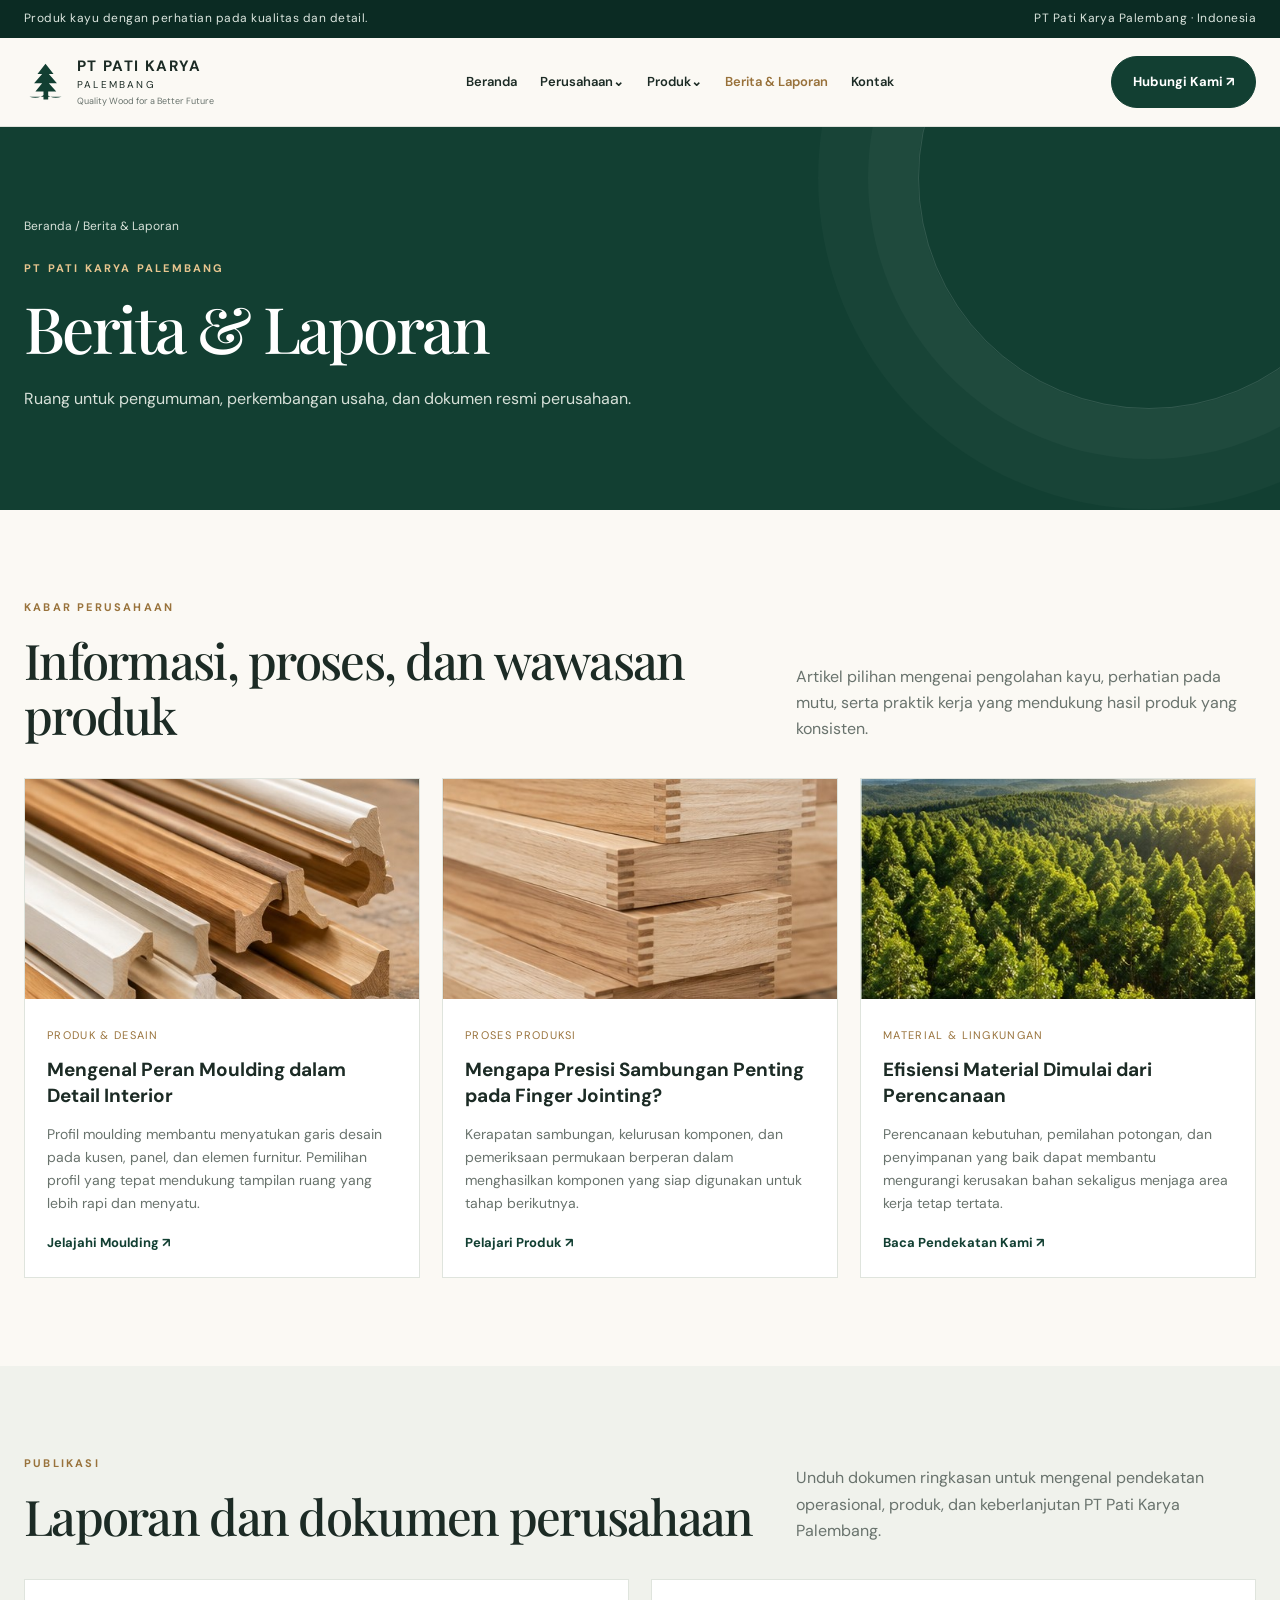
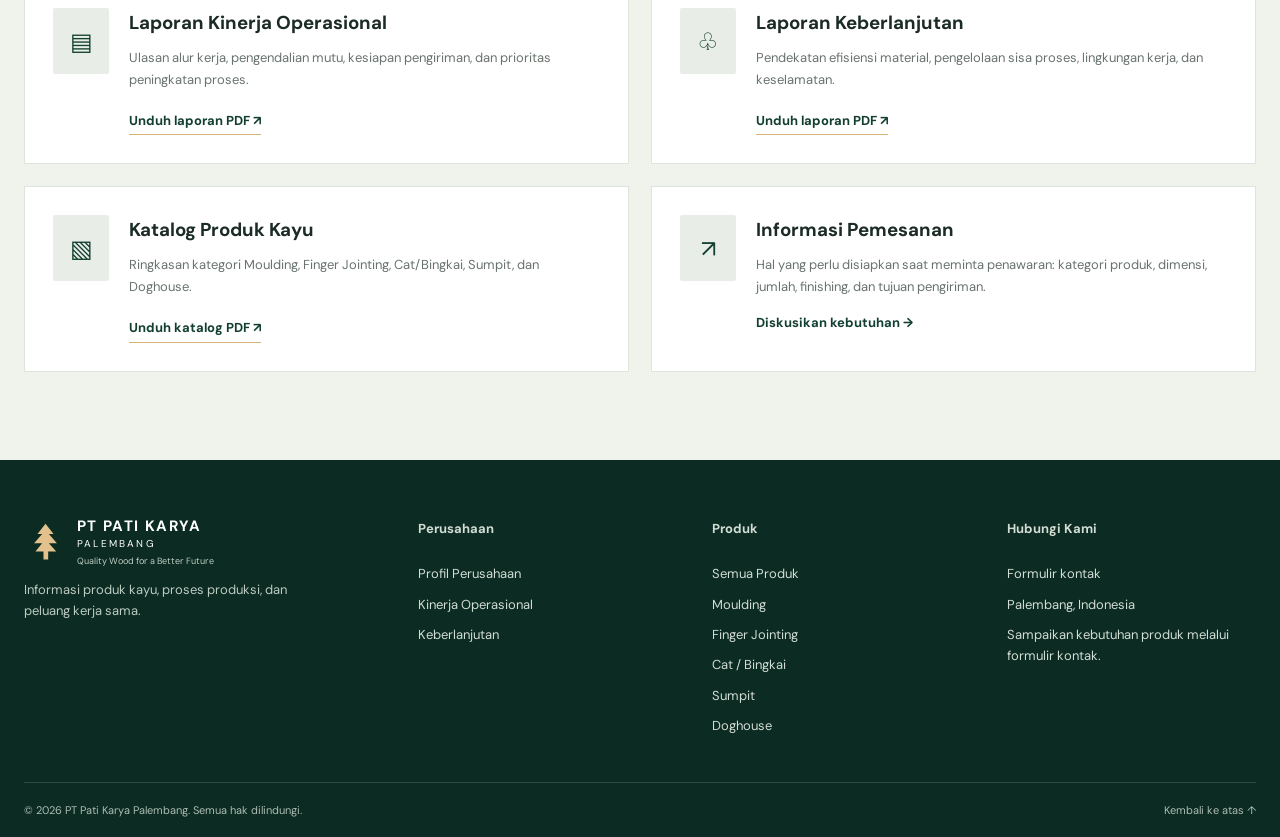
<file: berita.html>
<!DOCTYPE html>
<html lang="id">
 <head>
  <meta charset="utf-8"/>
  <meta content="width=device-width,initial-scale=1" name="viewport"/>
  <meta content="Informasi PT Pati Karya Palembang" name="description"/>
  <meta content="#123f32" name="theme-color"/>
  <title>
   Berita &amp; Laporan | PT Pati Karya Palembang
  </title>
  <link href="assets/css/style.css" rel="stylesheet"/>
 </head>
 <body id="top">
  <div class="topbar">
   <div class="container">
    <span>
     Produk kayu dengan perhatian pada kualitas dan detail.
    </span>
    <span>
     PT Pati Karya Palembang · Indonesia
    </span>
   </div>
  </div>
  <header class="header">
   <div class="container nav">
    <a class="brand" href="index.html">
     <span class="brand-mark">
      <svg viewBox="0 0 64 64">
       <path d="M32 5 20 20h7L15 34h12L17 46h12v12h7V46h12L37 34h12L37 20h7L32 5Z">
       </path>
       <path d="M8 54c10 3 17 1 24-4 7 5 14 7 24 4">
       </path>
      </svg>
     </span>
     <span class="brand-copy">
      <strong>
       PT PATI KARYA
      </strong>
      <small>
       PALEMBANG
      </small>
      <em>
       Quality Wood for a Better Future
      </em>
     </span>
    </a>
    <button aria-expanded="false" aria-label="Buka navigasi" class="menu-toggle">
     ☰
    </button>
    <nav class="navlinks">
     <a class="" href="index.html">
      Beranda
     </a>
     <div class="navgroup">
      <button aria-haspopup="true" type="button">
       Perusahaan⌄
      </button>
      <div class="dropdown">
       <a href="perusahaan.html">
        Profil Perusahaan
       </a>
       <a href="kinerja.html">
        Kinerja Operasional
       </a>
       <a href="keberlanjutan.html">
        Keberlanjutan
       </a>
      </div>
     </div>
     <div class="navgroup">
      <button aria-haspopup="true" type="button">
       Produk⌄
      </button>
      <div class="dropdown">
       <a href="produk.html">
        Semua Produk
       </a>
       <a href="produk/moulding.html">
        Moulding
       </a>
       <a href="produk/finger-jointing.html">
        Finger Jointing
       </a>
       <a href="produk/cat-bingkai.html">
        Cat / Bingkai
       </a>
       <a href="produk/sumpit.html">
        Sumpit
       </a>
       <a href="produk/doghouse.html">
        Doghouse
       </a>
      </div>
     </div>
     <a class="current" href="berita.html">
      Berita &amp; Laporan
     </a>
     <a class="" href="kontak.html">
      Kontak
     </a>
    </nav>
    <a class="nav-cta" href="kontak.html">
     Hubungi Kami ↗
    </a>
   </div>
  </header>
  <main>
   <section class="page-hero">
    <div class="container">
     <div class="breadcrumb">
      <a href="index.html">
       Beranda
      </a>
      / Berita &amp; Laporan
     </div>
     <p class="eyebrow light">
      PT PATI KARYA PALEMBANG
     </p>
     <h1>
      Berita &amp; Laporan
     </h1>
     <p>
      Ruang untuk pengumuman, perkembangan usaha, dan dokumen resmi perusahaan.
     </p>
    </div>
   </section>
   <section class="section">
    <div class="container">
     <div class="section-head">
      <div>
       <p class="eyebrow">
        KABAR PERUSAHAAN
       </p>
       <h2>
        Informasi, proses, dan wawasan produk
       </h2>
      </div>
      <p>
       Artikel pilihan mengenai pengolahan kayu, perhatian pada mutu, serta praktik kerja yang mendukung hasil produk yang konsisten.
      </p>
     </div>
     <div class="grid news-grid">
      <article class="news-card">
       <img alt="Profil moulding kayu dengan detail permukaan" src="assets/img/moulding.jpg"/>
       <div class="news-body">
        <span class="date">
         PRODUK &amp; DESAIN
        </span>
        <h3>
         Mengenal Peran Moulding dalam Detail Interior
        </h3>
        <p>
         Profil moulding membantu menyatukan garis desain pada kusen, panel, dan elemen furnitur. Pemilihan profil yang tepat mendukung tampilan ruang yang lebih rapi dan menyatu.
        </p>
        <a class="text-link" href="produk/moulding.html">
         Jelajahi Moulding ↗
        </a>
       </div>
      </article>
      <article class="news-card">
       <img alt="Sambungan finger joint pada komponen kayu" src="assets/img/finger-jointing.jpg"/>
       <div class="news-body">
        <span class="date">
         PROSES PRODUKSI
        </span>
        <h3>
         Mengapa Presisi Sambungan Penting pada Finger Jointing?
        </h3>
        <p>
         Kerapatan sambungan, kelurusan komponen, dan pemeriksaan permukaan berperan dalam menghasilkan komponen yang siap digunakan untuk tahap berikutnya.
        </p>
        <a class="text-link" href="produk/finger-jointing.html">
         Pelajari Produk ↗
        </a>
       </div>
      </article>
      <article class="news-card">
       <img alt="Hutan tanaman di bawah cahaya matahari" src="assets/img/forest.jpg"/>
       <div class="news-body">
        <span class="date">
         MATERIAL &amp; LINGKUNGAN
        </span>
        <h3>
         Efisiensi Material Dimulai dari Perencanaan
        </h3>
        <p>
         Perencanaan kebutuhan, pemilahan potongan, dan penyimpanan yang baik dapat membantu mengurangi kerusakan bahan sekaligus menjaga area kerja tetap tertata.
        </p>
        <a class="text-link" href="keberlanjutan.html">
         Baca Pendekatan Kami ↗
        </a>
       </div>
      </article>
     </div>
    </div>
   </section>
   <section class="section alt">
    <div class="container">
     <div class="section-head">
      <div>
       <p class="eyebrow">
        PUBLIKASI
       </p>
       <h2>
        Laporan dan dokumen perusahaan
       </h2>
      </div>
      <p>
       Unduh dokumen ringkasan untuk mengenal pendekatan operasional, produk, dan keberlanjutan PT Pati Karya Palembang.
      </p>
     </div>
     <div class="grid report-grid">
      <article class="report-card">
       <div class="report-icon">
        ▤
       </div>
       <div>
        <h3>
         Laporan Kinerja Operasional
        </h3>
        <p>
         Ulasan alur kerja, pengendalian mutu, kesiapan pengiriman, dan prioritas peningkatan proses.
        </p>
        <a class="report-download" download="" href="assets/reports/Laporan_Kinerja_Operasional.pdf">
         Unduh laporan PDF ↗
        </a>
       </div>
      </article>
      <article class="report-card">
       <div class="report-icon">
        ♧
       </div>
       <div>
        <h3>
         Laporan Keberlanjutan
        </h3>
        <p>
         Pendekatan efisiensi material, pengelolaan sisa proses, lingkungan kerja, dan keselamatan.
        </p>
        <a class="report-download" download="" href="assets/reports/Laporan_Keberlanjutan.pdf">
         Unduh laporan PDF ↗
        </a>
       </div>
      </article>
      <article class="report-card">
       <div class="report-icon">
        ▧
       </div>
       <div>
        <h3>
         Katalog Produk Kayu
        </h3>
        <p>
         Ringkasan kategori Moulding, Finger Jointing, Cat/Bingkai, Sumpit, dan Doghouse.
        </p>
        <a class="report-download" download="" href="assets/reports/Katalog_Produk.pdf">
         Unduh katalog PDF ↗
        </a>
       </div>
      </article>
      <article class="report-card">
       <div class="report-icon">
        ↗
       </div>
       <div>
        <h3>
         Informasi Pemesanan
        </h3>
        <p>
         Hal yang perlu disiapkan saat meminta penawaran: kategori produk, dimensi, jumlah, finishing, dan tujuan pengiriman.
        </p>
        <a class="text-link" href="kontak.html">
         Diskusikan kebutuhan →
        </a>
       </div>
      </article>
     </div>
    </div>
   </section>
  </main>
  <footer class="footer">
   <div class="container footer-main">
    <div>
     <a class="brand brand-footer" href="index.html">
      <span class="brand-mark">
       <svg viewBox="0 0 64 64">
        <path d="M32 5 20 20h7L15 34h12L17 46h12v12h7V46h12L37 34h12L37 20h7L32 5Z">
        </path>
       </svg>
      </span>
      <span class="brand-copy">
       <strong>
        PT PATI KARYA
       </strong>
       <small>
        PALEMBANG
       </small>
       <em>
        Quality Wood for a Better Future
       </em>
      </span>
     </a>
     <p class="footer-tagline">
      Informasi produk kayu, proses produksi, dan peluang kerja sama.
     </p>
    </div>
    <div class="footer-links">
     <h3>
      Perusahaan
     </h3>
     <a href="perusahaan.html">
      Profil Perusahaan
     </a>
     <a href="kinerja.html">
      Kinerja Operasional
     </a>
     <a href="keberlanjutan.html">
      Keberlanjutan
     </a>
    </div>
    <div class="footer-links">
     <h3>
      Produk
     </h3>
     <a href="produk.html">
      Semua Produk
     </a>
     <a href="produk/moulding.html">
      Moulding
     </a>
     <a href="produk/finger-jointing.html">
      Finger Jointing
     </a>
     <a href="produk/cat-bingkai.html">
      Cat / Bingkai
     </a>
     <a href="produk/sumpit.html">
      Sumpit
     </a>
     <a href="produk/doghouse.html">
      Doghouse
     </a>
    </div>
    <div class="footer-links">
     <h3>
      Hubungi Kami
     </h3>
     <a href="kontak.html">
      Formulir kontak
     </a>
     <span>
      Palembang, Indonesia
     </span>
     <span>
      Sampaikan kebutuhan produk melalui formulir kontak.
     </span>
    </div>
   </div>
   <div class="container footer-bottom">
    <span>
     ©
     <span data-year="">
     </span>
     PT Pati Karya Palembang. Semua hak dilindungi.
    </span>
    <a href="#top">
     Kembali ke atas ↑
    </a>
   </div>
  </footer>
  <script src="assets/js/main.js">
  </script>
 </body>
</html>
</file>
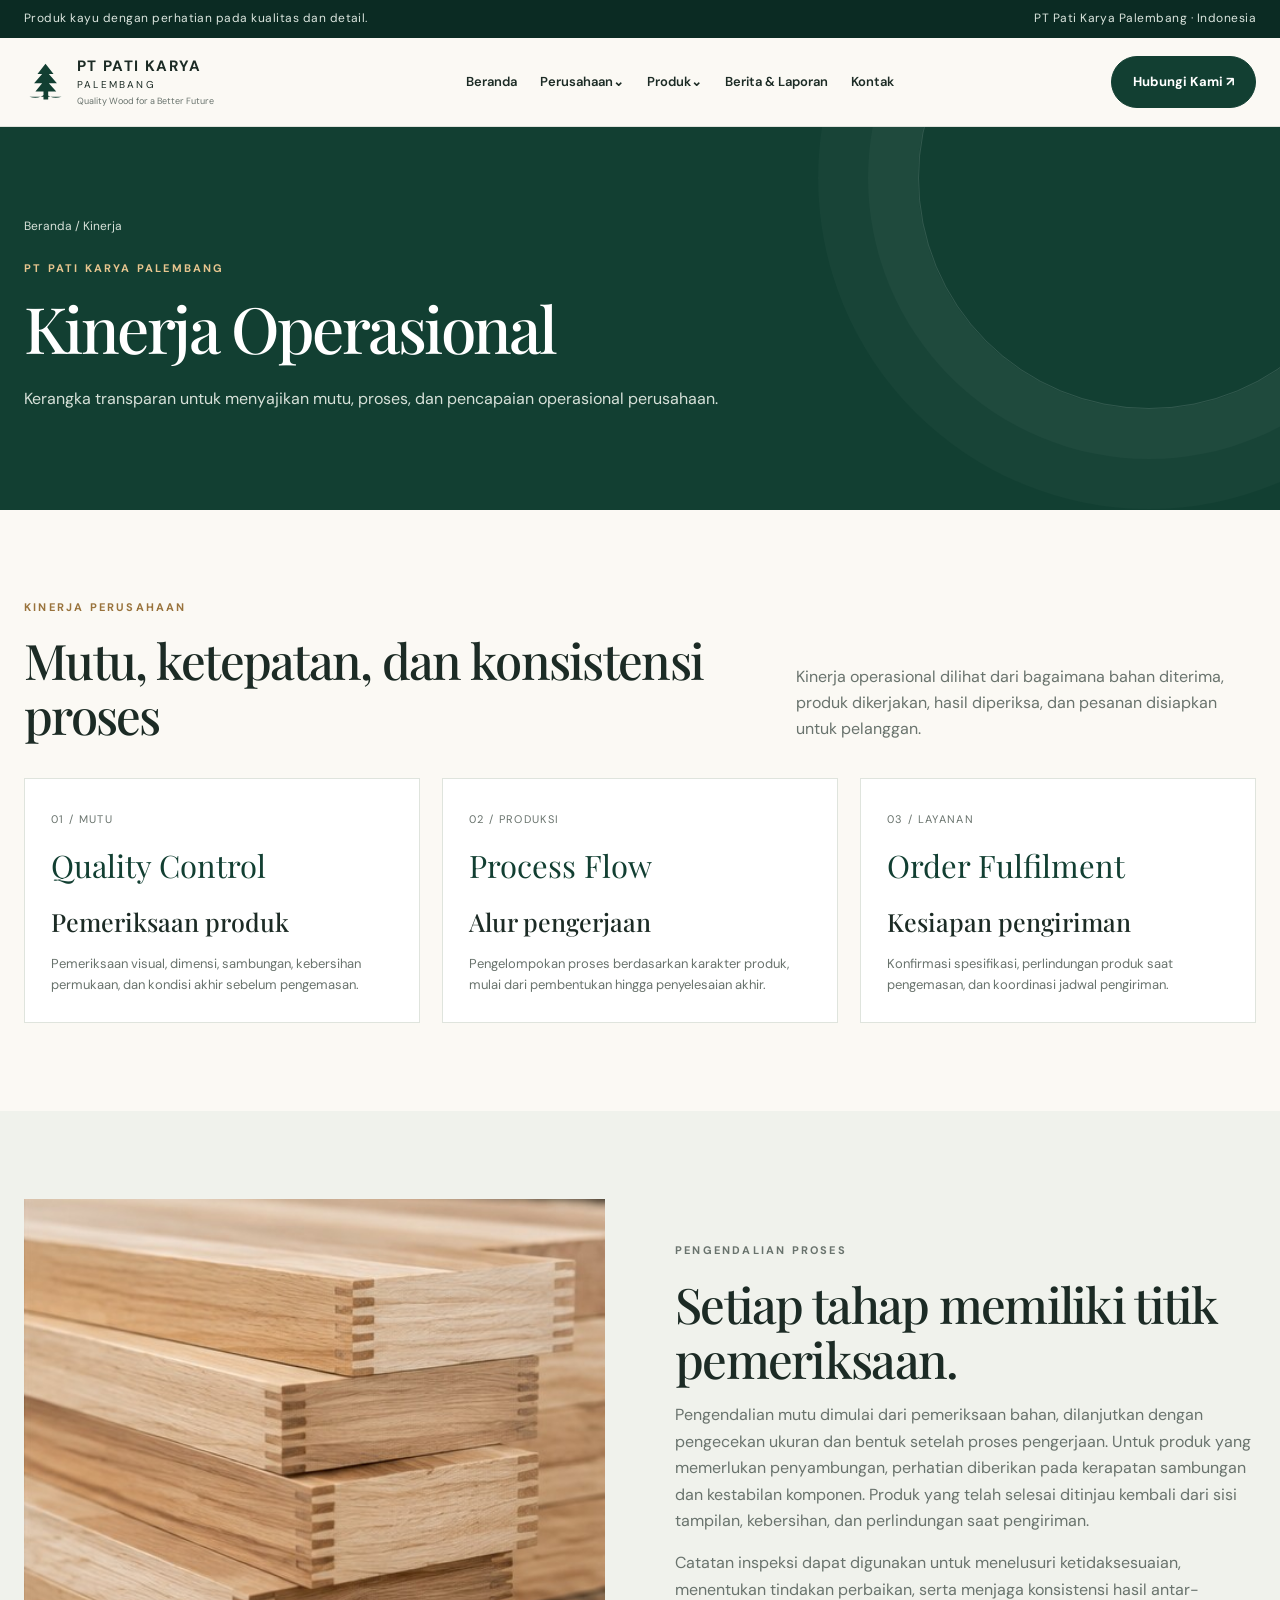
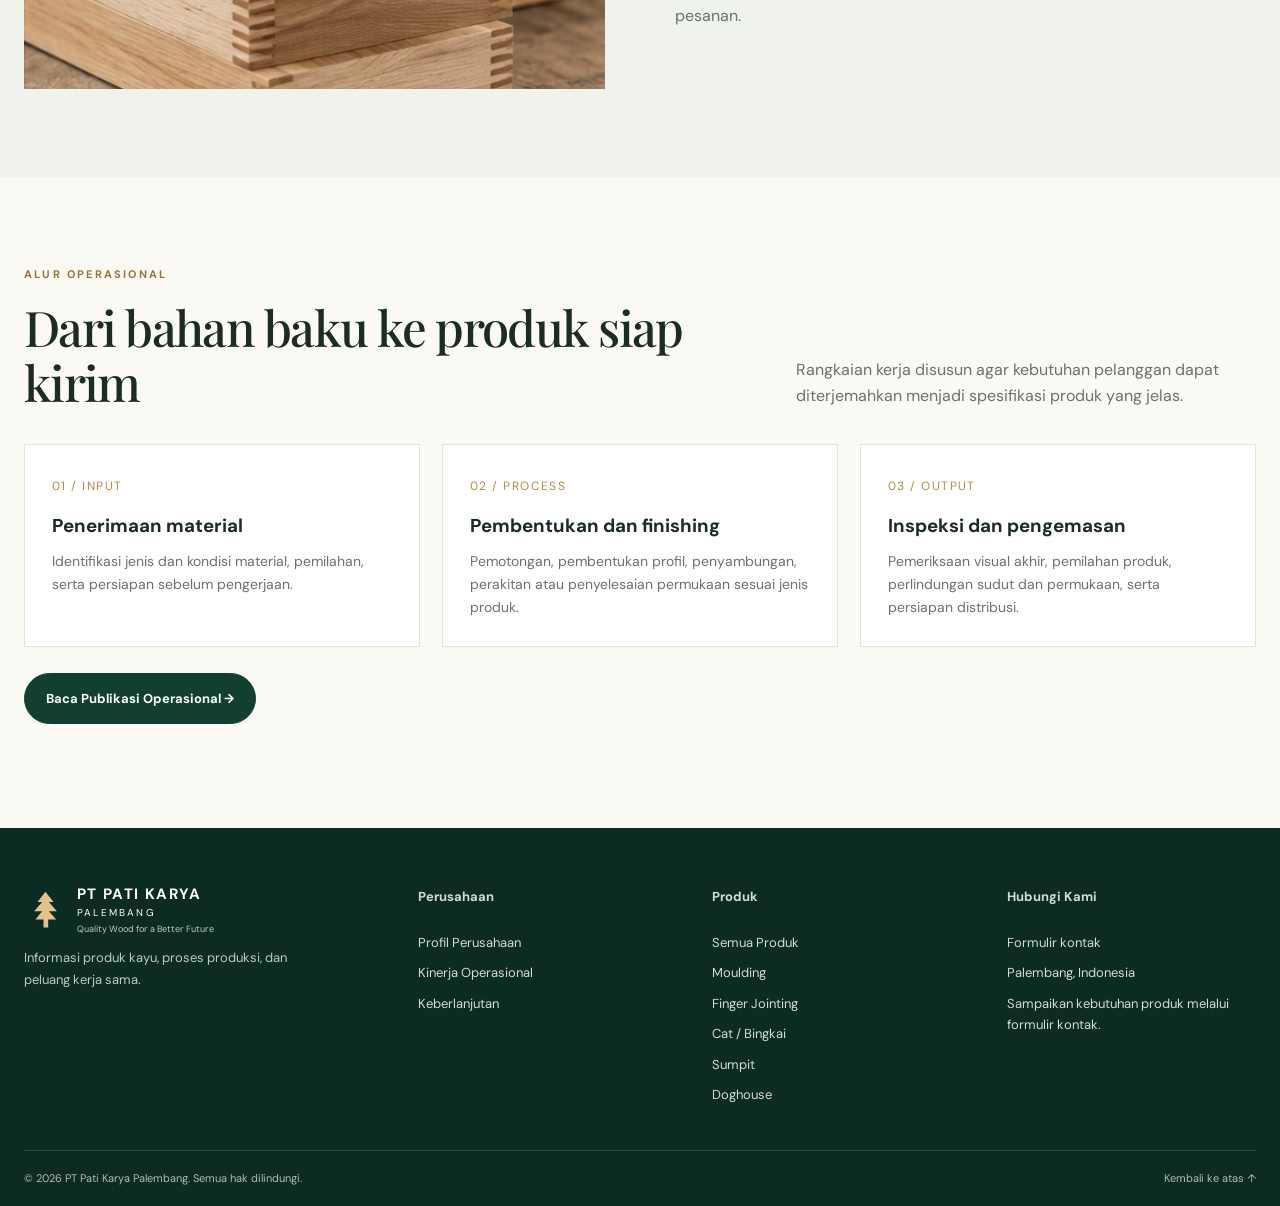
<file: kinerja.html>
<!DOCTYPE html>
<html lang="id">
 <head>
  <meta charset="utf-8"/>
  <meta content="width=device-width,initial-scale=1" name="viewport"/>
  <meta content="Informasi PT Pati Karya Palembang" name="description"/>
  <meta content="#123f32" name="theme-color"/>
  <title>
   Kinerja Operasional | PT Pati Karya Palembang
  </title>
  <link href="assets/css/style.css" rel="stylesheet"/>
 </head>
 <body id="top">
  <div class="topbar">
   <div class="container">
    <span>
     Produk kayu dengan perhatian pada kualitas dan detail.
    </span>
    <span>
     PT Pati Karya Palembang · Indonesia
    </span>
   </div>
  </div>
  <header class="header">
   <div class="container nav">
    <a class="brand" href="index.html">
     <span class="brand-mark">
      <svg viewBox="0 0 64 64">
       <path d="M32 5 20 20h7L15 34h12L17 46h12v12h7V46h12L37 34h12L37 20h7L32 5Z">
       </path>
       <path d="M8 54c10 3 17 1 24-4 7 5 14 7 24 4">
       </path>
      </svg>
     </span>
     <span class="brand-copy">
      <strong>
       PT PATI KARYA
      </strong>
      <small>
       PALEMBANG
      </small>
      <em>
       Quality Wood for a Better Future
      </em>
     </span>
    </a>
    <button aria-expanded="false" aria-label="Buka navigasi" class="menu-toggle">
     ☰
    </button>
    <nav class="navlinks">
     <a class="" href="index.html">
      Beranda
     </a>
     <div class="navgroup">
      <button aria-haspopup="true" type="button">
       Perusahaan⌄
      </button>
      <div class="dropdown">
       <a href="perusahaan.html">
        Profil Perusahaan
       </a>
       <a href="kinerja.html">
        Kinerja Operasional
       </a>
       <a href="keberlanjutan.html">
        Keberlanjutan
       </a>
      </div>
     </div>
     <div class="navgroup">
      <button aria-haspopup="true" type="button">
       Produk⌄
      </button>
      <div class="dropdown">
       <a href="produk.html">
        Semua Produk
       </a>
       <a href="produk/moulding.html">
        Moulding
       </a>
       <a href="produk/finger-jointing.html">
        Finger Jointing
       </a>
       <a href="produk/cat-bingkai.html">
        Cat / Bingkai
       </a>
       <a href="produk/sumpit.html">
        Sumpit
       </a>
       <a href="produk/doghouse.html">
        Doghouse
       </a>
      </div>
     </div>
     <a class="" href="berita.html">
      Berita &amp; Laporan
     </a>
     <a class="" href="kontak.html">
      Kontak
     </a>
    </nav>
    <a class="nav-cta" href="kontak.html">
     Hubungi Kami ↗
    </a>
   </div>
  </header>
  <main>
   <section class="page-hero">
    <div class="container">
     <div class="breadcrumb">
      <a href="index.html">
       Beranda
      </a>
      / Kinerja
     </div>
     <p class="eyebrow light">
      PT PATI KARYA PALEMBANG
     </p>
     <h1>
      Kinerja Operasional
     </h1>
     <p>
      Kerangka transparan untuk menyajikan mutu, proses, dan pencapaian operasional perusahaan.
     </p>
    </div>
   </section>
   <section class="section">
    <div class="container">
     <div class="section-head">
      <div>
       <p class="eyebrow">
        KINERJA PERUSAHAAN
       </p>
       <h2>
        Mutu, ketepatan, dan konsistensi proses
       </h2>
      </div>
      <p>
       Kinerja operasional dilihat dari bagaimana bahan diterima, produk dikerjakan, hasil diperiksa, dan pesanan disiapkan untuk pelanggan.
      </p>
     </div>
     <div class="grid data-grid">
      <article class="data-card">
       <span class="label">
        01 / Mutu
       </span>
       <div class="kpi-value">
        Quality Control
       </div>
       <h3>
        Pemeriksaan produk
       </h3>
       <p>
        Pemeriksaan visual, dimensi, sambungan, kebersihan permukaan, dan kondisi akhir sebelum pengemasan.
       </p>
      </article>
      <article class="data-card">
       <span class="label">
        02 / Produksi
       </span>
       <div class="kpi-value">
        Process Flow
       </div>
       <h3>
        Alur pengerjaan
       </h3>
       <p>
        Pengelompokan proses berdasarkan karakter produk, mulai dari pembentukan hingga penyelesaian akhir.
       </p>
      </article>
      <article class="data-card">
       <span class="label">
        03 / Layanan
       </span>
       <div class="kpi-value">
        Order Fulfilment
       </div>
       <h3>
        Kesiapan pengiriman
       </h3>
       <p>
        Konfirmasi spesifikasi, perlindungan produk saat pengemasan, dan koordinasi jadwal pengiriman.
       </p>
      </article>
     </div>
    </div>
   </section>
   <section class="section alt">
    <div class="container split">
     <img alt="Detail sambungan finger joint pada papan kayu" class="split-image" src="assets/img/finger-jointing.jpg"/>
     <div class="split-copy">
      <p class="eyebrow">
       PENGENDALIAN PROSES
      </p>
      <h2>
       Setiap tahap memiliki titik pemeriksaan.
      </h2>
      <p>
       Pengendalian mutu dimulai dari pemeriksaan bahan, dilanjutkan dengan pengecekan ukuran dan bentuk setelah proses pengerjaan. Untuk produk yang memerlukan penyambungan, perhatian diberikan pada kerapatan sambungan dan kestabilan komponen. Produk yang telah selesai ditinjau kembali dari sisi tampilan, kebersihan, dan perlindungan saat pengiriman.
      </p>
      <p>
       Catatan inspeksi dapat digunakan untuk menelusuri ketidaksesuaian, menentukan tindakan perbaikan, serta menjaga konsistensi hasil antar-pesanan.
      </p>
     </div>
    </div>
   </section>
   <section class="section">
    <div class="container">
     <div class="section-head">
      <div>
       <p class="eyebrow">
        ALUR OPERASIONAL
       </p>
       <h2>
        Dari bahan baku ke produk siap kirim
       </h2>
      </div>
      <p>
       Rangkaian kerja disusun agar kebutuhan pelanggan dapat diterjemahkan menjadi spesifikasi produk yang jelas.
      </p>
     </div>
     <div class="grid feature-grid">
      <article class="feature">
       <span class="num">
        01 / INPUT
       </span>
       <h3>
        Penerimaan material
       </h3>
       <p>
        Identifikasi jenis dan kondisi material, pemilahan, serta persiapan sebelum pengerjaan.
       </p>
      </article>
      <article class="feature">
       <span class="num">
        02 / PROCESS
       </span>
       <h3>
        Pembentukan dan finishing
       </h3>
       <p>
        Pemotongan, pembentukan profil, penyambungan, perakitan atau penyelesaian permukaan sesuai jenis produk.
       </p>
      </article>
      <article class="feature">
       <span class="num">
        03 / OUTPUT
       </span>
       <h3>
        Inspeksi dan pengemasan
       </h3>
       <p>
        Pemeriksaan visual akhir, pemilahan produk, perlindungan sudut dan permukaan, serta persiapan distribusi.
       </p>
      </article>
     </div>
     <p style="margin-top:26px">
      <a class="btn" href="berita.html">
       Baca Publikasi Operasional →
      </a>
     </p>
    </div>
   </section>
  </main>
  <footer class="footer">
   <div class="container footer-main">
    <div>
     <a class="brand brand-footer" href="index.html">
      <span class="brand-mark">
       <svg viewBox="0 0 64 64">
        <path d="M32 5 20 20h7L15 34h12L17 46h12v12h7V46h12L37 34h12L37 20h7L32 5Z">
        </path>
       </svg>
      </span>
      <span class="brand-copy">
       <strong>
        PT PATI KARYA
       </strong>
       <small>
        PALEMBANG
       </small>
       <em>
        Quality Wood for a Better Future
       </em>
      </span>
     </a>
     <p class="footer-tagline">
      Informasi produk kayu, proses produksi, dan peluang kerja sama.
     </p>
    </div>
    <div class="footer-links">
     <h3>
      Perusahaan
     </h3>
     <a href="perusahaan.html">
      Profil Perusahaan
     </a>
     <a href="kinerja.html">
      Kinerja Operasional
     </a>
     <a href="keberlanjutan.html">
      Keberlanjutan
     </a>
    </div>
    <div class="footer-links">
     <h3>
      Produk
     </h3>
     <a href="produk.html">
      Semua Produk
     </a>
     <a href="produk/moulding.html">
      Moulding
     </a>
     <a href="produk/finger-jointing.html">
      Finger Jointing
     </a>
     <a href="produk/cat-bingkai.html">
      Cat / Bingkai
     </a>
     <a href="produk/sumpit.html">
      Sumpit
     </a>
     <a href="produk/doghouse.html">
      Doghouse
     </a>
    </div>
    <div class="footer-links">
     <h3>
      Hubungi Kami
     </h3>
     <a href="kontak.html">
      Formulir kontak
     </a>
     <span>
      Palembang, Indonesia
     </span>
     <span>
      Sampaikan kebutuhan produk melalui formulir kontak.
     </span>
    </div>
   </div>
   <div class="container footer-bottom">
    <span>
     ©
     <span data-year="">
     </span>
     PT Pati Karya Palembang. Semua hak dilindungi.
    </span>
    <a href="#top">
     Kembali ke atas ↑
    </a>
   </div>
  </footer>
  <script src="assets/js/main.js">
  </script>
 </body>
</html>
</file>
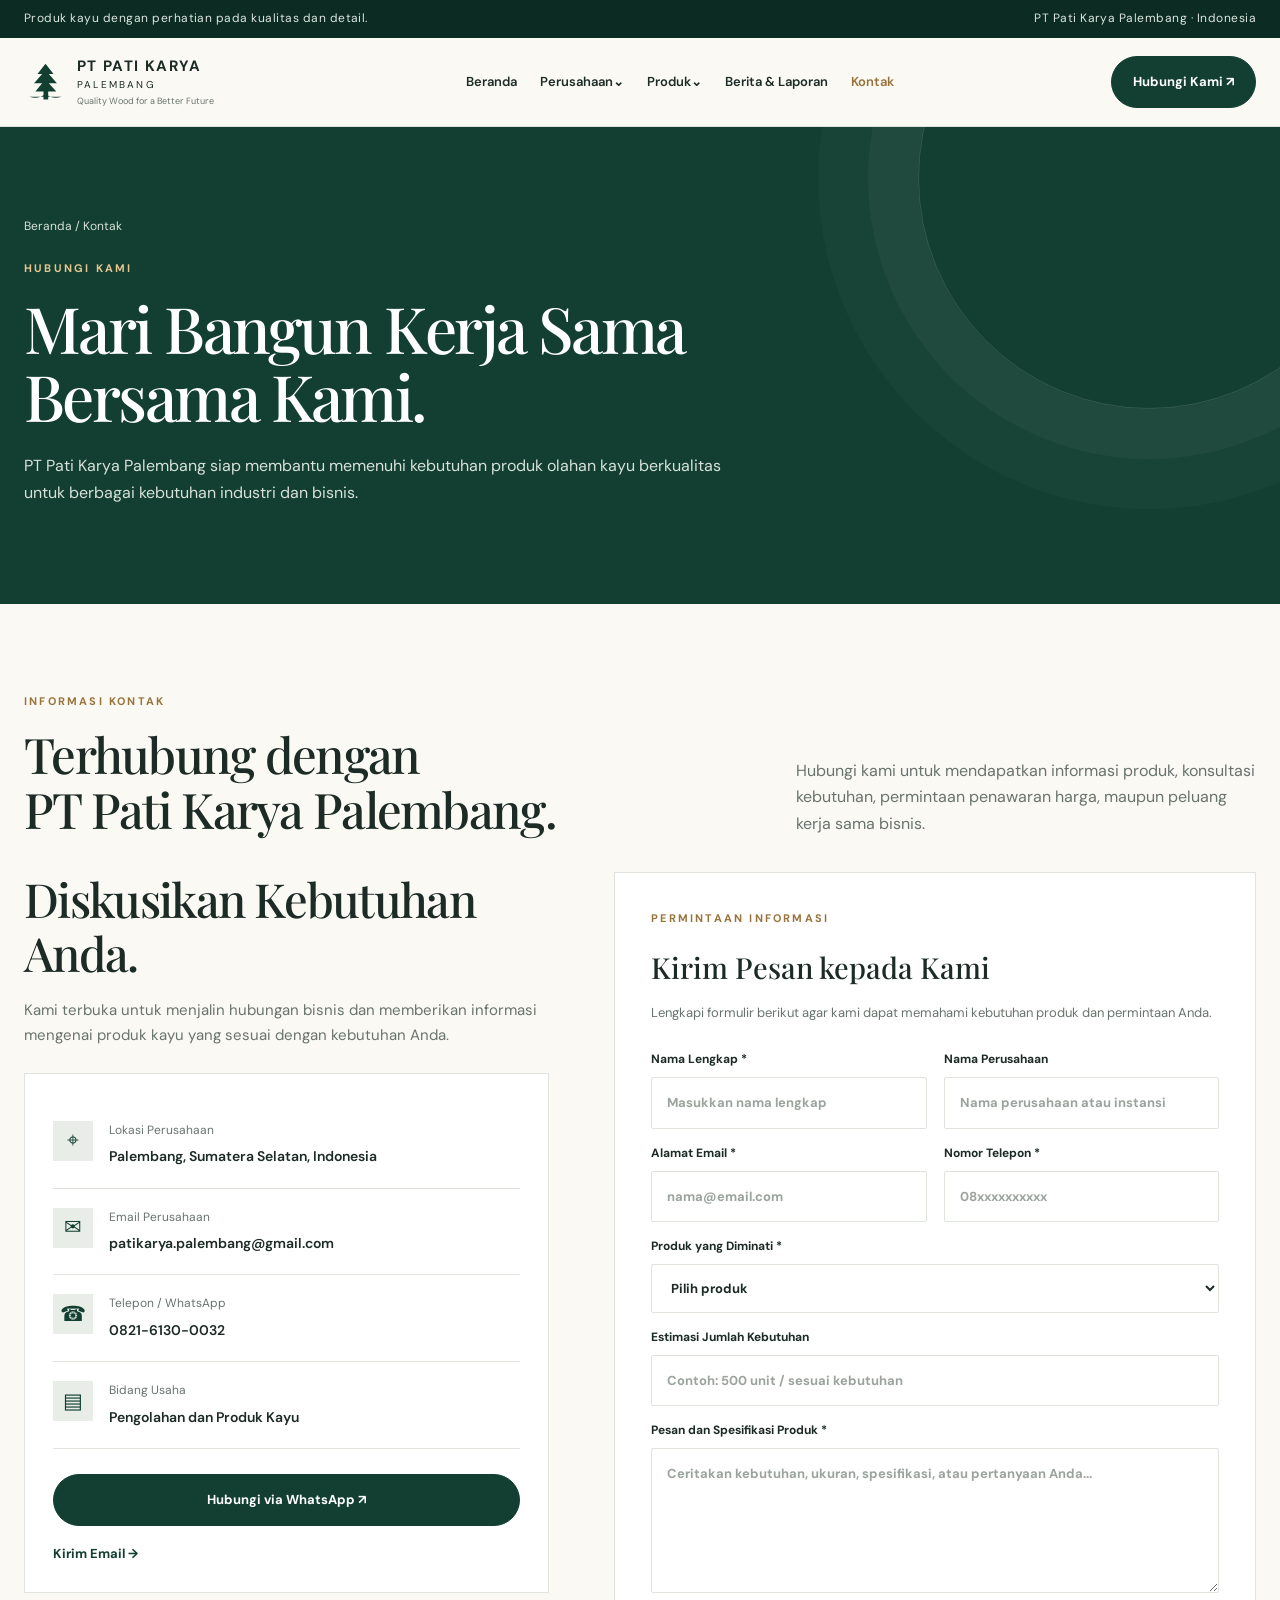
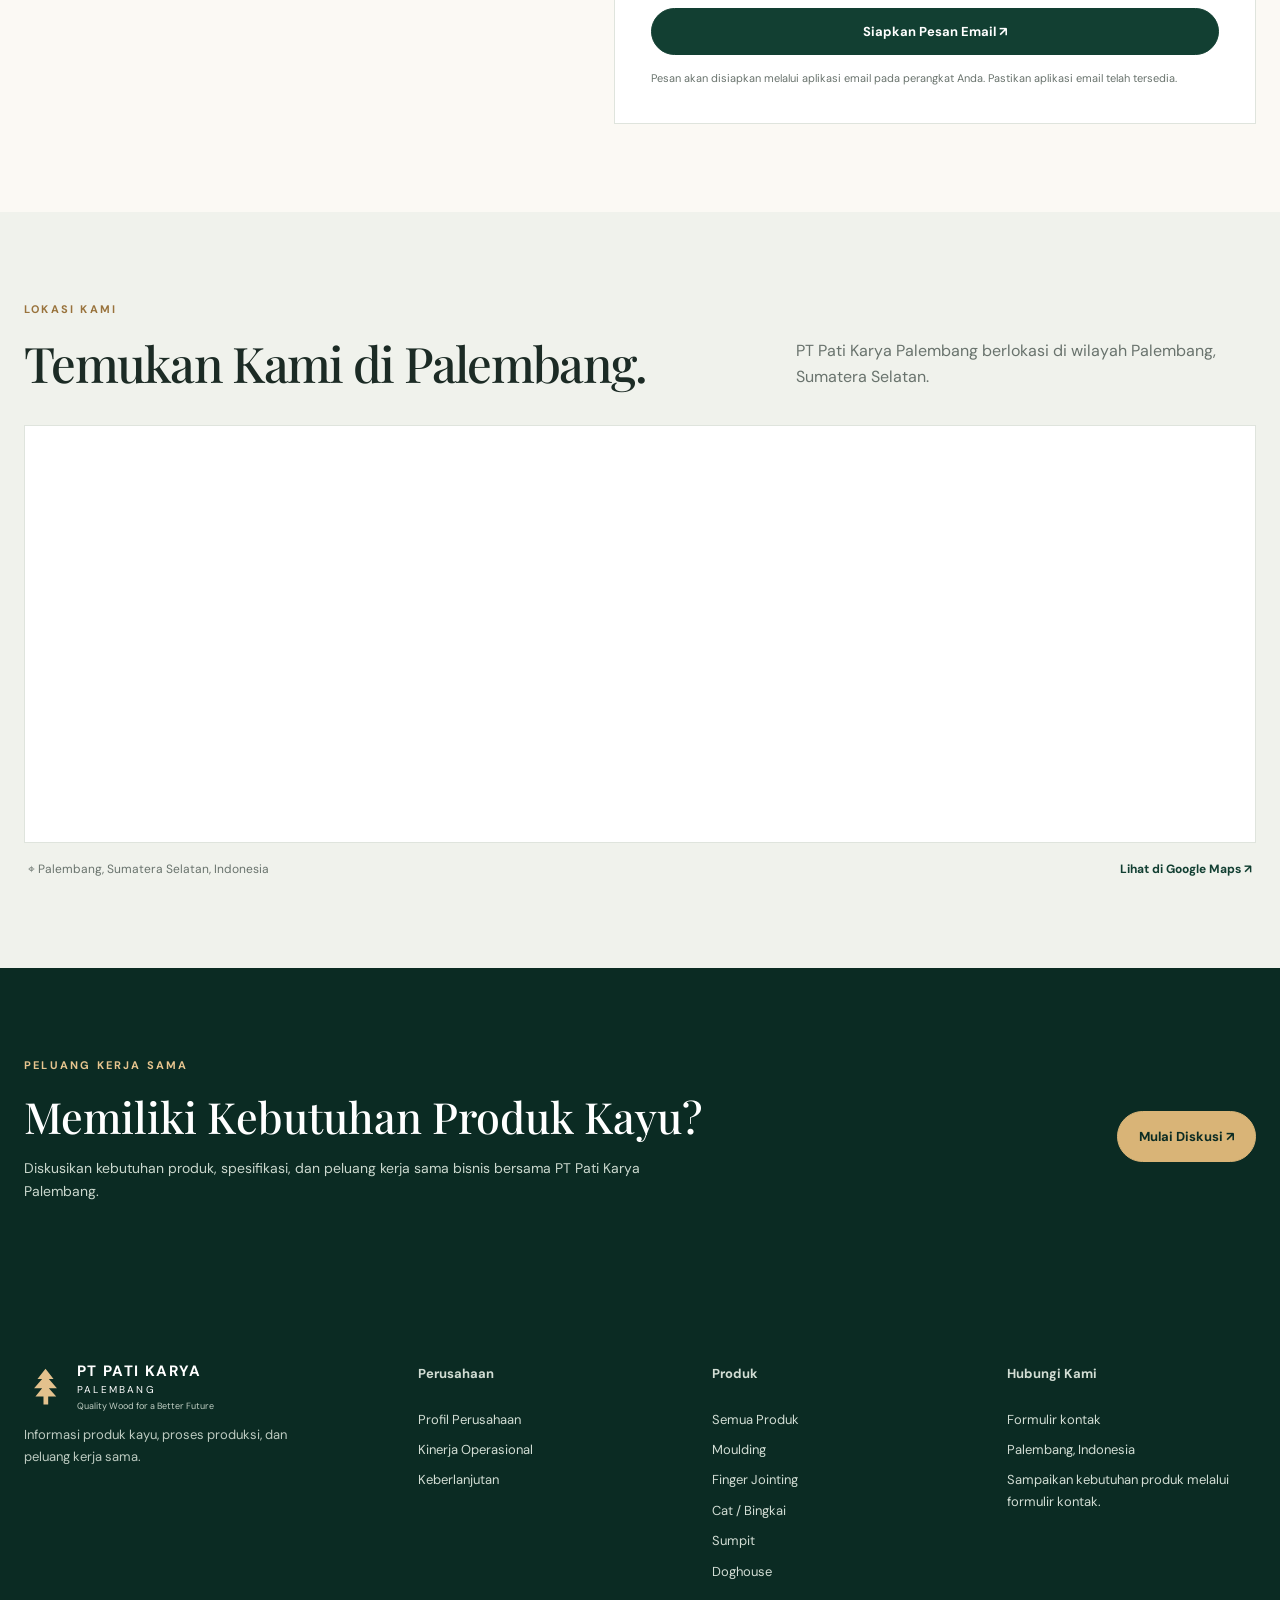
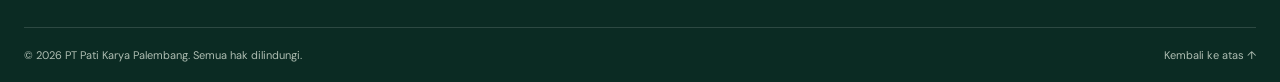
<file: kontak.html>
<!DOCTYPE html>
<html lang="id">
 <head>
  <meta charset="utf-8"/>
  <meta content="width=device-width,initial-scale=1" name="viewport"/>
  <meta content="Informasi PT Pati Karya Palembang" name="description"/>
  <meta content="#123f32" name="theme-color"/>
  <title>
   Kontak | PT Pati Karya Palembang
  </title>
  <link href="assets/css/style.css" rel="stylesheet"/>
 </head>
 <body id="top">
  <div class="topbar">
   <div class="container">
    <span>
     Produk kayu dengan perhatian pada kualitas dan detail.
    </span>
    <span>
     PT Pati Karya Palembang · Indonesia
    </span>
   </div>
  </div>
  <header class="header">
   <div class="container nav">
    <a class="brand" href="index.html">
     <span class="brand-mark">
      <svg viewBox="0 0 64 64">
       <path d="M32 5 20 20h7L15 34h12L17 46h12v12h7V46h12L37 34h12L37 20h7L32 5Z">
       </path>
       <path d="M8 54c10 3 17 1 24-4 7 5 14 7 24 4">
       </path>
      </svg>
     </span>
     <span class="brand-copy">
      <strong>
       PT PATI KARYA
      </strong>
      <small>
       PALEMBANG
      </small>
      <em>
       Quality Wood for a Better Future
      </em>
     </span>
    </a>
    <button aria-expanded="false" aria-label="Buka navigasi" class="menu-toggle">
     ☰
    </button>
    <nav class="navlinks">
     <a class="" href="index.html">
      Beranda
     </a>
     <div class="navgroup">
      <button aria-haspopup="true" type="button">
       Perusahaan⌄
      </button>
      <div class="dropdown">
       <a href="perusahaan.html">
        Profil Perusahaan
       </a>
       <a href="kinerja.html">
        Kinerja Operasional
       </a>
       <a href="keberlanjutan.html">
        Keberlanjutan
       </a>
      </div>
     </div>
     <div class="navgroup">
      <button aria-haspopup="true" type="button">
       Produk⌄
      </button>
      <div class="dropdown">
       <a href="produk.html">
        Semua Produk
       </a>
       <a href="produk/moulding.html">
        Moulding
       </a>
       <a href="produk/finger-jointing.html">
        Finger Jointing
       </a>
       <a href="produk/cat-bingkai.html">
        Cat / Bingkai
       </a>
       <a href="produk/sumpit.html">
        Sumpit
       </a>
       <a href="produk/doghouse.html">
        Doghouse
       </a>
      </div>
     </div>
     <a class="" href="berita.html">
      Berita &amp; Laporan
     </a>
     <a class="current" href="kontak.html">
      Kontak
     </a>
    </nav>
    <a class="nav-cta" href="kontak.html">
     Hubungi Kami ↗
    </a>
   </div>
  </header>
  <main>
   <!-- PAGE HERO -->
   <section class="page-hero">
    <div class="container">
     <div class="breadcrumb">
      Beranda / Kontak
     </div>
     <p class="eyebrow light">
      HUBUNGI KAMI
     </p>
     <h1>
      Mari Bangun Kerja Sama Bersama Kami.
     </h1>
     <p>
      PT Pati Karya Palembang siap membantu memenuhi kebutuhan
        produk olahan kayu berkualitas untuk berbagai kebutuhan
        industri dan bisnis.
     </p>
    </div>
   </section>
   <!-- CONTACT SECTION -->
   <section class="section contact-section" id="kontak">
    <div class="container">
     <div class="section-head">
      <div>
       <p class="eyebrow">
        INFORMASI KONTAK
       </p>
       <h2>
        Terhubung dengan
        <br/>
        PT Pati Karya Palembang.
       </h2>
      </div>
      <p>
       Hubungi kami untuk mendapatkan informasi produk,
          konsultasi kebutuhan, permintaan penawaran harga,
          maupun peluang kerja sama bisnis.
      </p>
     </div>
     <div class="contact-grid">
      <!-- LEFT: CONTACT INFORMATION -->
      <div class="contact-intro">
       <h2>
        Diskusikan Kebutuhan Anda.
       </h2>
       <p class="contact-description">
        Kami terbuka untuk menjalin hubungan bisnis dan
            memberikan informasi mengenai produk kayu yang
            sesuai dengan kebutuhan Anda.
       </p>
       <div class="contact-box">
        <div class="contact-row">
         <div class="contact-icon">
          ⌖
         </div>
         <div>
          <small>
           Lokasi Perusahaan
          </small>
          <strong>
           Palembang, Sumatera Selatan, Indonesia
          </strong>
         </div>
        </div>
        <div class="contact-row">
         <div class="contact-icon">
          ✉
         </div>
         <div>
          <small>
           Email Perusahaan
          </small>
          <strong>
           <a href="mailto:patikarya.palembang@gmail.com">
            patikarya.palembang@gmail.com
           </a>
          </strong>
         </div>
        </div>
        <div class="contact-row">
         <div class="contact-icon">
          ☎
         </div>
         <div>
          <small>
           Telepon / WhatsApp
          </small>
          <strong>
           <a href="https://wa.me/6282161300032" target="_blank">
            0821-6130-0032
           </a>
          </strong>
         </div>
        </div>
        <div class="contact-row">
         <div class="contact-icon">
          ▤
         </div>
         <div>
          <small>
           Bidang Usaha
          </small>
          <strong>
           Pengolahan dan Produk Kayu
          </strong>
         </div>
        </div>
        <div class="contact-actions">
         <a class="btn" href="https://wa.me/6282161300032" target="_blank">
          Hubungi via WhatsApp ↗
         </a>
         <a class="contact-email-link" href="mailto:patikarya.palembang@gmail.com">
          Kirim Email →
         </a>
        </div>
       </div>
      </div>
      <!-- RIGHT: CONTACT FORM -->
      <div class="contact-form-wrapper">
       <div class="form-heading">
        <p class="eyebrow">
         PERMINTAAN INFORMASI
        </p>
        <h3>
         Kirim Pesan kepada Kami
        </h3>
        <p>
         Lengkapi formulir berikut agar kami dapat memahami
              kebutuhan produk dan permintaan Anda.
        </p>
       </div>
       <form class="form" id="contactForm">
        <div class="form-row">
         <label>
          Nama Lengkap *
          <input name="nama" placeholder="Masukkan nama lengkap" required="" type="text"/>
         </label>
         <label>
          Nama Perusahaan
          <input name="perusahaan" placeholder="Nama perusahaan atau instansi" type="text"/>
         </label>
        </div>
        <div class="form-row">
         <label>
          Alamat Email *
          <input name="email" placeholder="nama@email.com" required="" type="email"/>
         </label>
         <label>
          Nomor Telepon *
          <input name="telepon" placeholder="08xxxxxxxxxx" required="" type="tel"/>
         </label>
        </div>
        <label>
         Produk yang Diminati *
         <select name="produk" required="">
          <option value="">
           Pilih produk
          </option>
          <option value="Moulding">
           Moulding
          </option>
          <option value="Finger Joint">
           Finger Joint
          </option>
          <option value="Bingkai Kayu">
           Bingkai Kayu
          </option>
          <option value="Sumpit Kayu">
           Sumpit Kayu
          </option>
          <option value="Doghouse">
           Doghouse
          </option>
          <option value="Produk Kayu Lainnya">
           Produk Kayu Lainnya
          </option>
         </select>
        </label>
        <label>
         Estimasi Jumlah Kebutuhan
         <input name="jumlah" placeholder="Contoh: 500 unit / sesuai kebutuhan" type="text"/>
        </label>
        <label>
         Pesan dan Spesifikasi Produk *
         <textarea name="pesan" placeholder="Ceritakan kebutuhan, ukuran, spesifikasi, atau pertanyaan Anda..." required=""></textarea>
        </label>
        <button class="btn contact-submit" type="submit">
         Siapkan Pesan Email ↗
        </button>
        <p class="form-note">
         Pesan akan disiapkan melalui aplikasi email pada
              perangkat Anda. Pastikan aplikasi email telah tersedia.
        </p>
       </form>
      </div>
     </div>
    </div>
   </section>
   <!-- MAP SECTION -->
   <section class="section map-section">
    <div class="container">
     <div class="section-head">
      <div>
       <p class="eyebrow">
        LOKASI KAMI
       </p>
       <h2>
        Temukan Kami di Palembang.
       </h2>
      </div>
      <p>
       PT Pati Karya Palembang berlokasi di wilayah
          Palembang, Sumatera Selatan.
      </p>
     </div>
     <div class="map-wrapper">
      <iframe allowfullscreen="" height="400" loading="lazy" referrerpolicy="no-referrer-when-downgrade" src="https://www.google.com/maps?q=Palembang%2C%20Sumatera%20Selatan&amp;output=embed" style="border:0;" title="Peta Palembang Sumatera Selatan" width="100%">
      </iframe>
     </div>
     <div class="map-caption">
      <span>
       ⌖ Palembang, Sumatera Selatan, Indonesia
      </span>
      <a href="https://www.google.com/maps/search/?api=1&amp;query=Palembang%2C+Sumatera+Selatan" target="_blank">
       Lihat di Google Maps ↗
      </a>
     </div>
    </div>
   </section>
   <!-- BUSINESS COLLABORATION -->
   <section class="section collaboration-section">
    <div class="container collaboration-inner">
     <div>
      <p class="eyebrow light">
       PELUANG KERJA SAMA
      </p>
      <h2>
       Memiliki Kebutuhan Produk Kayu?
      </h2>
      <p>
       Diskusikan kebutuhan produk, spesifikasi, dan peluang
          kerja sama bisnis bersama PT Pati Karya Palembang.
      </p>
     </div>
     <a class="btn gold" href="https://wa.me/6282161300032" target="_blank">
      Mulai Diskusi ↗
     </a>
    </div>
   </section>
  </main>
  <!-- CONTACT FORM SCRIPT -->
  <script>
   document.getElementById("contactForm").addEventListener("submit", function(e) {
  e.preventDefault();

  const form = new FormData(this);

  const nama = form.get("nama");
  const perusahaan = form.get("perusahaan") || "-";
  const email = form.get("email");
  const telepon = form.get("telepon");
  const produk = form.get("produk");
  const jumlah = form.get("jumlah") || "-";
  const pesan = form.get("pesan");

  const subject = encodeURIComponent(
    "Permintaan Informasi Produk - " + nama
  );

  const body = encodeURIComponent(
    "Yth. PT Pati Karya Palembang,\n\n" +
    "Saya ingin menyampaikan permintaan informasi produk.\n\n" +
    "Nama: " + nama + "\n" +
    "Perusahaan: " + perusahaan + "\n" +
    "Email: " + email + "\n" +
    "Telepon: " + telepon + "\n" +
    "Produk: " + produk + "\n" +
    "Estimasi Kebutuhan: " + jumlah + "\n\n" +
    "Pesan:\n" + pesan + "\n\n" +
    "Terima kasih."
  );

  window.location.href =
    "mailto:patikarya.palembang@gmail.com?subject=" +
    subject + "&body=" + body;
});
  </script>
  <footer class="footer">
   <div class="container footer-main">
    <div>
     <a class="brand brand-footer" href="index.html">
      <span class="brand-mark">
       <svg viewBox="0 0 64 64">
        <path d="M32 5 20 20h7L15 34h12L17 46h12v12h7V46h12L37 34h12L37 20h7L32 5Z">
        </path>
       </svg>
      </span>
      <span class="brand-copy">
       <strong>
        PT PATI KARYA
       </strong>
       <small>
        PALEMBANG
       </small>
       <em>
        Quality Wood for a Better Future
       </em>
      </span>
     </a>
     <p class="footer-tagline">
      Informasi produk kayu, proses produksi, dan peluang kerja sama.
     </p>
    </div>
    <div class="footer-links">
     <h3>
      Perusahaan
     </h3>
     <a href="perusahaan.html">
      Profil Perusahaan
     </a>
     <a href="kinerja.html">
      Kinerja Operasional
     </a>
     <a href="keberlanjutan.html">
      Keberlanjutan
     </a>
    </div>
    <div class="footer-links">
     <h3>
      Produk
     </h3>
     <a href="produk.html">
      Semua Produk
     </a>
     <a href="produk/moulding.html">
      Moulding
     </a>
     <a href="produk/finger-jointing.html">
      Finger Jointing
     </a>
     <a href="produk/cat-bingkai.html">
      Cat / Bingkai
     </a>
     <a href="produk/sumpit.html">
      Sumpit
     </a>
     <a href="produk/doghouse.html">
      Doghouse
     </a>
    </div>
    <div class="footer-links">
     <h3>
      Hubungi Kami
     </h3>
     <a href="kontak.html">
      Formulir kontak
     </a>
     <span>
      Palembang, Indonesia
     </span>
     <span>
      Sampaikan kebutuhan produk melalui formulir kontak.
     </span>
    </div>
   </div>
   <div class="container footer-bottom">
    <span>
     ©
     <span data-year="">
     </span>
     PT Pati Karya Palembang. Semua hak dilindungi.
    </span>
    <a href="#top">
     Kembali ke atas ↑
    </a>
   </div>
  </footer>
  <script src="assets/js/main.js">
  </script>
 </body>
</html>
</file>
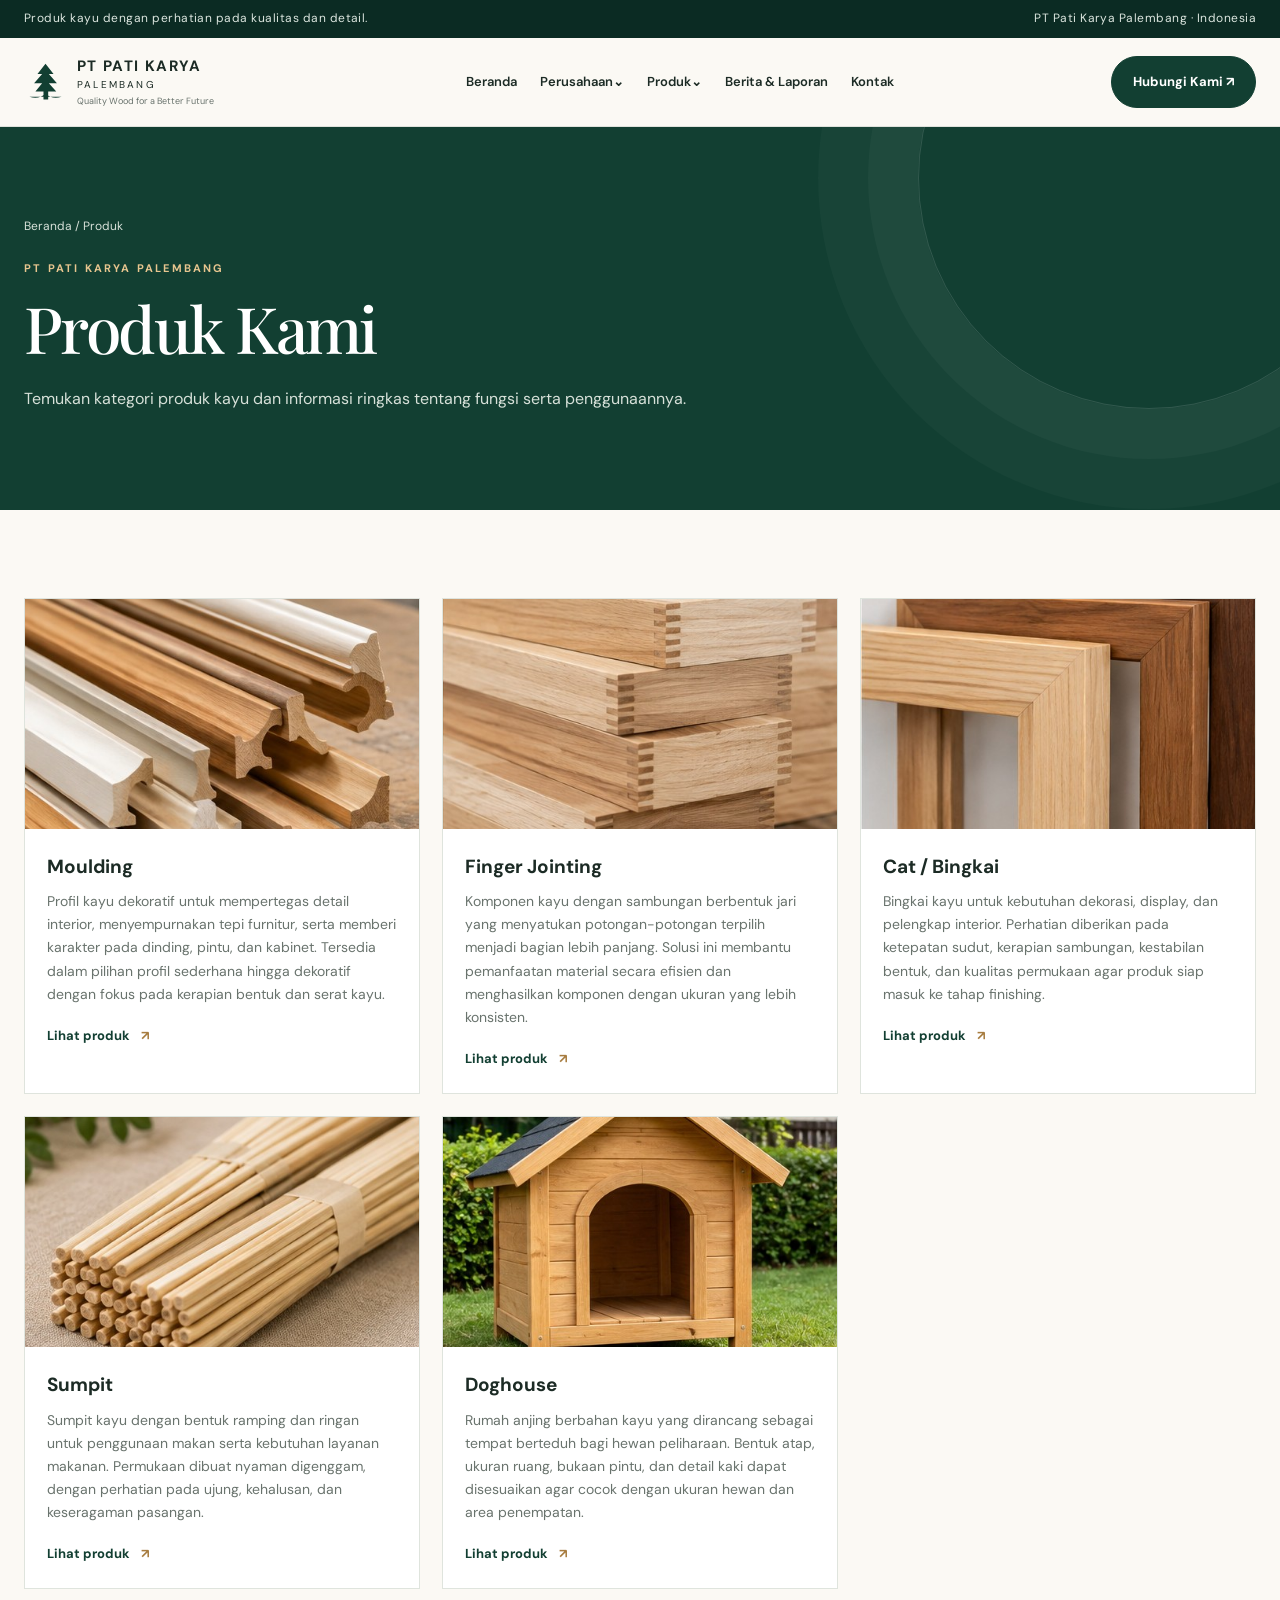
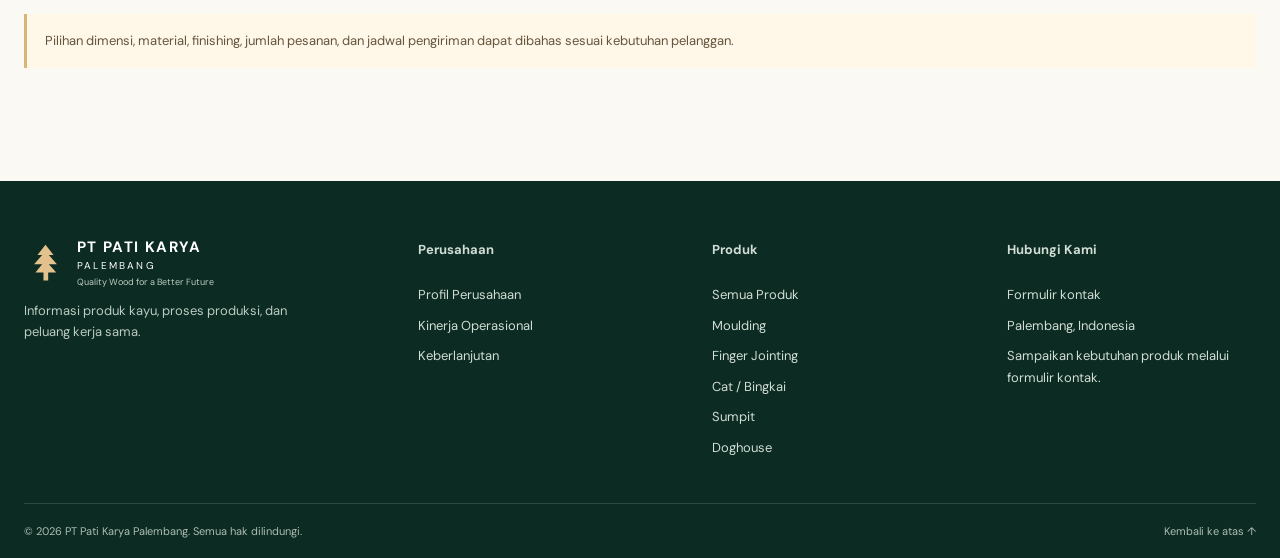
<file: produk.html>
<!DOCTYPE html>
<html lang="id">
 <head>
  <meta charset="utf-8"/>
  <meta content="width=device-width,initial-scale=1" name="viewport"/>
  <meta content="Informasi PT Pati Karya Palembang" name="description"/>
  <meta content="#123f32" name="theme-color"/>
  <title>
   Produk | PT Pati Karya Palembang
  </title>
  <link href="assets/css/style.css" rel="stylesheet"/>
 </head>
 <body id="top">
  <div class="topbar">
   <div class="container">
    <span>
     Produk kayu dengan perhatian pada kualitas dan detail.
    </span>
    <span>
     PT Pati Karya Palembang · Indonesia
    </span>
   </div>
  </div>
  <header class="header">
   <div class="container nav">
    <a class="brand" href="index.html">
     <span class="brand-mark">
      <svg viewBox="0 0 64 64">
       <path d="M32 5 20 20h7L15 34h12L17 46h12v12h7V46h12L37 34h12L37 20h7L32 5Z">
       </path>
       <path d="M8 54c10 3 17 1 24-4 7 5 14 7 24 4">
       </path>
      </svg>
     </span>
     <span class="brand-copy">
      <strong>
       PT PATI KARYA
      </strong>
      <small>
       PALEMBANG
      </small>
      <em>
       Quality Wood for a Better Future
      </em>
     </span>
    </a>
    <button aria-expanded="false" aria-label="Buka navigasi" class="menu-toggle">
     ☰
    </button>
    <nav class="navlinks">
     <a class="" href="index.html">
      Beranda
     </a>
     <div class="navgroup">
      <button aria-haspopup="true" type="button">
       Perusahaan⌄
      </button>
      <div class="dropdown">
       <a href="perusahaan.html">
        Profil Perusahaan
       </a>
       <a href="kinerja.html">
        Kinerja Operasional
       </a>
       <a href="keberlanjutan.html">
        Keberlanjutan
       </a>
      </div>
     </div>
     <div class="navgroup">
      <button aria-haspopup="true" type="button">
       Produk⌄
      </button>
      <div class="dropdown">
       <a href="produk.html">
        Semua Produk
       </a>
       <a href="produk/moulding.html">
        Moulding
       </a>
       <a href="produk/finger-jointing.html">
        Finger Jointing
       </a>
       <a href="produk/cat-bingkai.html">
        Cat / Bingkai
       </a>
       <a href="produk/sumpit.html">
        Sumpit
       </a>
       <a href="produk/doghouse.html">
        Doghouse
       </a>
      </div>
     </div>
     <a class="" href="berita.html">
      Berita &amp; Laporan
     </a>
     <a class="" href="kontak.html">
      Kontak
     </a>
    </nav>
    <a class="nav-cta" href="kontak.html">
     Hubungi Kami ↗
    </a>
   </div>
  </header>
  <main>
   <section class="page-hero">
    <div class="container">
     <div class="breadcrumb">
      <a href="index.html">
       Beranda
      </a>
      / Produk
     </div>
     <p class="eyebrow light">
      PT PATI KARYA PALEMBANG
     </p>
     <h1>
      Produk Kami
     </h1>
     <p>
      Temukan kategori produk kayu dan informasi ringkas tentang fungsi serta penggunaannya.
     </p>
    </div>
   </section>
   <section class="section">
    <div class="container">
     <div class="grid product-grid">
      <article class="card">
       <img alt="Moulding berbahan kayu" src="assets/img/moulding.jpg"/>
       <div class="card-body">
        <h3>
         Moulding
        </h3>
        <p>
         Profil kayu dekoratif untuk mempertegas detail interior, menyempurnakan tepi furnitur, serta memberi karakter pada dinding, pintu, dan kabinet. Tersedia dalam pilihan profil sederhana hingga dekoratif dengan fokus pada kerapian bentuk dan serat kayu.
        </p>
        <a class="text-link" href="produk/moulding.html">
         Lihat produk
         <span>
          ↗
         </span>
        </a>
       </div>
      </article>
      <article class="card">
       <img alt="Finger Jointing berbahan kayu" src="assets/img/finger-jointing.jpg"/>
       <div class="card-body">
        <h3>
         Finger Jointing
        </h3>
        <p>
         Komponen kayu dengan sambungan berbentuk jari yang menyatukan potongan-potongan terpilih menjadi bagian lebih panjang. Solusi ini membantu pemanfaatan material secara efisien dan menghasilkan komponen dengan ukuran yang lebih konsisten.
        </p>
        <a class="text-link" href="produk/finger-jointing.html">
         Lihat produk
         <span>
          ↗
         </span>
        </a>
       </div>
      </article>
      <article class="card">
       <img alt="Cat / Bingkai berbahan kayu" src="assets/img/cat-bingkai.jpg"/>
       <div class="card-body">
        <h3>
         Cat / Bingkai
        </h3>
        <p>
         Bingkai kayu untuk kebutuhan dekorasi, display, dan pelengkap interior. Perhatian diberikan pada ketepatan sudut, kerapian sambungan, kestabilan bentuk, dan kualitas permukaan agar produk siap masuk ke tahap finishing.
        </p>
        <a class="text-link" href="produk/cat-bingkai.html">
         Lihat produk
         <span>
          ↗
         </span>
        </a>
       </div>
      </article>
      <article class="card">
       <img alt="Sumpit berbahan kayu" src="assets/img/sumpit.jpg"/>
       <div class="card-body">
        <h3>
         Sumpit
        </h3>
        <p>
         Sumpit kayu dengan bentuk ramping dan ringan untuk penggunaan makan serta kebutuhan layanan makanan. Permukaan dibuat nyaman digenggam, dengan perhatian pada ujung, kehalusan, dan keseragaman pasangan.
        </p>
        <a class="text-link" href="produk/sumpit.html">
         Lihat produk
         <span>
          ↗
         </span>
        </a>
       </div>
      </article>
      <article class="card">
       <img alt="Doghouse berbahan kayu" src="assets/img/doghouse.jpg"/>
       <div class="card-body">
        <h3>
         Doghouse
        </h3>
        <p>
         Rumah anjing berbahan kayu yang dirancang sebagai tempat berteduh bagi hewan peliharaan. Bentuk atap, ukuran ruang, bukaan pintu, dan detail kaki dapat disesuaikan agar cocok dengan ukuran hewan dan area penempatan.
        </p>
        <a class="text-link" href="produk/doghouse.html">
         Lihat produk
         <span>
          ↗
         </span>
        </a>
       </div>
      </article>
     </div>
     <div class="notice">
      Pilihan dimensi, material, finishing, jumlah pesanan, dan jadwal pengiriman dapat dibahas sesuai kebutuhan pelanggan.
     </div>
    </div>
   </section>
  </main>
  <footer class="footer">
   <div class="container footer-main">
    <div>
     <a class="brand brand-footer" href="index.html">
      <span class="brand-mark">
       <svg viewBox="0 0 64 64">
        <path d="M32 5 20 20h7L15 34h12L17 46h12v12h7V46h12L37 34h12L37 20h7L32 5Z">
        </path>
       </svg>
      </span>
      <span class="brand-copy">
       <strong>
        PT PATI KARYA
       </strong>
       <small>
        PALEMBANG
       </small>
       <em>
        Quality Wood for a Better Future
       </em>
      </span>
     </a>
     <p class="footer-tagline">
      Informasi produk kayu, proses produksi, dan peluang kerja sama.
     </p>
    </div>
    <div class="footer-links">
     <h3>
      Perusahaan
     </h3>
     <a href="perusahaan.html">
      Profil Perusahaan
     </a>
     <a href="kinerja.html">
      Kinerja Operasional
     </a>
     <a href="keberlanjutan.html">
      Keberlanjutan
     </a>
    </div>
    <div class="footer-links">
     <h3>
      Produk
     </h3>
     <a href="produk.html">
      Semua Produk
     </a>
     <a href="produk/moulding.html">
      Moulding
     </a>
     <a href="produk/finger-jointing.html">
      Finger Jointing
     </a>
     <a href="produk/cat-bingkai.html">
      Cat / Bingkai
     </a>
     <a href="produk/sumpit.html">
      Sumpit
     </a>
     <a href="produk/doghouse.html">
      Doghouse
     </a>
    </div>
    <div class="footer-links">
     <h3>
      Hubungi Kami
     </h3>
     <a href="kontak.html">
      Formulir kontak
     </a>
     <span>
      Palembang, Indonesia
     </span>
     <span>
      Sampaikan kebutuhan produk melalui formulir kontak.
     </span>
    </div>
   </div>
   <div class="container footer-bottom">
    <span>
     ©
     <span data-year="">
     </span>
     PT Pati Karya Palembang. Semua hak dilindungi.
    </span>
    <a href="#top">
     Kembali ke atas ↑
    </a>
   </div>
  </footer>
  <script src="assets/js/main.js">
  </script>
 </body>
</html>
</file>
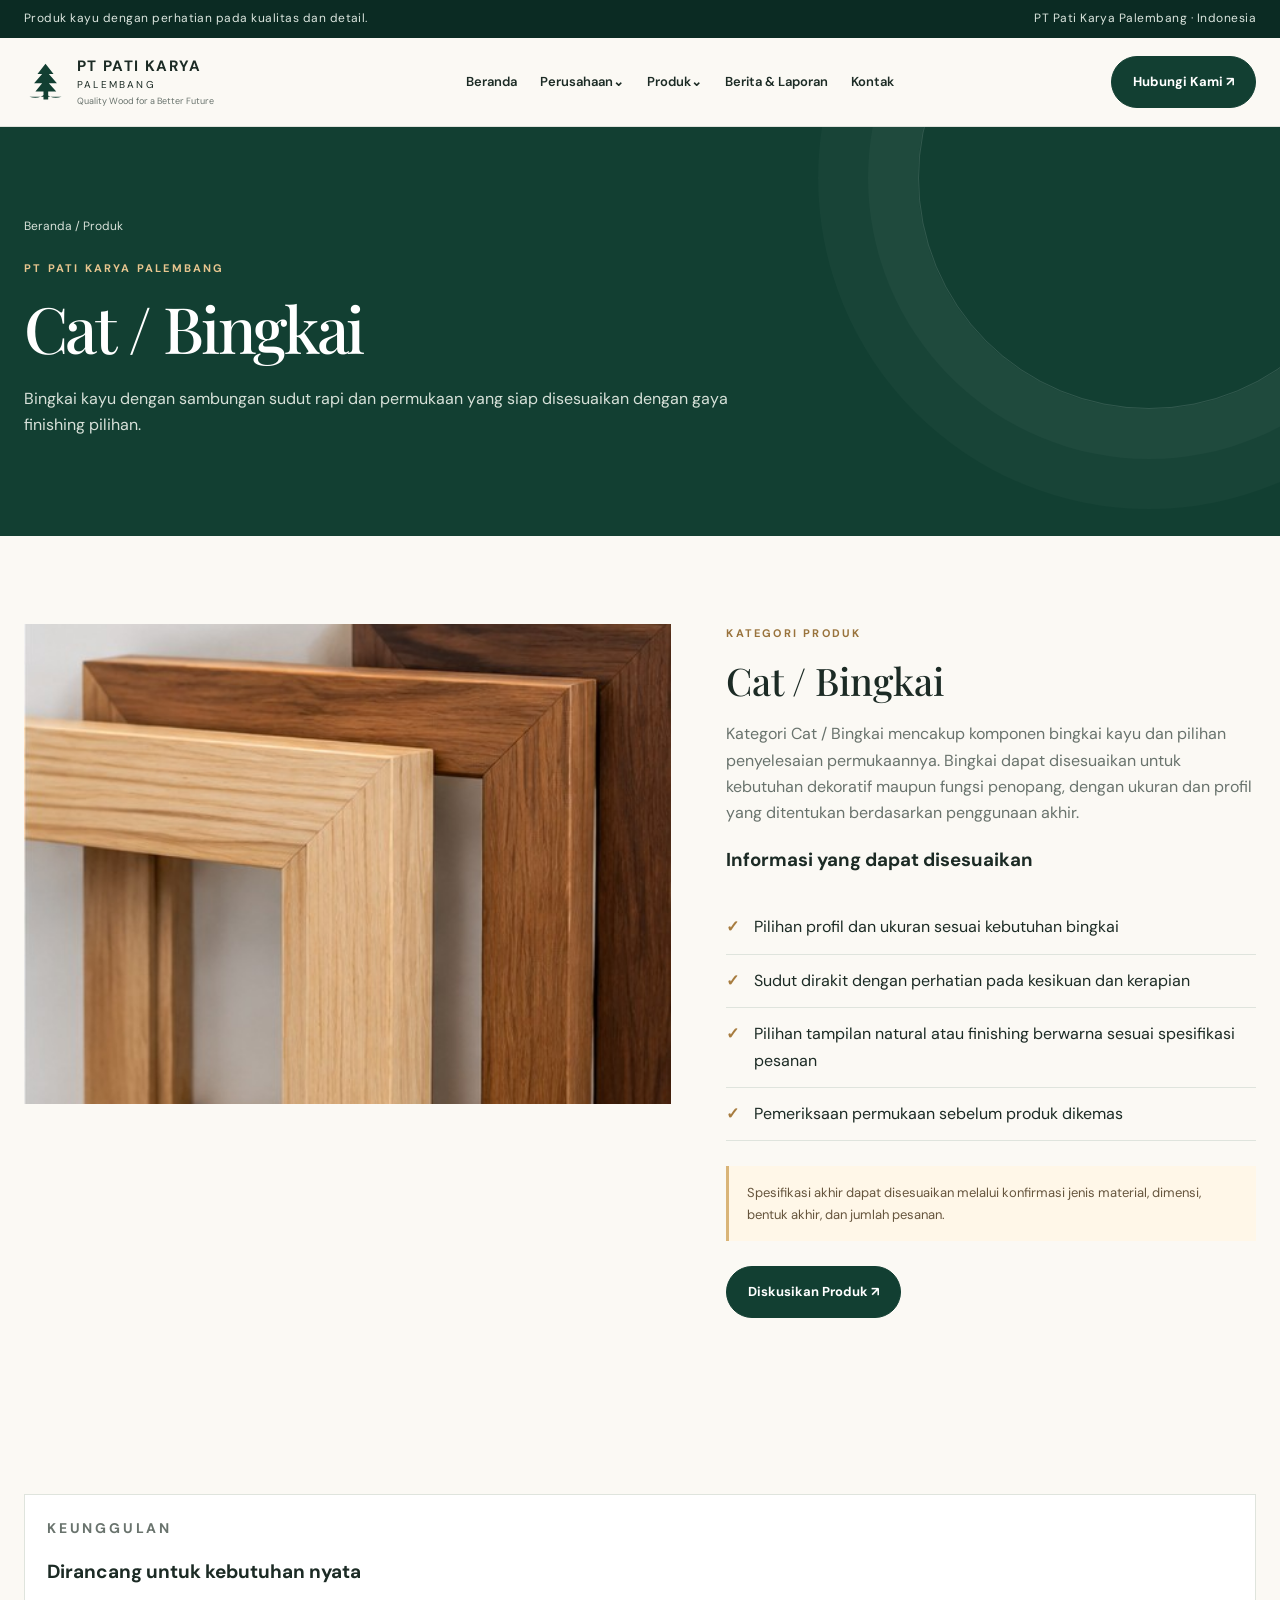
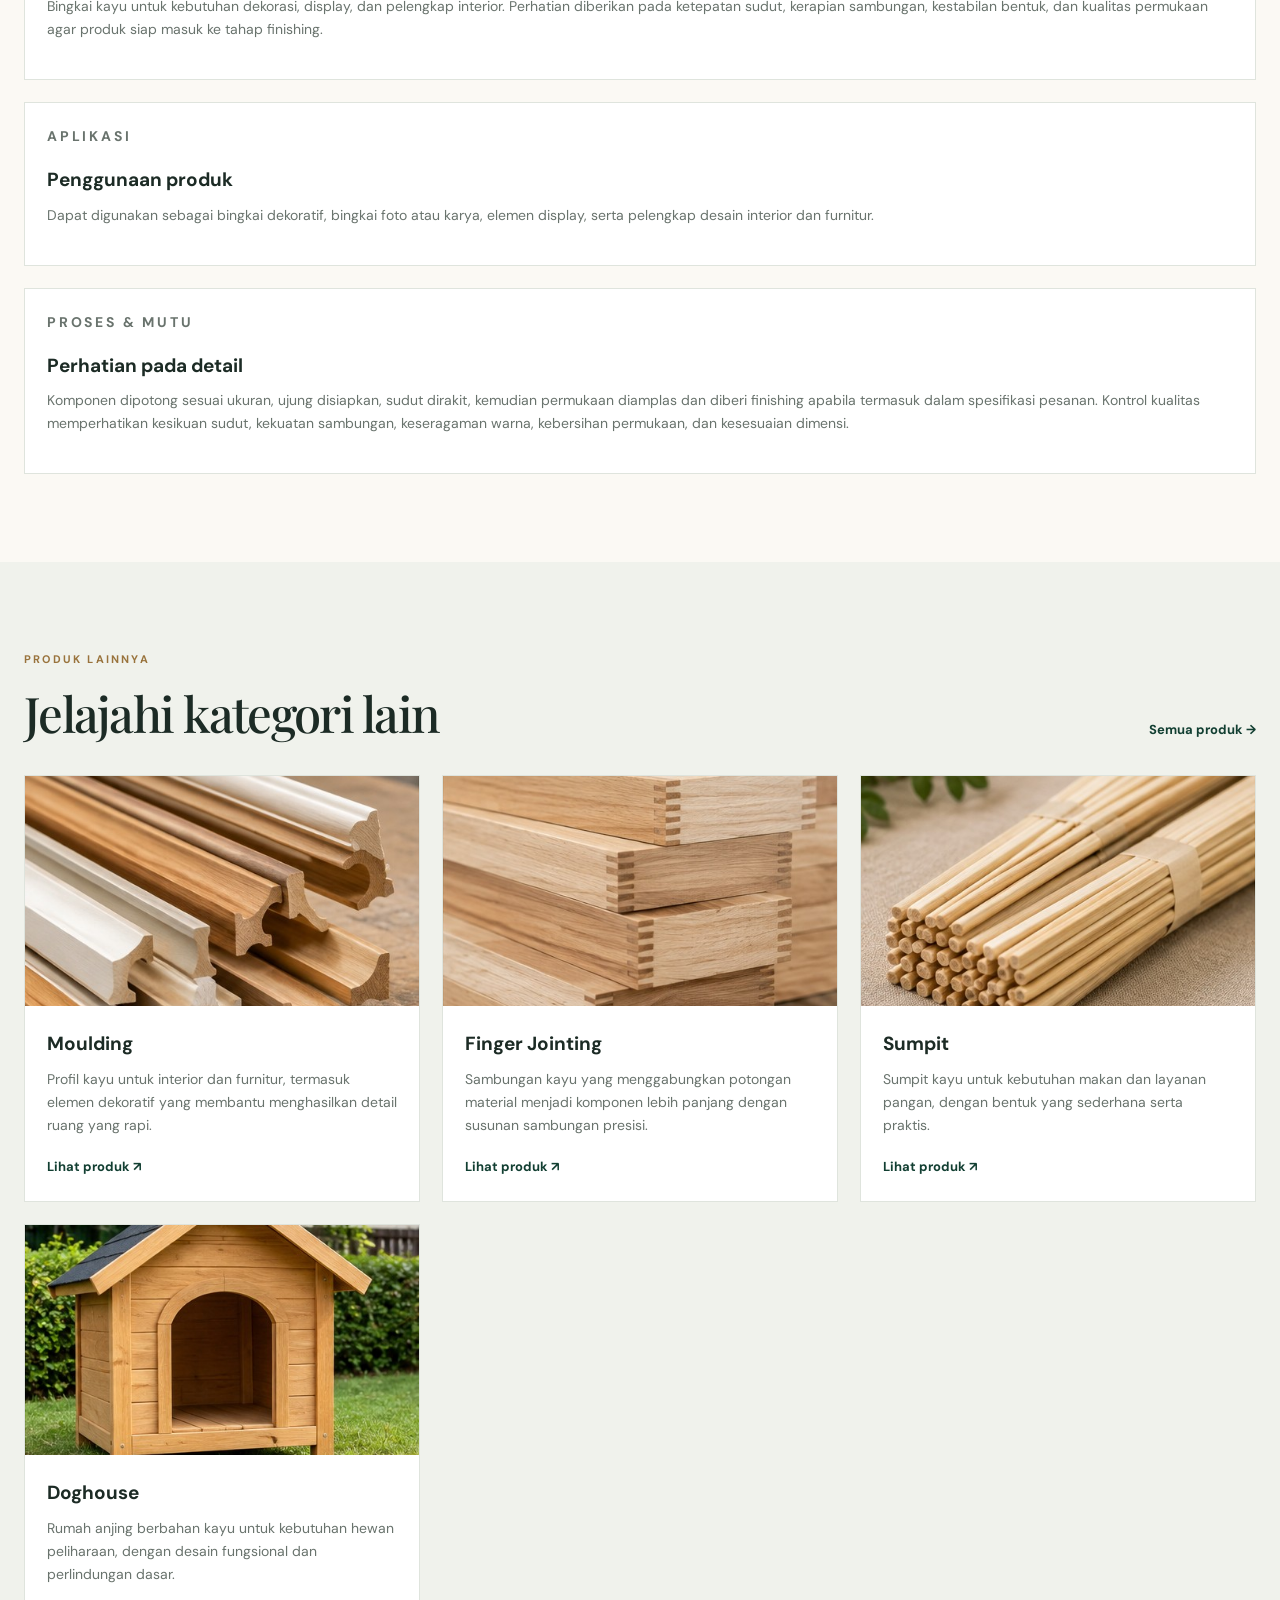
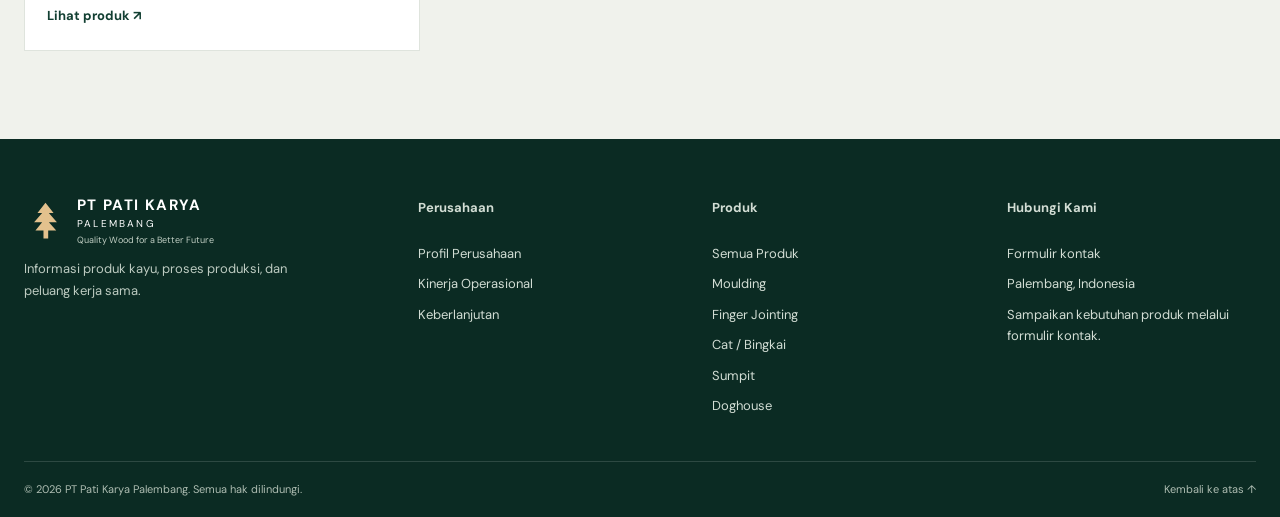
<file: produk/cat-bingkai.html>
<!DOCTYPE html>
<html lang="id">
 <head>
  <meta charset="utf-8"/>
  <meta content="width=device-width,initial-scale=1" name="viewport"/>
  <meta content="Informasi PT Pati Karya Palembang" name="description"/>
  <meta content="#123f32" name="theme-color"/>
  <title>
   Cat / Bingkai | PT Pati Karya Palembang
  </title>
  <link href="../assets/css/style.css" rel="stylesheet"/>
 </head>
 <body id="top">
  <div class="topbar">
   <div class="container">
    <span>
     Produk kayu dengan perhatian pada kualitas dan detail.
    </span>
    <span>
     PT Pati Karya Palembang · Indonesia
    </span>
   </div>
  </div>
  <header class="header">
   <div class="container nav">
    <a class="brand" href="../index.html">
     <span class="brand-mark">
      <svg viewBox="0 0 64 64">
       <path d="M32 5 20 20h7L15 34h12L17 46h12v12h7V46h12L37 34h12L37 20h7L32 5Z">
       </path>
       <path d="M8 54c10 3 17 1 24-4 7 5 14 7 24 4">
       </path>
      </svg>
     </span>
     <span class="brand-copy">
      <strong>
       PT PATI KARYA
      </strong>
      <small>
       PALEMBANG
      </small>
      <em>
       Quality Wood for a Better Future
      </em>
     </span>
    </a>
    <button aria-expanded="false" aria-label="Buka navigasi" class="menu-toggle">
     ☰
    </button>
    <nav class="navlinks">
     <a class="" href="../index.html">
      Beranda
     </a>
     <div class="navgroup">
      <button aria-haspopup="true" type="button">
       Perusahaan⌄
      </button>
      <div class="dropdown">
       <a href="../perusahaan.html">
        Profil Perusahaan
       </a>
       <a href="../kinerja.html">
        Kinerja Operasional
       </a>
       <a href="../keberlanjutan.html">
        Keberlanjutan
       </a>
      </div>
     </div>
     <div class="navgroup">
      <button aria-haspopup="true" type="button">
       Produk⌄
      </button>
      <div class="dropdown">
       <a href="../produk.html">
        Semua Produk
       </a>
       <a href="moulding.html">
        Moulding
       </a>
       <a href="finger-jointing.html">
        Finger Jointing
       </a>
       <a href="cat-bingkai.html">
        Cat / Bingkai
       </a>
       <a href="sumpit.html">
        Sumpit
       </a>
       <a href="doghouse.html">
        Doghouse
       </a>
      </div>
     </div>
     <a class="" href="../berita.html">
      Berita &amp; Laporan
     </a>
     <a class="" href="../kontak.html">
      Kontak
     </a>
    </nav>
    <a class="nav-cta" href="../kontak.html">
     Hubungi Kami ↗
    </a>
   </div>
  </header>
  <main>
   <section class="page-hero">
    <div class="container">
     <div class="breadcrumb">
      <a href="../index.html">
       Beranda
      </a>
      / Produk
     </div>
     <p class="eyebrow light">
      PT PATI KARYA PALEMBANG
     </p>
     <h1>
      Cat / Bingkai
     </h1>
     <p>
      Bingkai kayu dengan sambungan sudut rapi dan permukaan yang siap disesuaikan dengan gaya finishing pilihan.
     </p>
    </div>
   </section>
   <section class="section">
    <div class="container detail-layout">
     <img alt="Cat / Bingkai berbahan kayu" src="../assets/img/cat-bingkai.jpg"/>
     <div>
      <p class="eyebrow">
       KATEGORI PRODUK
      </p>
      <h2 style="font-family:'Playfair Display',serif;font-weight:500;font-size:38px;line-height:1.15;margin:0 0 18px">
       Cat / Bingkai
      </h2>
      <p style="color:var(--muted)">
       Kategori Cat / Bingkai mencakup komponen bingkai kayu dan pilihan penyelesaian permukaannya. Bingkai dapat disesuaikan untuk kebutuhan dekoratif maupun fungsi penopang, dengan ukuran dan profil yang ditentukan berdasarkan penggunaan akhir.
      </p>
      <h3>
       Informasi yang dapat disesuaikan
      </h3>
      <ul class="spec-list">
       <li>
        Pilihan profil dan ukuran sesuai kebutuhan bingkai
       </li>
       <li>
        Sudut dirakit dengan perhatian pada kesikuan dan kerapian
       </li>
       <li>
        Pilihan tampilan natural atau finishing berwarna sesuai spesifikasi pesanan
       </li>
       <li>
        Pemeriksaan permukaan sebelum produk dikemas
       </li>
      </ul>
      <div class="notice">
       Spesifikasi akhir dapat disesuaikan melalui konfirmasi jenis material, dimensi, bentuk akhir, dan jumlah pesanan.
      </div>
      <a class="btn" href="../kontak.html">
       Diskusikan Produk ↗
      </a>
     </div>
    </div>
   </section>
   <section class="section">
    <div class="container grid grid-3">
     <article class="card">
      <div class="card-body">
       <p class="eyebrow">
        KEUNGGULAN
       </p>
       <h3>
        Dirancang untuk kebutuhan nyata
       </h3>
       <p>
        Bingkai kayu untuk kebutuhan dekorasi, display, dan pelengkap interior. Perhatian diberikan pada ketepatan sudut, kerapian sambungan, kestabilan bentuk, dan kualitas permukaan agar produk siap masuk ke tahap finishing.
       </p>
      </div>
     </article>
     <article class="card">
      <div class="card-body">
       <p class="eyebrow">
        APLIKASI
       </p>
       <h3>
        Penggunaan produk
       </h3>
       <p>
        Dapat digunakan sebagai bingkai dekoratif, bingkai foto atau karya, elemen display, serta pelengkap desain interior dan furnitur.
       </p>
      </div>
     </article>
     <article class="card">
      <div class="card-body">
       <p class="eyebrow">
        PROSES &amp; MUTU
       </p>
       <h3>
        Perhatian pada detail
       </h3>
       <p>
        Komponen dipotong sesuai ukuran, ujung disiapkan, sudut dirakit, kemudian permukaan diamplas dan diberi finishing apabila termasuk dalam spesifikasi pesanan. Kontrol kualitas memperhatikan kesikuan sudut, kekuatan sambungan, keseragaman warna, kebersihan permukaan, dan kesesuaian dimensi.
       </p>
      </div>
     </article>
    </div>
   </section>
   <section class="section alt">
    <div class="container">
     <div class="section-head">
      <div>
       <p class="eyebrow">
        PRODUK LAINNYA
       </p>
       <h2>
        Jelajahi kategori lain
       </h2>
      </div>
      <a class="text-link" href="../produk.html">
       Semua produk →
      </a>
     </div>
     <div class="grid product-grid">
      <article class="card">
       <img alt="Moulding" src="../assets/img/moulding.jpg"/>
       <div class="card-body">
        <h3>
         Moulding
        </h3>
        <p>
         Profil kayu untuk interior dan furnitur, termasuk elemen dekoratif yang membantu menghasilkan detail ruang yang rapi.
        </p>
        <a class="text-link" href="moulding.html">
         Lihat produk ↗
        </a>
       </div>
      </article>
      <article class="card">
       <img alt="Finger Jointing" src="../assets/img/finger-jointing.jpg"/>
       <div class="card-body">
        <h3>
         Finger Jointing
        </h3>
        <p>
         Sambungan kayu yang menggabungkan potongan material menjadi komponen lebih panjang dengan susunan sambungan presisi.
        </p>
        <a class="text-link" href="finger-jointing.html">
         Lihat produk ↗
        </a>
       </div>
      </article>
      <article class="card">
       <img alt="Sumpit" src="../assets/img/sumpit.jpg"/>
       <div class="card-body">
        <h3>
         Sumpit
        </h3>
        <p>
         Sumpit kayu untuk kebutuhan makan dan layanan pangan, dengan bentuk yang sederhana serta praktis.
        </p>
        <a class="text-link" href="sumpit.html">
         Lihat produk ↗
        </a>
       </div>
      </article>
      <article class="card">
       <img alt="Doghouse" src="../assets/img/doghouse.jpg"/>
       <div class="card-body">
        <h3>
         Doghouse
        </h3>
        <p>
         Rumah anjing berbahan kayu untuk kebutuhan hewan peliharaan, dengan desain fungsional dan perlindungan dasar.
        </p>
        <a class="text-link" href="doghouse.html">
         Lihat produk ↗
        </a>
       </div>
      </article>
     </div>
    </div>
   </section>
  </main>
  <footer class="footer">
   <div class="container footer-main">
    <div>
     <a class="brand brand-footer" href="../index.html">
      <span class="brand-mark">
       <svg viewBox="0 0 64 64">
        <path d="M32 5 20 20h7L15 34h12L17 46h12v12h7V46h12L37 34h12L37 20h7L32 5Z">
        </path>
       </svg>
      </span>
      <span class="brand-copy">
       <strong>
        PT PATI KARYA
       </strong>
       <small>
        PALEMBANG
       </small>
       <em>
        Quality Wood for a Better Future
       </em>
      </span>
     </a>
     <p class="footer-tagline">
      Informasi produk kayu, proses produksi, dan peluang kerja sama.
     </p>
    </div>
    <div class="footer-links">
     <h3>
      Perusahaan
     </h3>
     <a href="../perusahaan.html">
      Profil Perusahaan
     </a>
     <a href="../kinerja.html">
      Kinerja Operasional
     </a>
     <a href="../keberlanjutan.html">
      Keberlanjutan
     </a>
    </div>
    <div class="footer-links">
     <h3>
      Produk
     </h3>
     <a href="../produk.html">
      Semua Produk
     </a>
     <a href="moulding.html">
      Moulding
     </a>
     <a href="finger-jointing.html">
      Finger Jointing
     </a>
     <a href="cat-bingkai.html">
      Cat / Bingkai
     </a>
     <a href="sumpit.html">
      Sumpit
     </a>
     <a href="doghouse.html">
      Doghouse
     </a>
    </div>
    <div class="footer-links">
     <h3>
      Hubungi Kami
     </h3>
     <a href="../kontak.html">
      Formulir kontak
     </a>
     <span>
      Palembang, Indonesia
     </span>
     <span>
      Sampaikan kebutuhan produk melalui formulir kontak.
     </span>
    </div>
   </div>
   <div class="container footer-bottom">
    <span>
     ©
     <span data-year="">
     </span>
     PT Pati Karya Palembang. Semua hak dilindungi.
    </span>
    <a href="#top">
     Kembali ke atas ↑
    </a>
   </div>
  </footer>
  <script src="../assets/js/main.js">
  </script>
 </body>
</html>
</file>
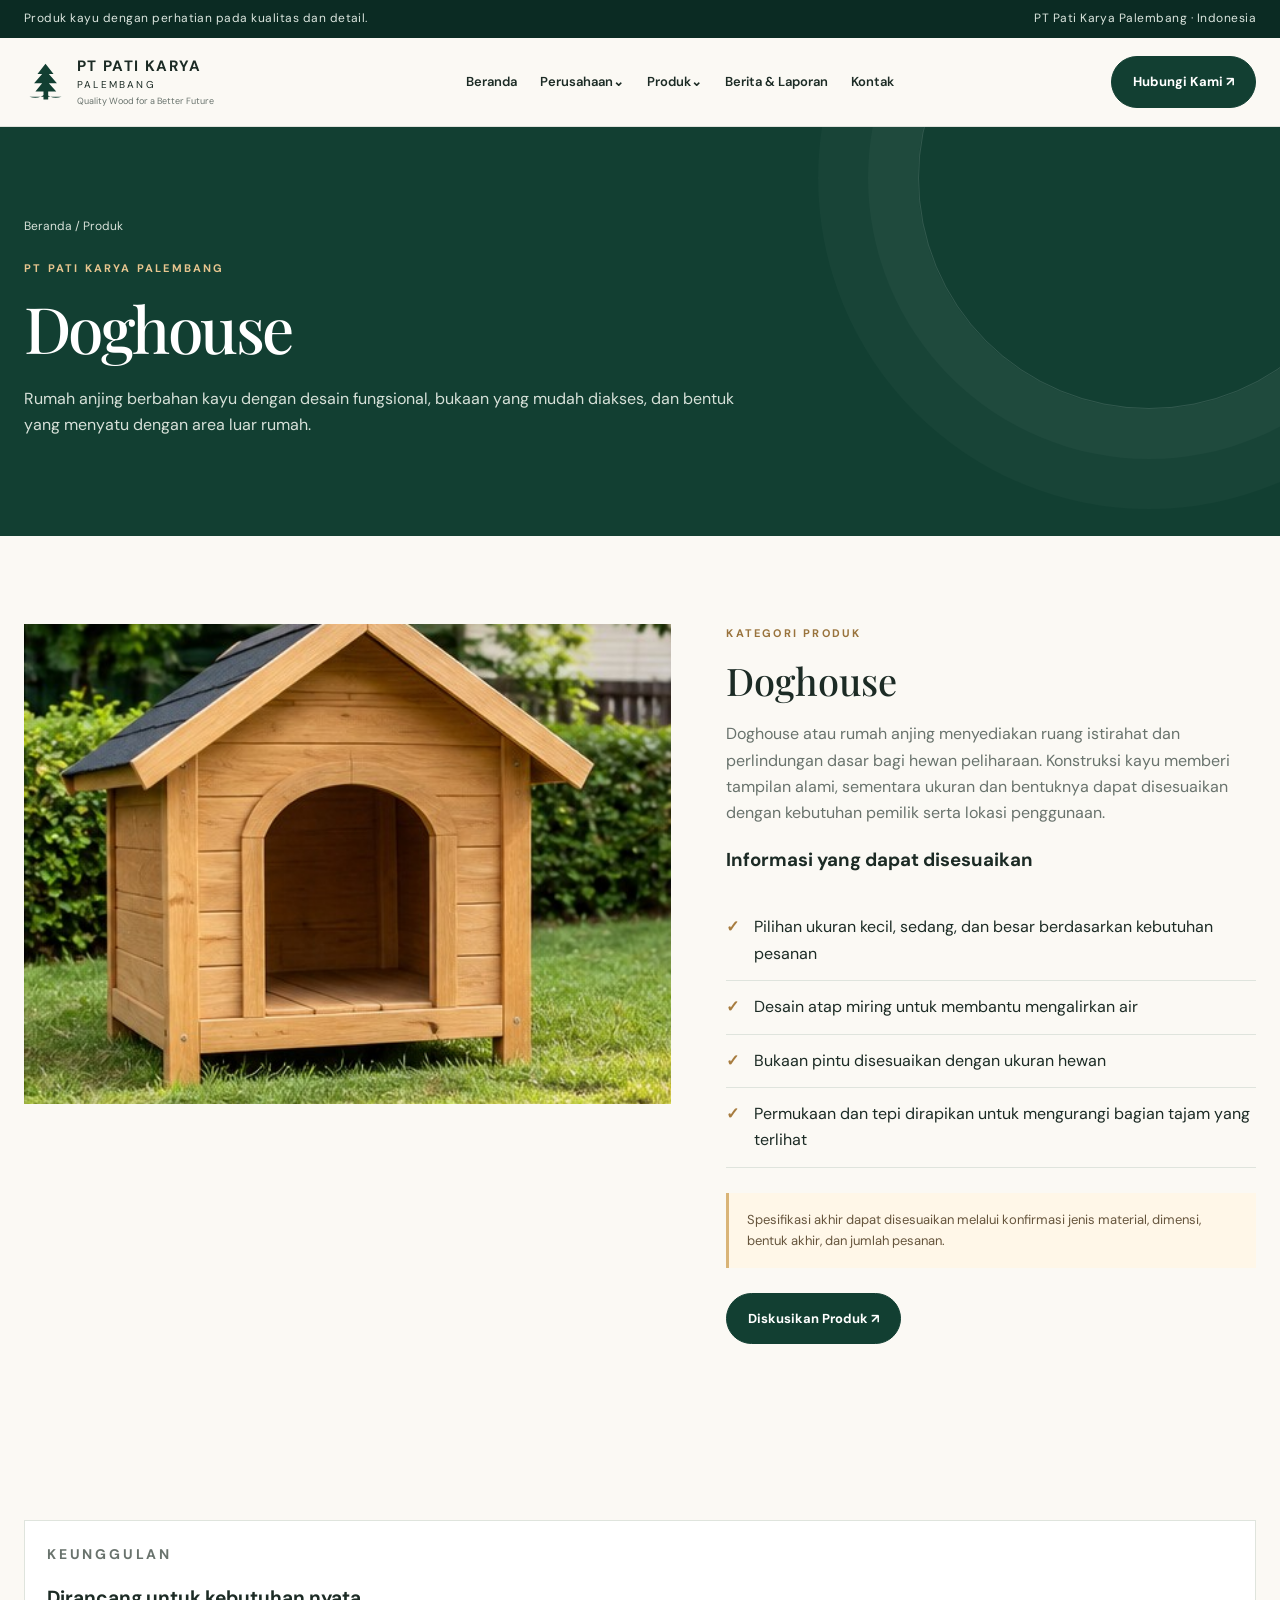
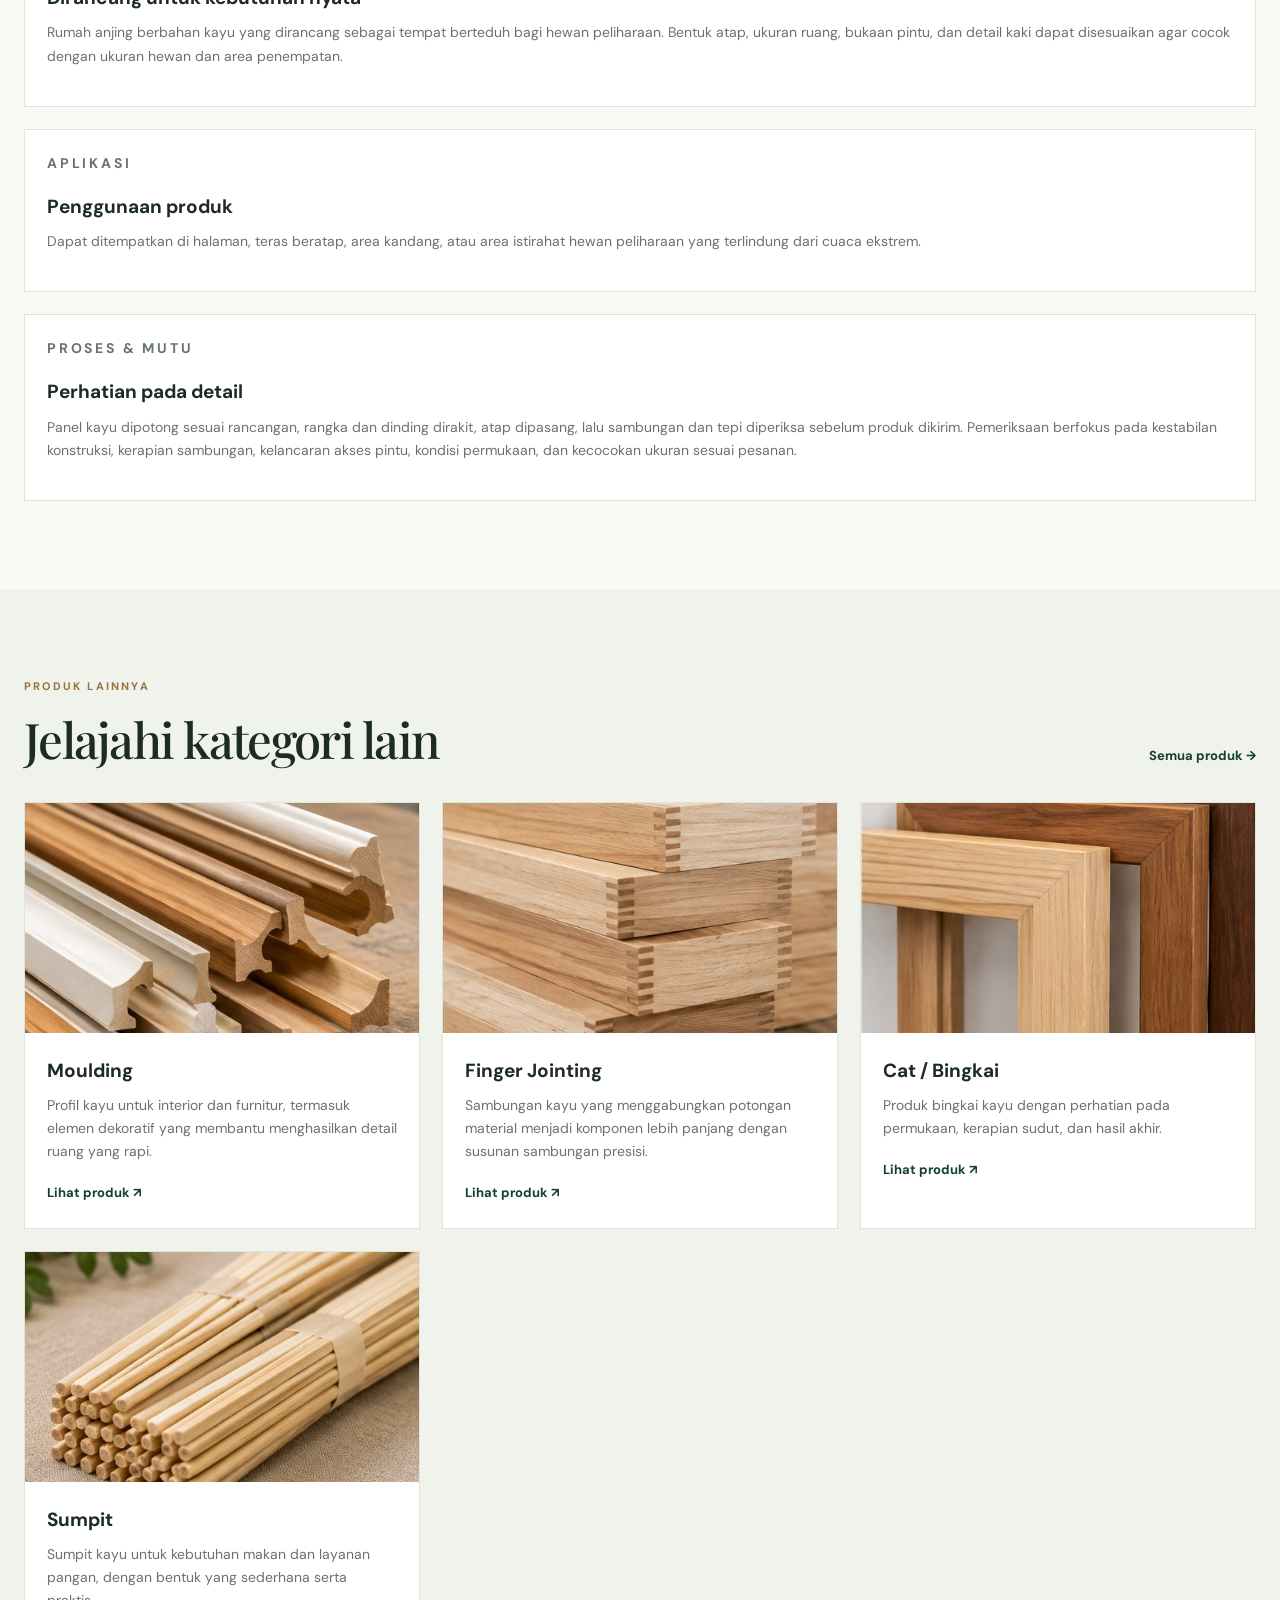
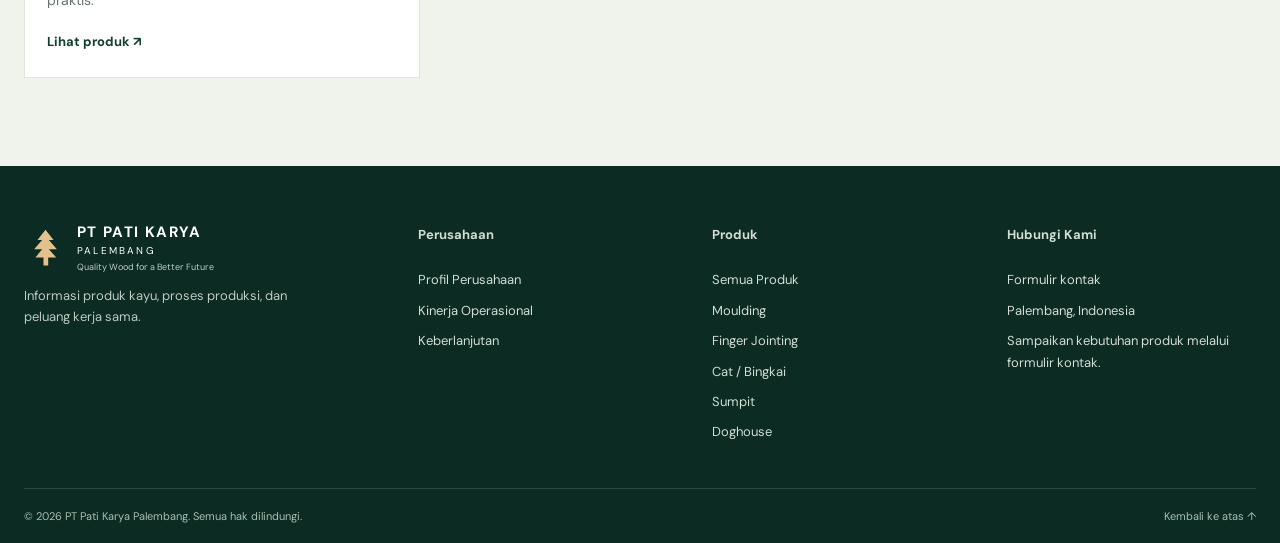
<file: produk/doghouse.html>
<!DOCTYPE html>
<html lang="id">
 <head>
  <meta charset="utf-8"/>
  <meta content="width=device-width,initial-scale=1" name="viewport"/>
  <meta content="Informasi PT Pati Karya Palembang" name="description"/>
  <meta content="#123f32" name="theme-color"/>
  <title>
   Doghouse | PT Pati Karya Palembang
  </title>
  <link href="../assets/css/style.css" rel="stylesheet"/>
 </head>
 <body id="top">
  <div class="topbar">
   <div class="container">
    <span>
     Produk kayu dengan perhatian pada kualitas dan detail.
    </span>
    <span>
     PT Pati Karya Palembang · Indonesia
    </span>
   </div>
  </div>
  <header class="header">
   <div class="container nav">
    <a class="brand" href="../index.html">
     <span class="brand-mark">
      <svg viewBox="0 0 64 64">
       <path d="M32 5 20 20h7L15 34h12L17 46h12v12h7V46h12L37 34h12L37 20h7L32 5Z">
       </path>
       <path d="M8 54c10 3 17 1 24-4 7 5 14 7 24 4">
       </path>
      </svg>
     </span>
     <span class="brand-copy">
      <strong>
       PT PATI KARYA
      </strong>
      <small>
       PALEMBANG
      </small>
      <em>
       Quality Wood for a Better Future
      </em>
     </span>
    </a>
    <button aria-expanded="false" aria-label="Buka navigasi" class="menu-toggle">
     ☰
    </button>
    <nav class="navlinks">
     <a class="" href="../index.html">
      Beranda
     </a>
     <div class="navgroup">
      <button aria-haspopup="true" type="button">
       Perusahaan⌄
      </button>
      <div class="dropdown">
       <a href="../perusahaan.html">
        Profil Perusahaan
       </a>
       <a href="../kinerja.html">
        Kinerja Operasional
       </a>
       <a href="../keberlanjutan.html">
        Keberlanjutan
       </a>
      </div>
     </div>
     <div class="navgroup">
      <button aria-haspopup="true" type="button">
       Produk⌄
      </button>
      <div class="dropdown">
       <a href="../produk.html">
        Semua Produk
       </a>
       <a href="moulding.html">
        Moulding
       </a>
       <a href="finger-jointing.html">
        Finger Jointing
       </a>
       <a href="cat-bingkai.html">
        Cat / Bingkai
       </a>
       <a href="sumpit.html">
        Sumpit
       </a>
       <a href="doghouse.html">
        Doghouse
       </a>
      </div>
     </div>
     <a class="" href="../berita.html">
      Berita &amp; Laporan
     </a>
     <a class="" href="../kontak.html">
      Kontak
     </a>
    </nav>
    <a class="nav-cta" href="../kontak.html">
     Hubungi Kami ↗
    </a>
   </div>
  </header>
  <main>
   <section class="page-hero">
    <div class="container">
     <div class="breadcrumb">
      <a href="../index.html">
       Beranda
      </a>
      / Produk
     </div>
     <p class="eyebrow light">
      PT PATI KARYA PALEMBANG
     </p>
     <h1>
      Doghouse
     </h1>
     <p>
      Rumah anjing berbahan kayu dengan desain fungsional, bukaan yang mudah diakses, dan bentuk yang menyatu dengan area luar rumah.
     </p>
    </div>
   </section>
   <section class="section">
    <div class="container detail-layout">
     <img alt="Doghouse berbahan kayu" src="../assets/img/doghouse.jpg"/>
     <div>
      <p class="eyebrow">
       KATEGORI PRODUK
      </p>
      <h2 style="font-family:'Playfair Display',serif;font-weight:500;font-size:38px;line-height:1.15;margin:0 0 18px">
       Doghouse
      </h2>
      <p style="color:var(--muted)">
       Doghouse atau rumah anjing menyediakan ruang istirahat dan perlindungan dasar bagi hewan peliharaan. Konstruksi kayu memberi tampilan alami, sementara ukuran dan bentuknya dapat disesuaikan dengan kebutuhan pemilik serta lokasi penggunaan.
      </p>
      <h3>
       Informasi yang dapat disesuaikan
      </h3>
      <ul class="spec-list">
       <li>
        Pilihan ukuran kecil, sedang, dan besar berdasarkan kebutuhan pesanan
       </li>
       <li>
        Desain atap miring untuk membantu mengalirkan air
       </li>
       <li>
        Bukaan pintu disesuaikan dengan ukuran hewan
       </li>
       <li>
        Permukaan dan tepi dirapikan untuk mengurangi bagian tajam yang terlihat
       </li>
      </ul>
      <div class="notice">
       Spesifikasi akhir dapat disesuaikan melalui konfirmasi jenis material, dimensi, bentuk akhir, dan jumlah pesanan.
      </div>
      <a class="btn" href="../kontak.html">
       Diskusikan Produk ↗
      </a>
     </div>
    </div>
   </section>
   <section class="section">
    <div class="container grid grid-3">
     <article class="card">
      <div class="card-body">
       <p class="eyebrow">
        KEUNGGULAN
       </p>
       <h3>
        Dirancang untuk kebutuhan nyata
       </h3>
       <p>
        Rumah anjing berbahan kayu yang dirancang sebagai tempat berteduh bagi hewan peliharaan. Bentuk atap, ukuran ruang, bukaan pintu, dan detail kaki dapat disesuaikan agar cocok dengan ukuran hewan dan area penempatan.
       </p>
      </div>
     </article>
     <article class="card">
      <div class="card-body">
       <p class="eyebrow">
        APLIKASI
       </p>
       <h3>
        Penggunaan produk
       </h3>
       <p>
        Dapat ditempatkan di halaman, teras beratap, area kandang, atau area istirahat hewan peliharaan yang terlindung dari cuaca ekstrem.
       </p>
      </div>
     </article>
     <article class="card">
      <div class="card-body">
       <p class="eyebrow">
        PROSES &amp; MUTU
       </p>
       <h3>
        Perhatian pada detail
       </h3>
       <p>
        Panel kayu dipotong sesuai rancangan, rangka dan dinding dirakit, atap dipasang, lalu sambungan dan tepi diperiksa sebelum produk dikirim. Pemeriksaan berfokus pada kestabilan konstruksi, kerapian sambungan, kelancaran akses pintu, kondisi permukaan, dan kecocokan ukuran sesuai pesanan.
       </p>
      </div>
     </article>
    </div>
   </section>
   <section class="section alt">
    <div class="container">
     <div class="section-head">
      <div>
       <p class="eyebrow">
        PRODUK LAINNYA
       </p>
       <h2>
        Jelajahi kategori lain
       </h2>
      </div>
      <a class="text-link" href="../produk.html">
       Semua produk →
      </a>
     </div>
     <div class="grid product-grid">
      <article class="card">
       <img alt="Moulding" src="../assets/img/moulding.jpg"/>
       <div class="card-body">
        <h3>
         Moulding
        </h3>
        <p>
         Profil kayu untuk interior dan furnitur, termasuk elemen dekoratif yang membantu menghasilkan detail ruang yang rapi.
        </p>
        <a class="text-link" href="moulding.html">
         Lihat produk ↗
        </a>
       </div>
      </article>
      <article class="card">
       <img alt="Finger Jointing" src="../assets/img/finger-jointing.jpg"/>
       <div class="card-body">
        <h3>
         Finger Jointing
        </h3>
        <p>
         Sambungan kayu yang menggabungkan potongan material menjadi komponen lebih panjang dengan susunan sambungan presisi.
        </p>
        <a class="text-link" href="finger-jointing.html">
         Lihat produk ↗
        </a>
       </div>
      </article>
      <article class="card">
       <img alt="Cat / Bingkai" src="../assets/img/cat-bingkai.jpg"/>
       <div class="card-body">
        <h3>
         Cat / Bingkai
        </h3>
        <p>
         Produk bingkai kayu dengan perhatian pada permukaan, kerapian sudut, dan hasil akhir.
        </p>
        <a class="text-link" href="cat-bingkai.html">
         Lihat produk ↗
        </a>
       </div>
      </article>
      <article class="card">
       <img alt="Sumpit" src="../assets/img/sumpit.jpg"/>
       <div class="card-body">
        <h3>
         Sumpit
        </h3>
        <p>
         Sumpit kayu untuk kebutuhan makan dan layanan pangan, dengan bentuk yang sederhana serta praktis.
        </p>
        <a class="text-link" href="sumpit.html">
         Lihat produk ↗
        </a>
       </div>
      </article>
     </div>
    </div>
   </section>
  </main>
  <footer class="footer">
   <div class="container footer-main">
    <div>
     <a class="brand brand-footer" href="../index.html">
      <span class="brand-mark">
       <svg viewBox="0 0 64 64">
        <path d="M32 5 20 20h7L15 34h12L17 46h12v12h7V46h12L37 34h12L37 20h7L32 5Z">
        </path>
       </svg>
      </span>
      <span class="brand-copy">
       <strong>
        PT PATI KARYA
       </strong>
       <small>
        PALEMBANG
       </small>
       <em>
        Quality Wood for a Better Future
       </em>
      </span>
     </a>
     <p class="footer-tagline">
      Informasi produk kayu, proses produksi, dan peluang kerja sama.
     </p>
    </div>
    <div class="footer-links">
     <h3>
      Perusahaan
     </h3>
     <a href="../perusahaan.html">
      Profil Perusahaan
     </a>
     <a href="../kinerja.html">
      Kinerja Operasional
     </a>
     <a href="../keberlanjutan.html">
      Keberlanjutan
     </a>
    </div>
    <div class="footer-links">
     <h3>
      Produk
     </h3>
     <a href="../produk.html">
      Semua Produk
     </a>
     <a href="moulding.html">
      Moulding
     </a>
     <a href="finger-jointing.html">
      Finger Jointing
     </a>
     <a href="cat-bingkai.html">
      Cat / Bingkai
     </a>
     <a href="sumpit.html">
      Sumpit
     </a>
     <a href="doghouse.html">
      Doghouse
     </a>
    </div>
    <div class="footer-links">
     <h3>
      Hubungi Kami
     </h3>
     <a href="../kontak.html">
      Formulir kontak
     </a>
     <span>
      Palembang, Indonesia
     </span>
     <span>
      Sampaikan kebutuhan produk melalui formulir kontak.
     </span>
    </div>
   </div>
   <div class="container footer-bottom">
    <span>
     ©
     <span data-year="">
     </span>
     PT Pati Karya Palembang. Semua hak dilindungi.
    </span>
    <a href="#top">
     Kembali ke atas ↑
    </a>
   </div>
  </footer>
  <script src="../assets/js/main.js">
  </script>
 </body>
</html>
</file>
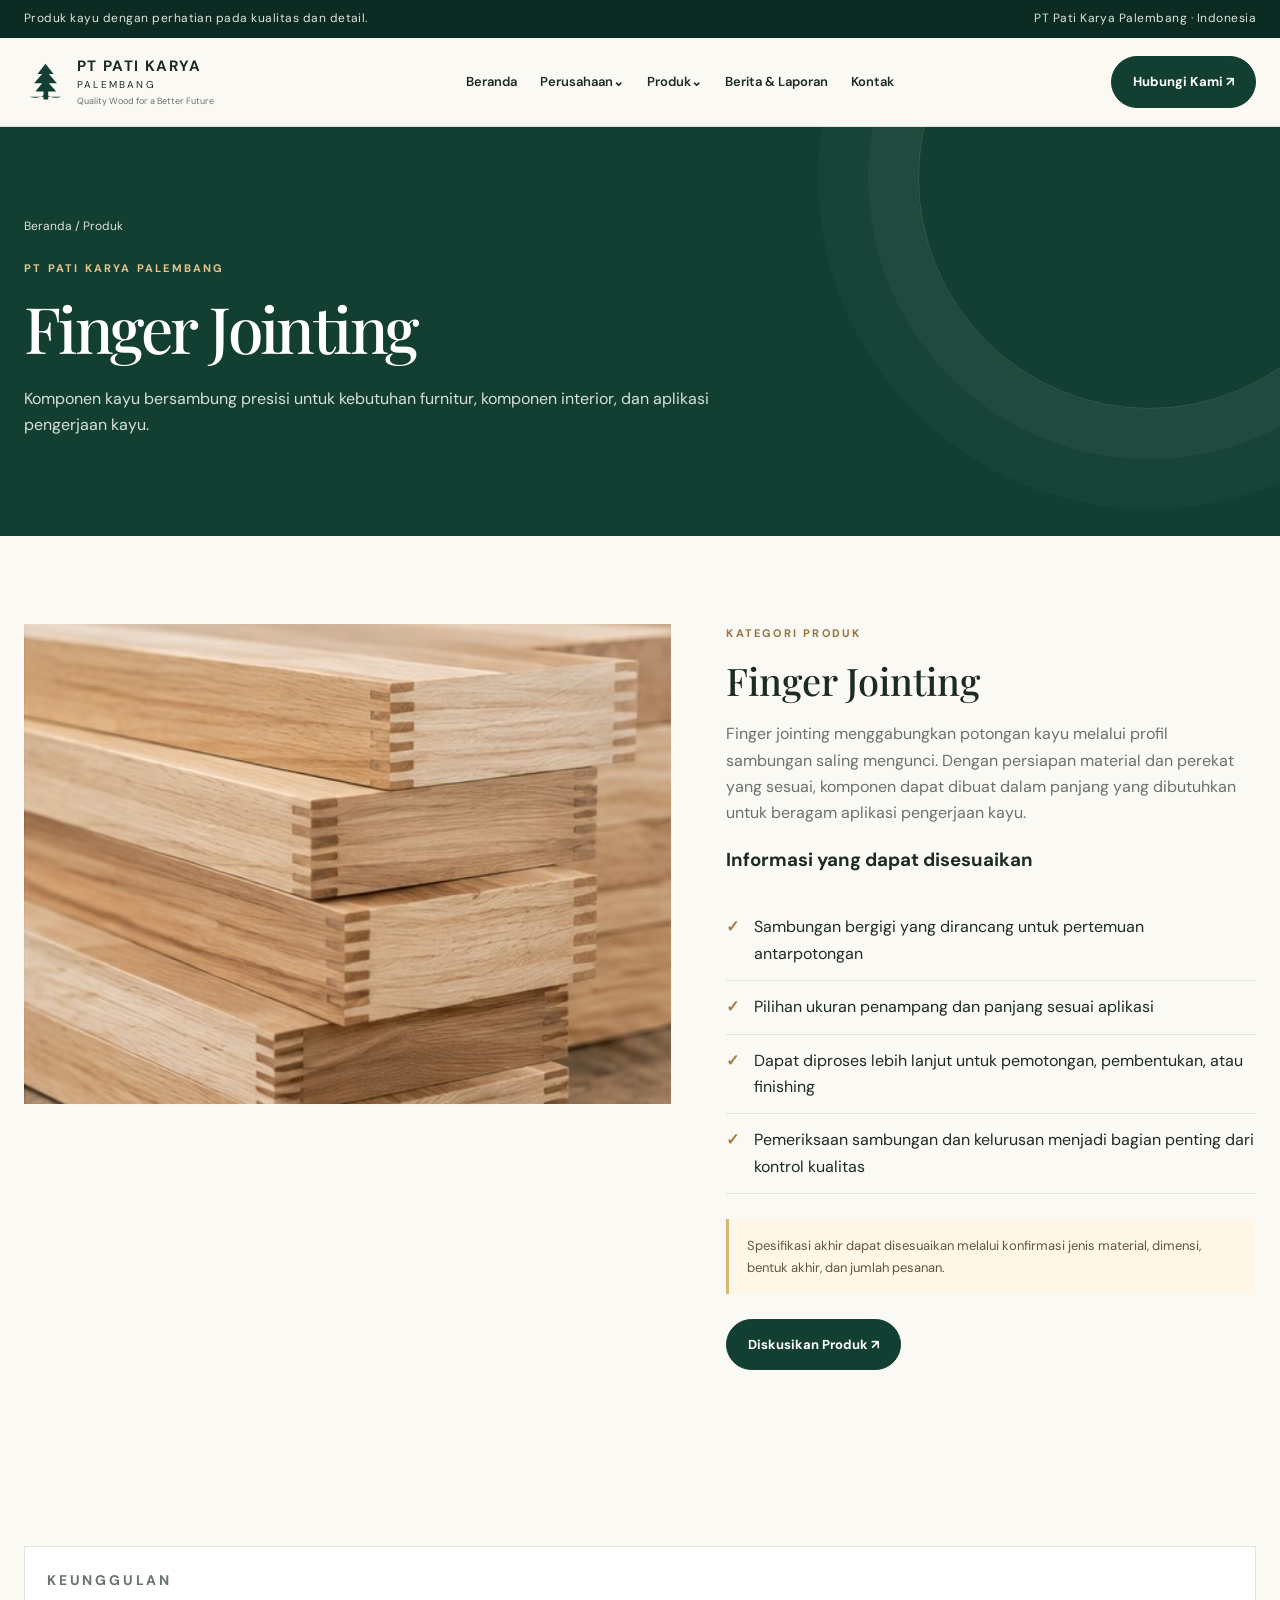
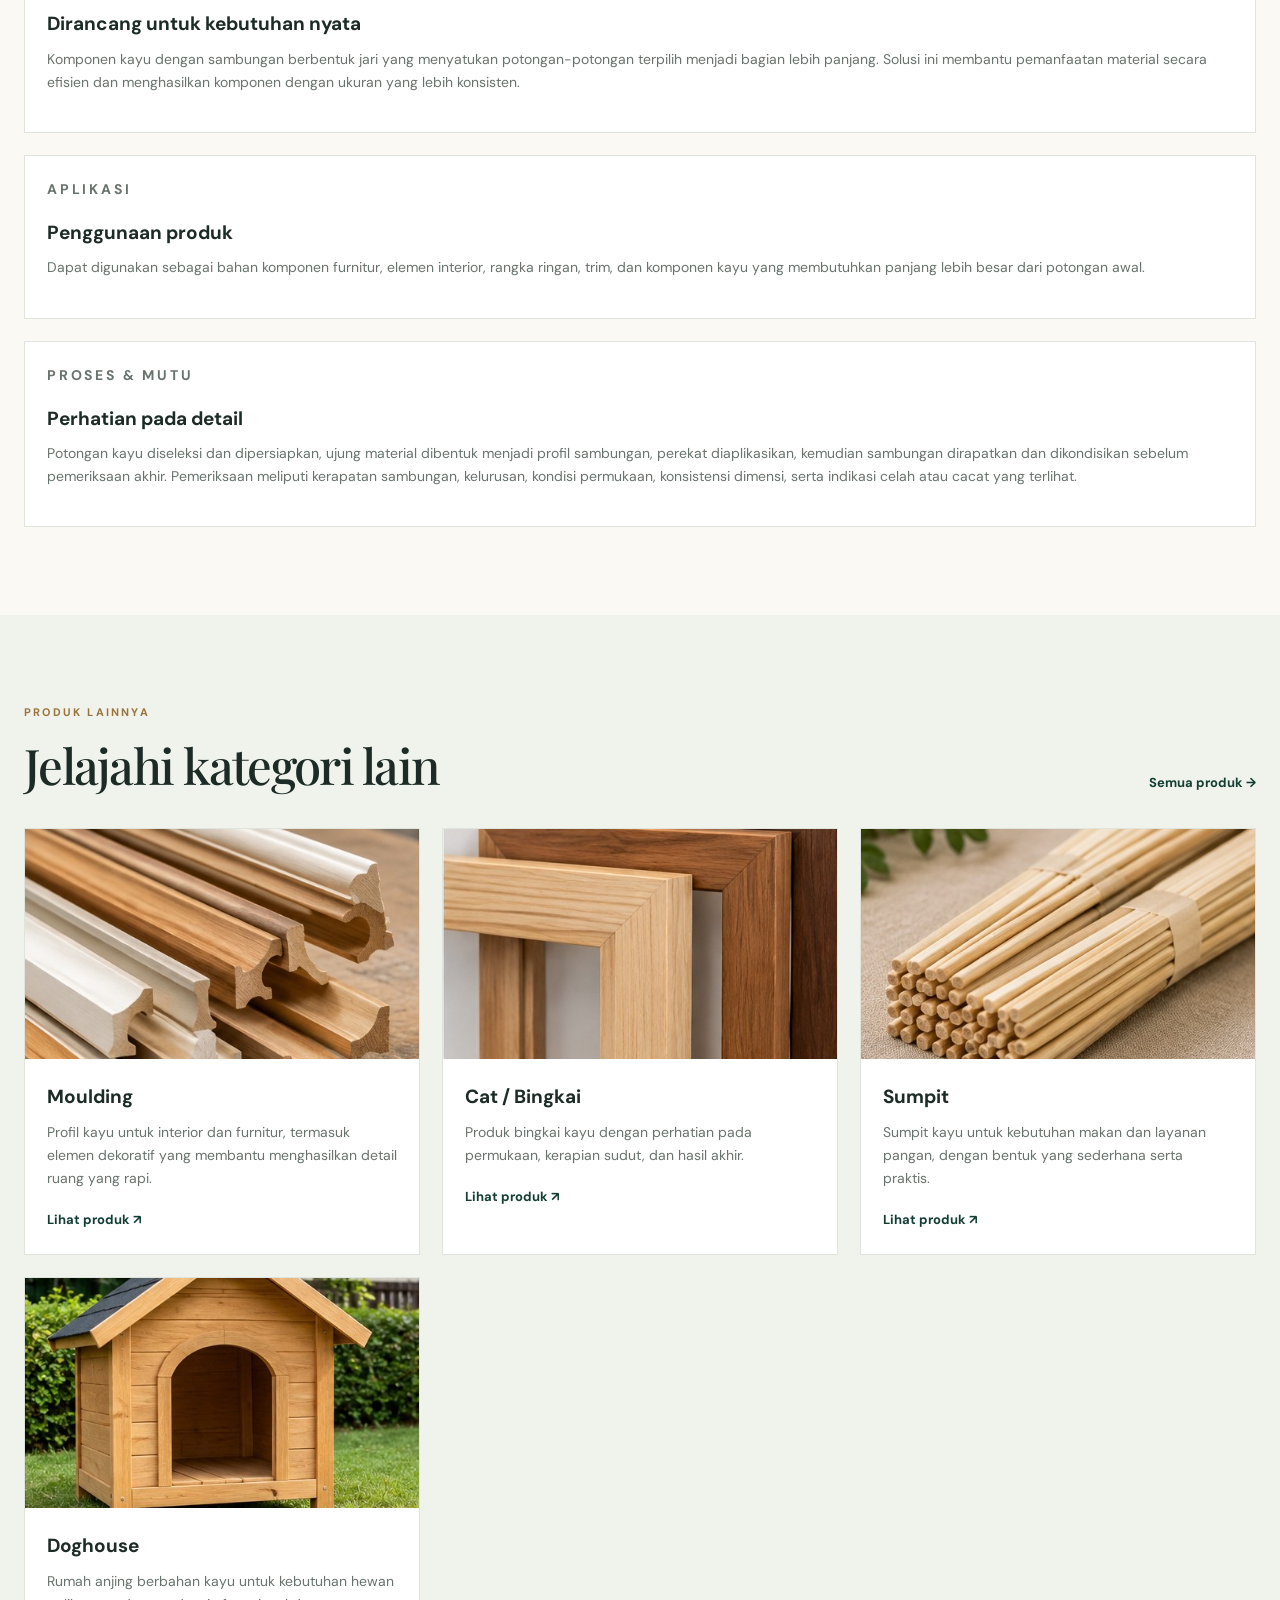
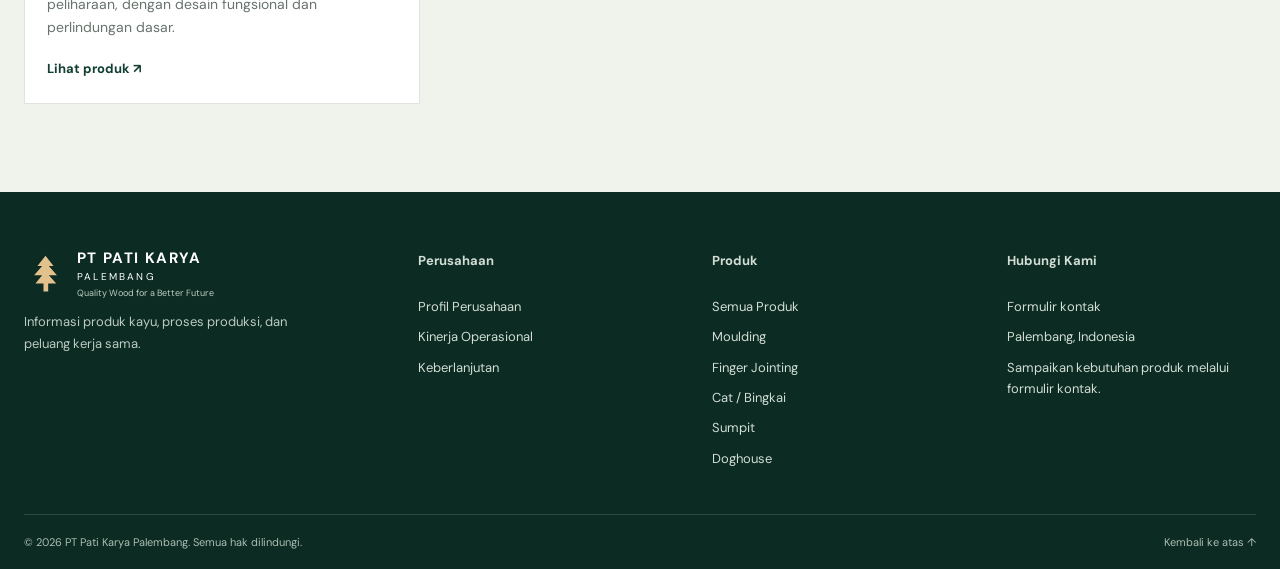
<file: produk/finger-jointing.html>
<!DOCTYPE html>
<html lang="id">
 <head>
  <meta charset="utf-8"/>
  <meta content="width=device-width,initial-scale=1" name="viewport"/>
  <meta content="Informasi PT Pati Karya Palembang" name="description"/>
  <meta content="#123f32" name="theme-color"/>
  <title>
   Finger Jointing | PT Pati Karya Palembang
  </title>
  <link href="../assets/css/style.css" rel="stylesheet"/>
 </head>
 <body id="top">
  <div class="topbar">
   <div class="container">
    <span>
     Produk kayu dengan perhatian pada kualitas dan detail.
    </span>
    <span>
     PT Pati Karya Palembang · Indonesia
    </span>
   </div>
  </div>
  <header class="header">
   <div class="container nav">
    <a class="brand" href="../index.html">
     <span class="brand-mark">
      <svg viewBox="0 0 64 64">
       <path d="M32 5 20 20h7L15 34h12L17 46h12v12h7V46h12L37 34h12L37 20h7L32 5Z">
       </path>
       <path d="M8 54c10 3 17 1 24-4 7 5 14 7 24 4">
       </path>
      </svg>
     </span>
     <span class="brand-copy">
      <strong>
       PT PATI KARYA
      </strong>
      <small>
       PALEMBANG
      </small>
      <em>
       Quality Wood for a Better Future
      </em>
     </span>
    </a>
    <button aria-expanded="false" aria-label="Buka navigasi" class="menu-toggle">
     ☰
    </button>
    <nav class="navlinks">
     <a class="" href="../index.html">
      Beranda
     </a>
     <div class="navgroup">
      <button aria-haspopup="true" type="button">
       Perusahaan⌄
      </button>
      <div class="dropdown">
       <a href="../perusahaan.html">
        Profil Perusahaan
       </a>
       <a href="../kinerja.html">
        Kinerja Operasional
       </a>
       <a href="../keberlanjutan.html">
        Keberlanjutan
       </a>
      </div>
     </div>
     <div class="navgroup">
      <button aria-haspopup="true" type="button">
       Produk⌄
      </button>
      <div class="dropdown">
       <a href="../produk.html">
        Semua Produk
       </a>
       <a href="moulding.html">
        Moulding
       </a>
       <a href="finger-jointing.html">
        Finger Jointing
       </a>
       <a href="cat-bingkai.html">
        Cat / Bingkai
       </a>
       <a href="sumpit.html">
        Sumpit
       </a>
       <a href="doghouse.html">
        Doghouse
       </a>
      </div>
     </div>
     <a class="" href="../berita.html">
      Berita &amp; Laporan
     </a>
     <a class="" href="../kontak.html">
      Kontak
     </a>
    </nav>
    <a class="nav-cta" href="../kontak.html">
     Hubungi Kami ↗
    </a>
   </div>
  </header>
  <main>
   <section class="page-hero">
    <div class="container">
     <div class="breadcrumb">
      <a href="../index.html">
       Beranda
      </a>
      / Produk
     </div>
     <p class="eyebrow light">
      PT PATI KARYA PALEMBANG
     </p>
     <h1>
      Finger Jointing
     </h1>
     <p>
      Komponen kayu bersambung presisi untuk kebutuhan furnitur, komponen interior, dan aplikasi pengerjaan kayu.
     </p>
    </div>
   </section>
   <section class="section">
    <div class="container detail-layout">
     <img alt="Finger Jointing berbahan kayu" src="../assets/img/finger-jointing.jpg"/>
     <div>
      <p class="eyebrow">
       KATEGORI PRODUK
      </p>
      <h2 style="font-family:'Playfair Display',serif;font-weight:500;font-size:38px;line-height:1.15;margin:0 0 18px">
       Finger Jointing
      </h2>
      <p style="color:var(--muted)">
       Finger jointing menggabungkan potongan kayu melalui profil sambungan saling mengunci. Dengan persiapan material dan perekat yang sesuai, komponen dapat dibuat dalam panjang yang dibutuhkan untuk beragam aplikasi pengerjaan kayu.
      </p>
      <h3>
       Informasi yang dapat disesuaikan
      </h3>
      <ul class="spec-list">
       <li>
        Sambungan bergigi yang dirancang untuk pertemuan antarpotongan
       </li>
       <li>
        Pilihan ukuran penampang dan panjang sesuai aplikasi
       </li>
       <li>
        Dapat diproses lebih lanjut untuk pemotongan, pembentukan, atau finishing
       </li>
       <li>
        Pemeriksaan sambungan dan kelurusan menjadi bagian penting dari kontrol kualitas
       </li>
      </ul>
      <div class="notice">
       Spesifikasi akhir dapat disesuaikan melalui konfirmasi jenis material, dimensi, bentuk akhir, dan jumlah pesanan.
      </div>
      <a class="btn" href="../kontak.html">
       Diskusikan Produk ↗
      </a>
     </div>
    </div>
   </section>
   <section class="section">
    <div class="container grid grid-3">
     <article class="card">
      <div class="card-body">
       <p class="eyebrow">
        KEUNGGULAN
       </p>
       <h3>
        Dirancang untuk kebutuhan nyata
       </h3>
       <p>
        Komponen kayu dengan sambungan berbentuk jari yang menyatukan potongan-potongan terpilih menjadi bagian lebih panjang. Solusi ini membantu pemanfaatan material secara efisien dan menghasilkan komponen dengan ukuran yang lebih konsisten.
       </p>
      </div>
     </article>
     <article class="card">
      <div class="card-body">
       <p class="eyebrow">
        APLIKASI
       </p>
       <h3>
        Penggunaan produk
       </h3>
       <p>
        Dapat digunakan sebagai bahan komponen furnitur, elemen interior, rangka ringan, trim, dan komponen kayu yang membutuhkan panjang lebih besar dari potongan awal.
       </p>
      </div>
     </article>
     <article class="card">
      <div class="card-body">
       <p class="eyebrow">
        PROSES &amp; MUTU
       </p>
       <h3>
        Perhatian pada detail
       </h3>
       <p>
        Potongan kayu diseleksi dan dipersiapkan, ujung material dibentuk menjadi profil sambungan, perekat diaplikasikan, kemudian sambungan dirapatkan dan dikondisikan sebelum pemeriksaan akhir. Pemeriksaan meliputi kerapatan sambungan, kelurusan, kondisi permukaan, konsistensi dimensi, serta indikasi celah atau cacat yang terlihat.
       </p>
      </div>
     </article>
    </div>
   </section>
   <section class="section alt">
    <div class="container">
     <div class="section-head">
      <div>
       <p class="eyebrow">
        PRODUK LAINNYA
       </p>
       <h2>
        Jelajahi kategori lain
       </h2>
      </div>
      <a class="text-link" href="../produk.html">
       Semua produk →
      </a>
     </div>
     <div class="grid product-grid">
      <article class="card">
       <img alt="Moulding" src="../assets/img/moulding.jpg"/>
       <div class="card-body">
        <h3>
         Moulding
        </h3>
        <p>
         Profil kayu untuk interior dan furnitur, termasuk elemen dekoratif yang membantu menghasilkan detail ruang yang rapi.
        </p>
        <a class="text-link" href="moulding.html">
         Lihat produk ↗
        </a>
       </div>
      </article>
      <article class="card">
       <img alt="Cat / Bingkai" src="../assets/img/cat-bingkai.jpg"/>
       <div class="card-body">
        <h3>
         Cat / Bingkai
        </h3>
        <p>
         Produk bingkai kayu dengan perhatian pada permukaan, kerapian sudut, dan hasil akhir.
        </p>
        <a class="text-link" href="cat-bingkai.html">
         Lihat produk ↗
        </a>
       </div>
      </article>
      <article class="card">
       <img alt="Sumpit" src="../assets/img/sumpit.jpg"/>
       <div class="card-body">
        <h3>
         Sumpit
        </h3>
        <p>
         Sumpit kayu untuk kebutuhan makan dan layanan pangan, dengan bentuk yang sederhana serta praktis.
        </p>
        <a class="text-link" href="sumpit.html">
         Lihat produk ↗
        </a>
       </div>
      </article>
      <article class="card">
       <img alt="Doghouse" src="../assets/img/doghouse.jpg"/>
       <div class="card-body">
        <h3>
         Doghouse
        </h3>
        <p>
         Rumah anjing berbahan kayu untuk kebutuhan hewan peliharaan, dengan desain fungsional dan perlindungan dasar.
        </p>
        <a class="text-link" href="doghouse.html">
         Lihat produk ↗
        </a>
       </div>
      </article>
     </div>
    </div>
   </section>
  </main>
  <footer class="footer">
   <div class="container footer-main">
    <div>
     <a class="brand brand-footer" href="../index.html">
      <span class="brand-mark">
       <svg viewBox="0 0 64 64">
        <path d="M32 5 20 20h7L15 34h12L17 46h12v12h7V46h12L37 34h12L37 20h7L32 5Z">
        </path>
       </svg>
      </span>
      <span class="brand-copy">
       <strong>
        PT PATI KARYA
       </strong>
       <small>
        PALEMBANG
       </small>
       <em>
        Quality Wood for a Better Future
       </em>
      </span>
     </a>
     <p class="footer-tagline">
      Informasi produk kayu, proses produksi, dan peluang kerja sama.
     </p>
    </div>
    <div class="footer-links">
     <h3>
      Perusahaan
     </h3>
     <a href="../perusahaan.html">
      Profil Perusahaan
     </a>
     <a href="../kinerja.html">
      Kinerja Operasional
     </a>
     <a href="../keberlanjutan.html">
      Keberlanjutan
     </a>
    </div>
    <div class="footer-links">
     <h3>
      Produk
     </h3>
     <a href="../produk.html">
      Semua Produk
     </a>
     <a href="moulding.html">
      Moulding
     </a>
     <a href="finger-jointing.html">
      Finger Jointing
     </a>
     <a href="cat-bingkai.html">
      Cat / Bingkai
     </a>
     <a href="sumpit.html">
      Sumpit
     </a>
     <a href="doghouse.html">
      Doghouse
     </a>
    </div>
    <div class="footer-links">
     <h3>
      Hubungi Kami
     </h3>
     <a href="../kontak.html">
      Formulir kontak
     </a>
     <span>
      Palembang, Indonesia
     </span>
     <span>
      Sampaikan kebutuhan produk melalui formulir kontak.
     </span>
    </div>
   </div>
   <div class="container footer-bottom">
    <span>
     ©
     <span data-year="">
     </span>
     PT Pati Karya Palembang. Semua hak dilindungi.
    </span>
    <a href="#top">
     Kembali ke atas ↑
    </a>
   </div>
  </footer>
  <script src="../assets/js/main.js">
  </script>
 </body>
</html>
</file>
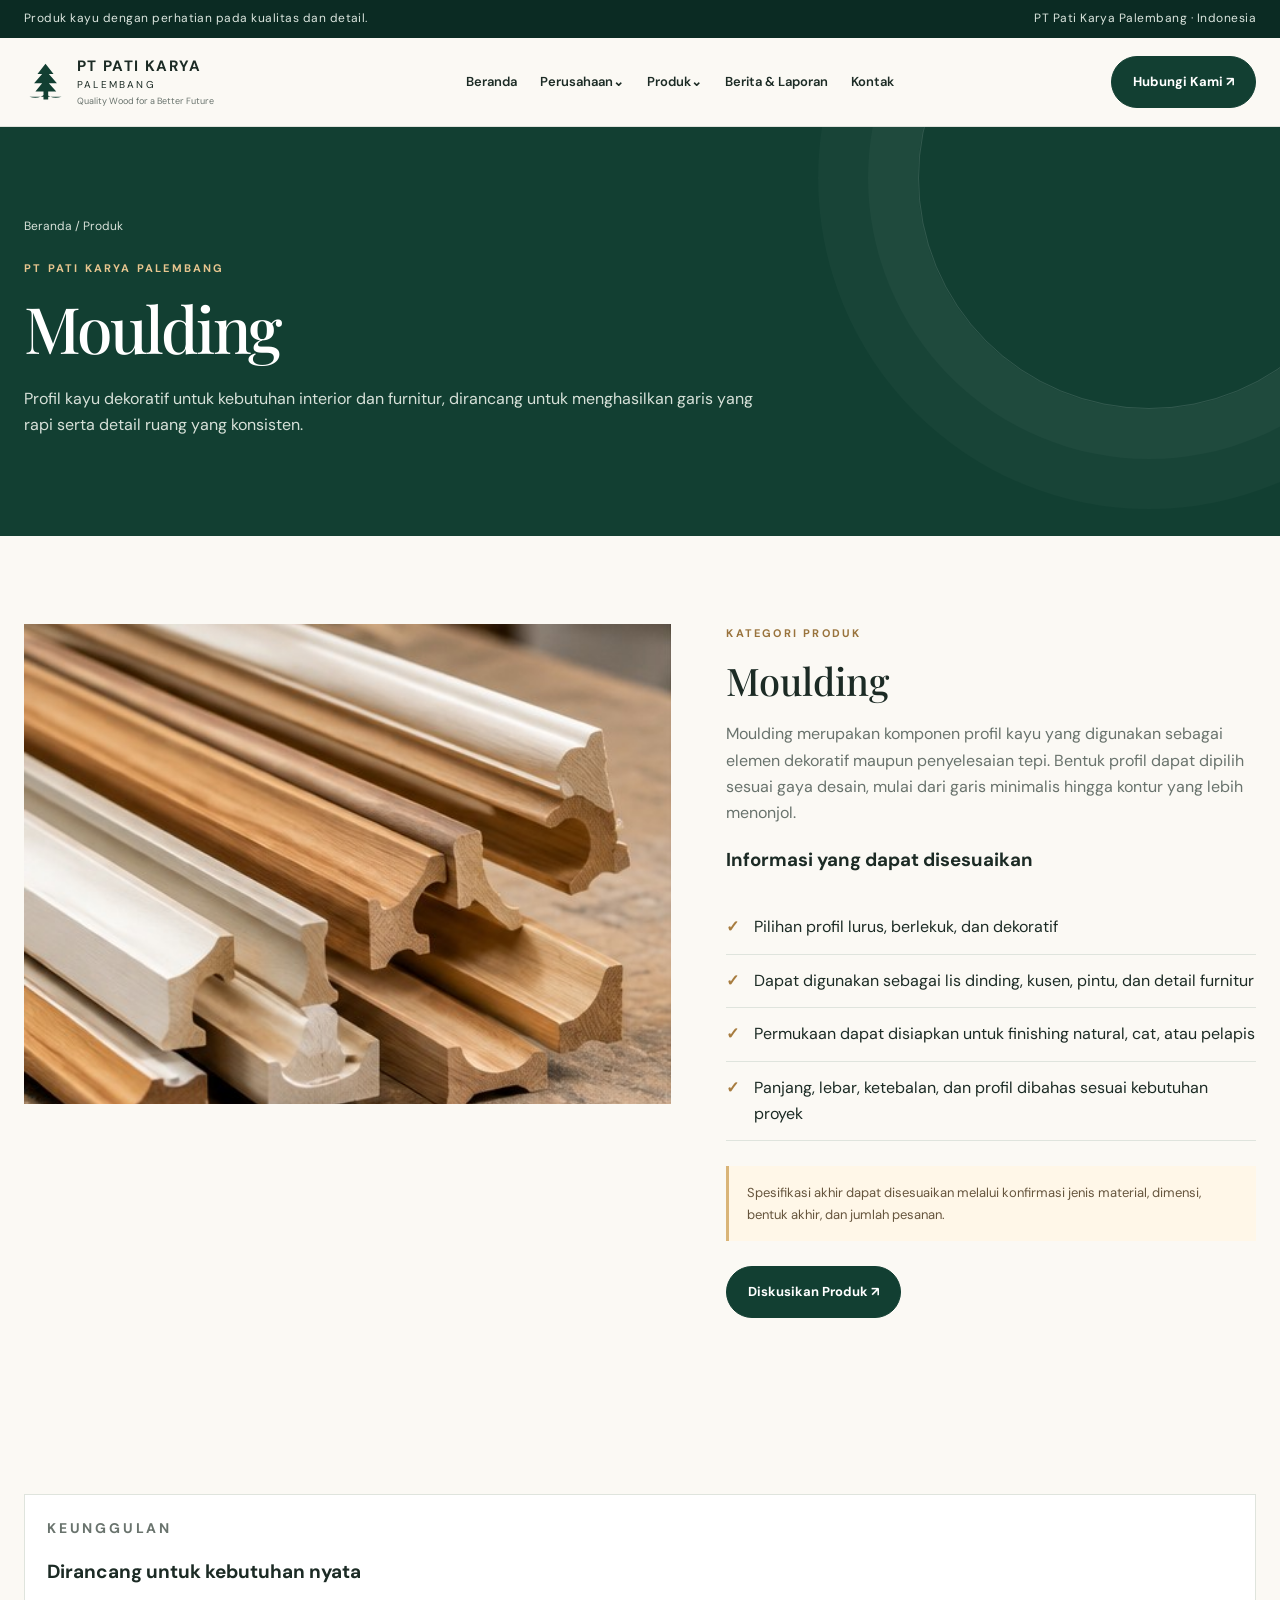
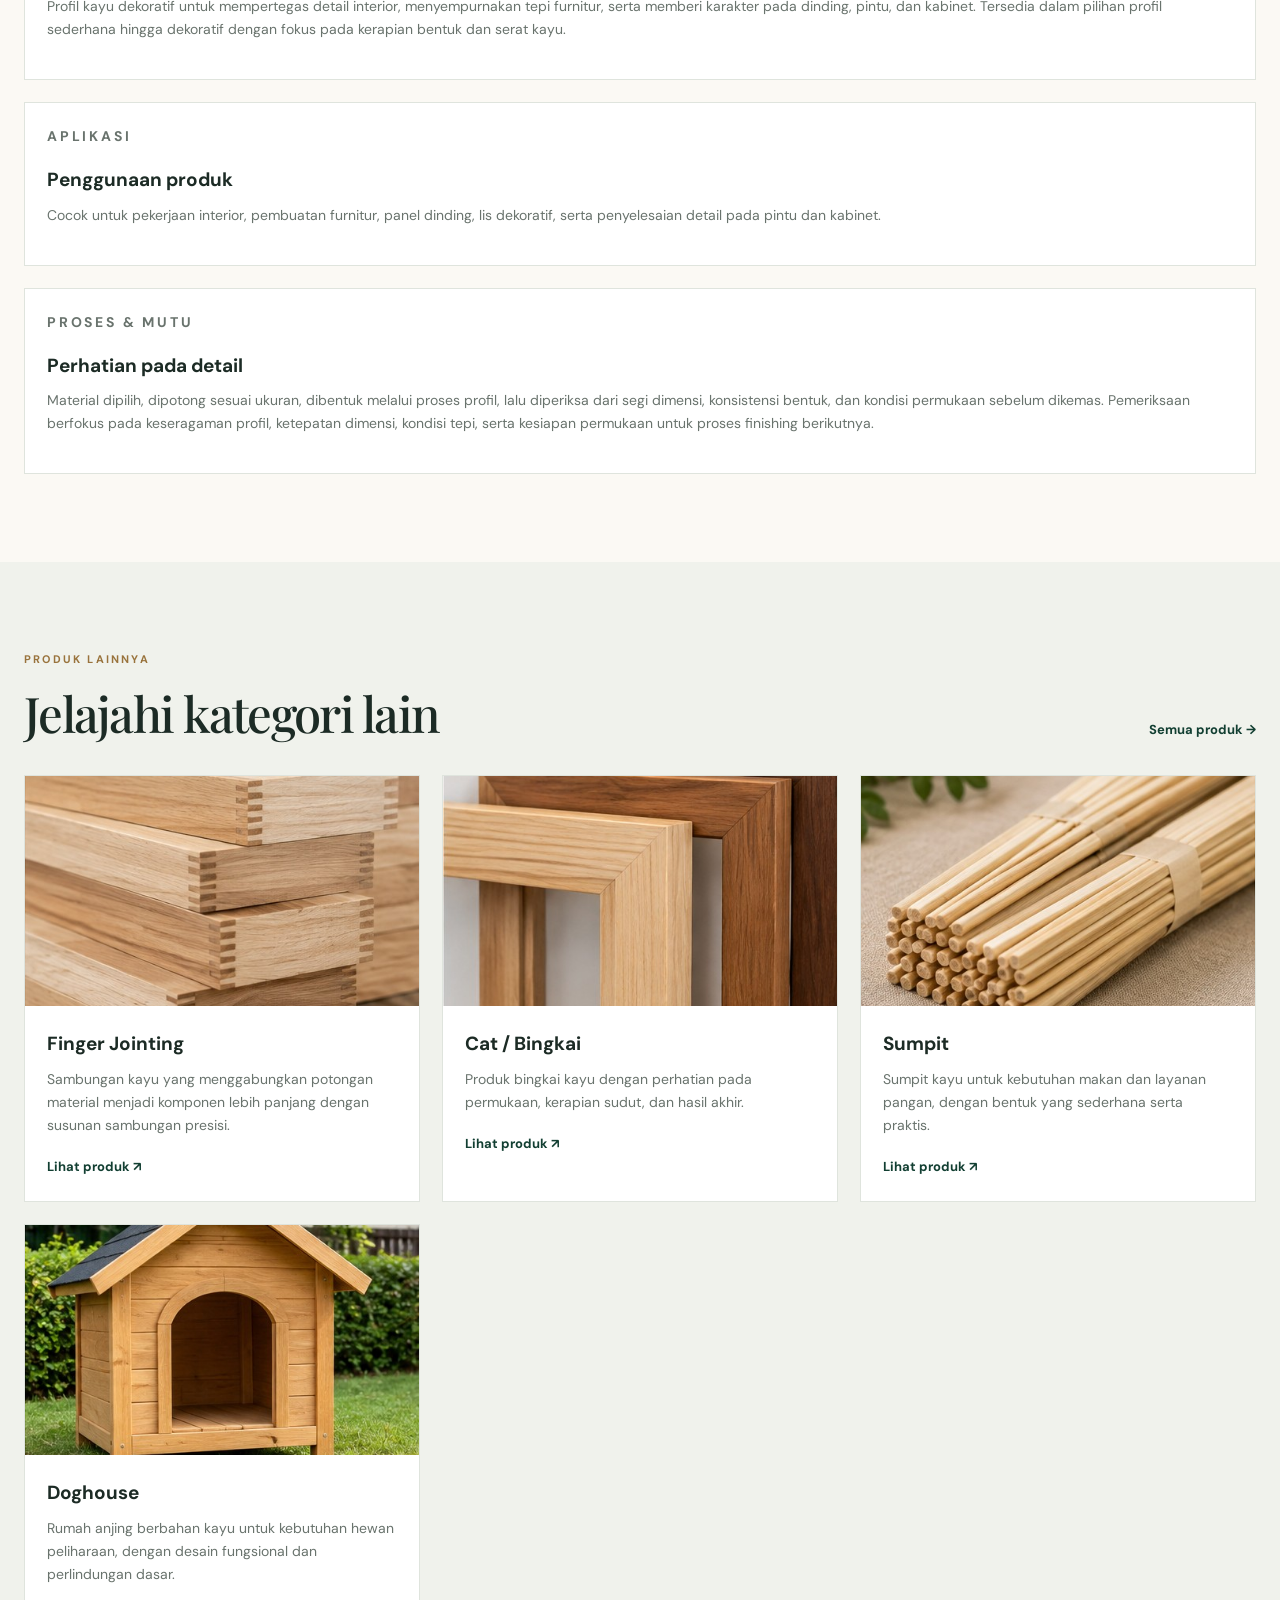
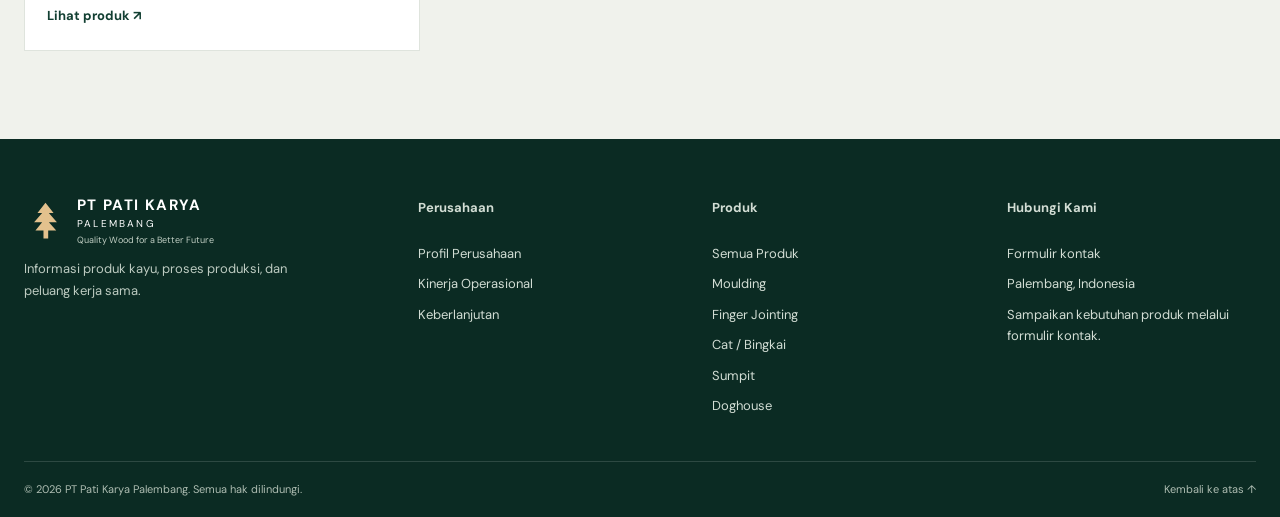
<file: produk/moulding.html>
<!DOCTYPE html>
<html lang="id">
 <head>
  <meta charset="utf-8"/>
  <meta content="width=device-width,initial-scale=1" name="viewport"/>
  <meta content="Informasi PT Pati Karya Palembang" name="description"/>
  <meta content="#123f32" name="theme-color"/>
  <title>
   Moulding | PT Pati Karya Palembang
  </title>
  <link href="../assets/css/style.css" rel="stylesheet"/>
 </head>
 <body id="top">
  <div class="topbar">
   <div class="container">
    <span>
     Produk kayu dengan perhatian pada kualitas dan detail.
    </span>
    <span>
     PT Pati Karya Palembang · Indonesia
    </span>
   </div>
  </div>
  <header class="header">
   <div class="container nav">
    <a class="brand" href="../index.html">
     <span class="brand-mark">
      <svg viewBox="0 0 64 64">
       <path d="M32 5 20 20h7L15 34h12L17 46h12v12h7V46h12L37 34h12L37 20h7L32 5Z">
       </path>
       <path d="M8 54c10 3 17 1 24-4 7 5 14 7 24 4">
       </path>
      </svg>
     </span>
     <span class="brand-copy">
      <strong>
       PT PATI KARYA
      </strong>
      <small>
       PALEMBANG
      </small>
      <em>
       Quality Wood for a Better Future
      </em>
     </span>
    </a>
    <button aria-expanded="false" aria-label="Buka navigasi" class="menu-toggle">
     ☰
    </button>
    <nav class="navlinks">
     <a class="" href="../index.html">
      Beranda
     </a>
     <div class="navgroup">
      <button aria-haspopup="true" type="button">
       Perusahaan⌄
      </button>
      <div class="dropdown">
       <a href="../perusahaan.html">
        Profil Perusahaan
       </a>
       <a href="../kinerja.html">
        Kinerja Operasional
       </a>
       <a href="../keberlanjutan.html">
        Keberlanjutan
       </a>
      </div>
     </div>
     <div class="navgroup">
      <button aria-haspopup="true" type="button">
       Produk⌄
      </button>
      <div class="dropdown">
       <a href="../produk.html">
        Semua Produk
       </a>
       <a href="moulding.html">
        Moulding
       </a>
       <a href="finger-jointing.html">
        Finger Jointing
       </a>
       <a href="cat-bingkai.html">
        Cat / Bingkai
       </a>
       <a href="sumpit.html">
        Sumpit
       </a>
       <a href="doghouse.html">
        Doghouse
       </a>
      </div>
     </div>
     <a class="" href="../berita.html">
      Berita &amp; Laporan
     </a>
     <a class="" href="../kontak.html">
      Kontak
     </a>
    </nav>
    <a class="nav-cta" href="../kontak.html">
     Hubungi Kami ↗
    </a>
   </div>
  </header>
  <main>
   <section class="page-hero">
    <div class="container">
     <div class="breadcrumb">
      <a href="../index.html">
       Beranda
      </a>
      / Produk
     </div>
     <p class="eyebrow light">
      PT PATI KARYA PALEMBANG
     </p>
     <h1>
      Moulding
     </h1>
     <p>
      Profil kayu dekoratif untuk kebutuhan interior dan furnitur, dirancang untuk menghasilkan garis yang rapi serta detail ruang yang konsisten.
     </p>
    </div>
   </section>
   <section class="section">
    <div class="container detail-layout">
     <img alt="Moulding berbahan kayu" src="../assets/img/moulding.jpg"/>
     <div>
      <p class="eyebrow">
       KATEGORI PRODUK
      </p>
      <h2 style="font-family:'Playfair Display',serif;font-weight:500;font-size:38px;line-height:1.15;margin:0 0 18px">
       Moulding
      </h2>
      <p style="color:var(--muted)">
       Moulding merupakan komponen profil kayu yang digunakan sebagai elemen dekoratif maupun penyelesaian tepi. Bentuk profil dapat dipilih sesuai gaya desain, mulai dari garis minimalis hingga kontur yang lebih menonjol.
      </p>
      <h3>
       Informasi yang dapat disesuaikan
      </h3>
      <ul class="spec-list">
       <li>
        Pilihan profil lurus, berlekuk, dan dekoratif
       </li>
       <li>
        Dapat digunakan sebagai lis dinding, kusen, pintu, dan detail furnitur
       </li>
       <li>
        Permukaan dapat disiapkan untuk finishing natural, cat, atau pelapis
       </li>
       <li>
        Panjang, lebar, ketebalan, dan profil dibahas sesuai kebutuhan proyek
       </li>
      </ul>
      <div class="notice">
       Spesifikasi akhir dapat disesuaikan melalui konfirmasi jenis material, dimensi, bentuk akhir, dan jumlah pesanan.
      </div>
      <a class="btn" href="../kontak.html">
       Diskusikan Produk ↗
      </a>
     </div>
    </div>
   </section>
   <section class="section">
    <div class="container grid grid-3">
     <article class="card">
      <div class="card-body">
       <p class="eyebrow">
        KEUNGGULAN
       </p>
       <h3>
        Dirancang untuk kebutuhan nyata
       </h3>
       <p>
        Profil kayu dekoratif untuk mempertegas detail interior, menyempurnakan tepi furnitur, serta memberi karakter pada dinding, pintu, dan kabinet. Tersedia dalam pilihan profil sederhana hingga dekoratif dengan fokus pada kerapian bentuk dan serat kayu.
       </p>
      </div>
     </article>
     <article class="card">
      <div class="card-body">
       <p class="eyebrow">
        APLIKASI
       </p>
       <h3>
        Penggunaan produk
       </h3>
       <p>
        Cocok untuk pekerjaan interior, pembuatan furnitur, panel dinding, lis dekoratif, serta penyelesaian detail pada pintu dan kabinet.
       </p>
      </div>
     </article>
     <article class="card">
      <div class="card-body">
       <p class="eyebrow">
        PROSES &amp; MUTU
       </p>
       <h3>
        Perhatian pada detail
       </h3>
       <p>
        Material dipilih, dipotong sesuai ukuran, dibentuk melalui proses profil, lalu diperiksa dari segi dimensi, konsistensi bentuk, dan kondisi permukaan sebelum dikemas. Pemeriksaan berfokus pada keseragaman profil, ketepatan dimensi, kondisi tepi, serta kesiapan permukaan untuk proses finishing berikutnya.
       </p>
      </div>
     </article>
    </div>
   </section>
   <section class="section alt">
    <div class="container">
     <div class="section-head">
      <div>
       <p class="eyebrow">
        PRODUK LAINNYA
       </p>
       <h2>
        Jelajahi kategori lain
       </h2>
      </div>
      <a class="text-link" href="../produk.html">
       Semua produk →
      </a>
     </div>
     <div class="grid product-grid">
      <article class="card">
       <img alt="Finger Jointing" src="../assets/img/finger-jointing.jpg"/>
       <div class="card-body">
        <h3>
         Finger Jointing
        </h3>
        <p>
         Sambungan kayu yang menggabungkan potongan material menjadi komponen lebih panjang dengan susunan sambungan presisi.
        </p>
        <a class="text-link" href="finger-jointing.html">
         Lihat produk ↗
        </a>
       </div>
      </article>
      <article class="card">
       <img alt="Cat / Bingkai" src="../assets/img/cat-bingkai.jpg"/>
       <div class="card-body">
        <h3>
         Cat / Bingkai
        </h3>
        <p>
         Produk bingkai kayu dengan perhatian pada permukaan, kerapian sudut, dan hasil akhir.
        </p>
        <a class="text-link" href="cat-bingkai.html">
         Lihat produk ↗
        </a>
       </div>
      </article>
      <article class="card">
       <img alt="Sumpit" src="../assets/img/sumpit.jpg"/>
       <div class="card-body">
        <h3>
         Sumpit
        </h3>
        <p>
         Sumpit kayu untuk kebutuhan makan dan layanan pangan, dengan bentuk yang sederhana serta praktis.
        </p>
        <a class="text-link" href="sumpit.html">
         Lihat produk ↗
        </a>
       </div>
      </article>
      <article class="card">
       <img alt="Doghouse" src="../assets/img/doghouse.jpg"/>
       <div class="card-body">
        <h3>
         Doghouse
        </h3>
        <p>
         Rumah anjing berbahan kayu untuk kebutuhan hewan peliharaan, dengan desain fungsional dan perlindungan dasar.
        </p>
        <a class="text-link" href="doghouse.html">
         Lihat produk ↗
        </a>
       </div>
      </article>
     </div>
    </div>
   </section>
  </main>
  <footer class="footer">
   <div class="container footer-main">
    <div>
     <a class="brand brand-footer" href="../index.html">
      <span class="brand-mark">
       <svg viewBox="0 0 64 64">
        <path d="M32 5 20 20h7L15 34h12L17 46h12v12h7V46h12L37 34h12L37 20h7L32 5Z">
        </path>
       </svg>
      </span>
      <span class="brand-copy">
       <strong>
        PT PATI KARYA
       </strong>
       <small>
        PALEMBANG
       </small>
       <em>
        Quality Wood for a Better Future
       </em>
      </span>
     </a>
     <p class="footer-tagline">
      Informasi produk kayu, proses produksi, dan peluang kerja sama.
     </p>
    </div>
    <div class="footer-links">
     <h3>
      Perusahaan
     </h3>
     <a href="../perusahaan.html">
      Profil Perusahaan
     </a>
     <a href="../kinerja.html">
      Kinerja Operasional
     </a>
     <a href="../keberlanjutan.html">
      Keberlanjutan
     </a>
    </div>
    <div class="footer-links">
     <h3>
      Produk
     </h3>
     <a href="../produk.html">
      Semua Produk
     </a>
     <a href="moulding.html">
      Moulding
     </a>
     <a href="finger-jointing.html">
      Finger Jointing
     </a>
     <a href="cat-bingkai.html">
      Cat / Bingkai
     </a>
     <a href="sumpit.html">
      Sumpit
     </a>
     <a href="doghouse.html">
      Doghouse
     </a>
    </div>
    <div class="footer-links">
     <h3>
      Hubungi Kami
     </h3>
     <a href="../kontak.html">
      Formulir kontak
     </a>
     <span>
      Palembang, Indonesia
     </span>
     <span>
      Sampaikan kebutuhan produk melalui formulir kontak.
     </span>
    </div>
   </div>
   <div class="container footer-bottom">
    <span>
     ©
     <span data-year="">
     </span>
     PT Pati Karya Palembang. Semua hak dilindungi.
    </span>
    <a href="#top">
     Kembali ke atas ↑
    </a>
   </div>
  </footer>
  <script src="../assets/js/main.js">
  </script>
 </body>
</html>
</file>
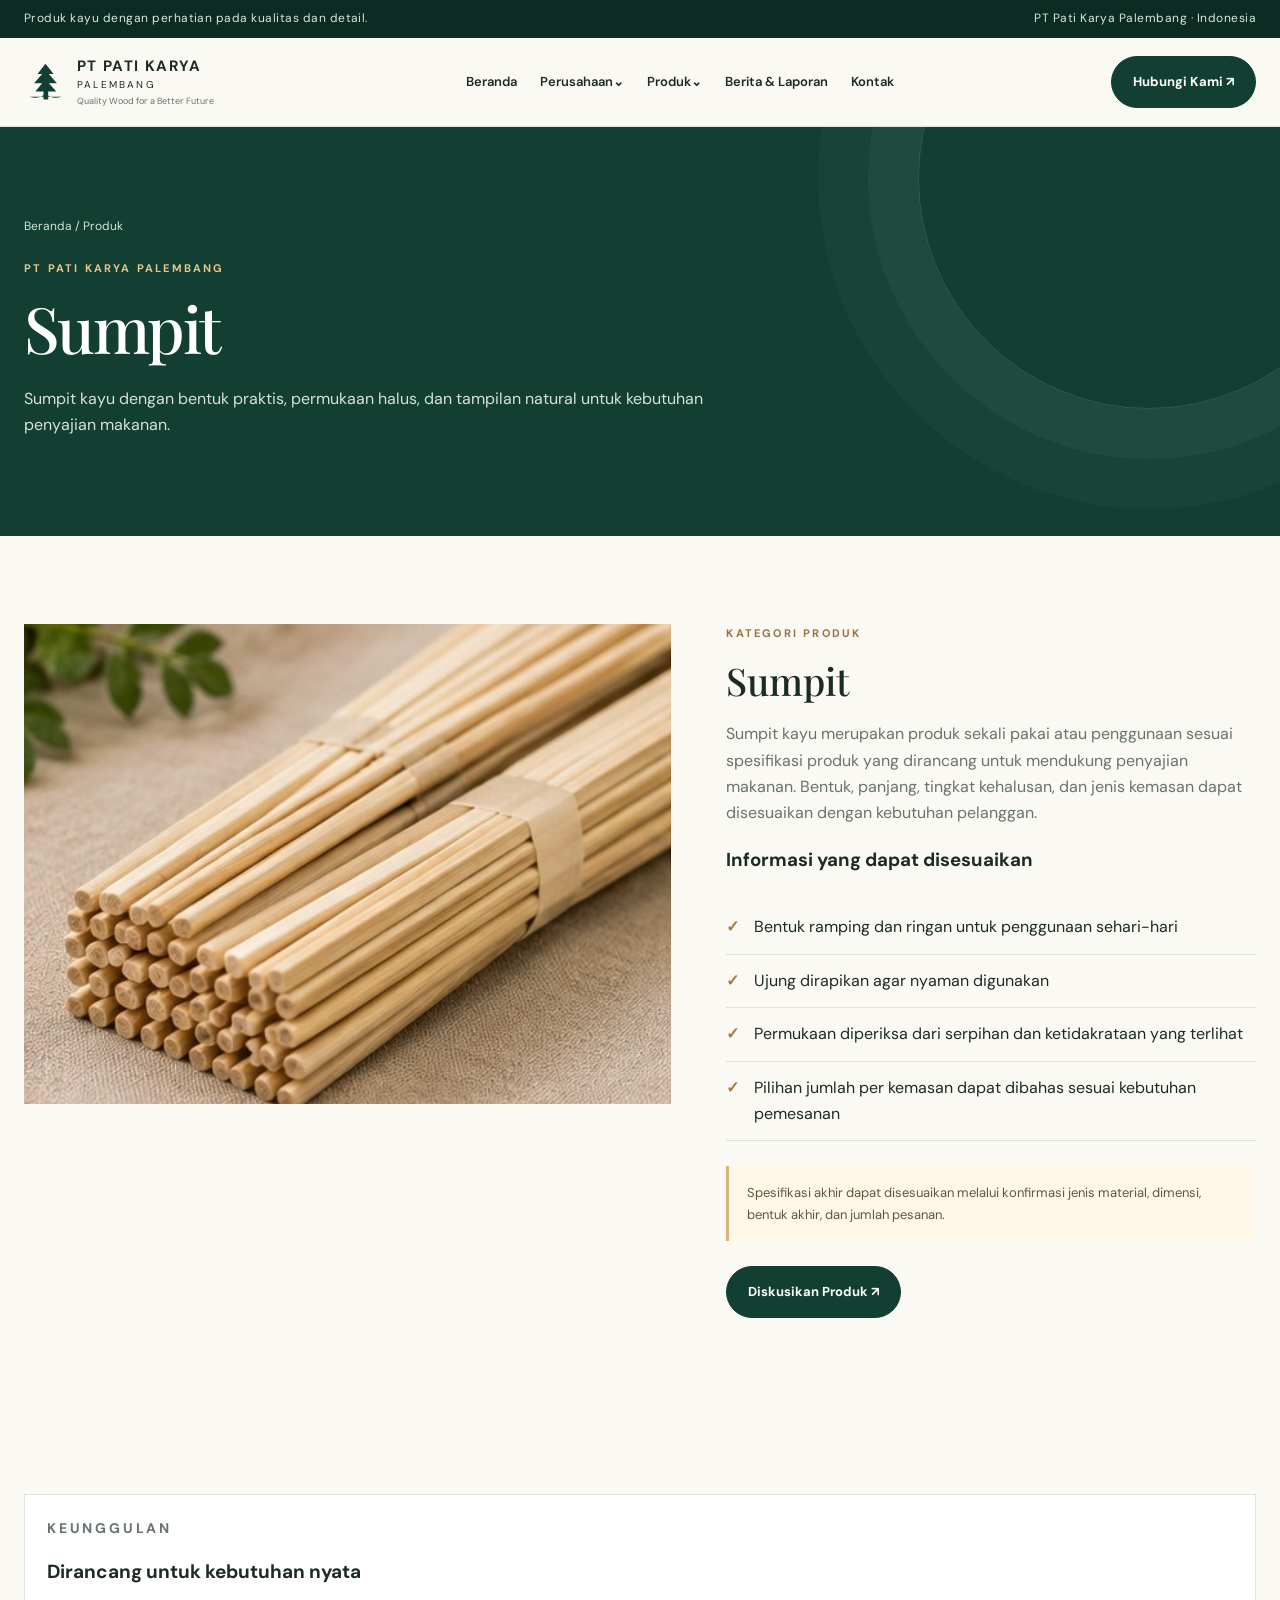
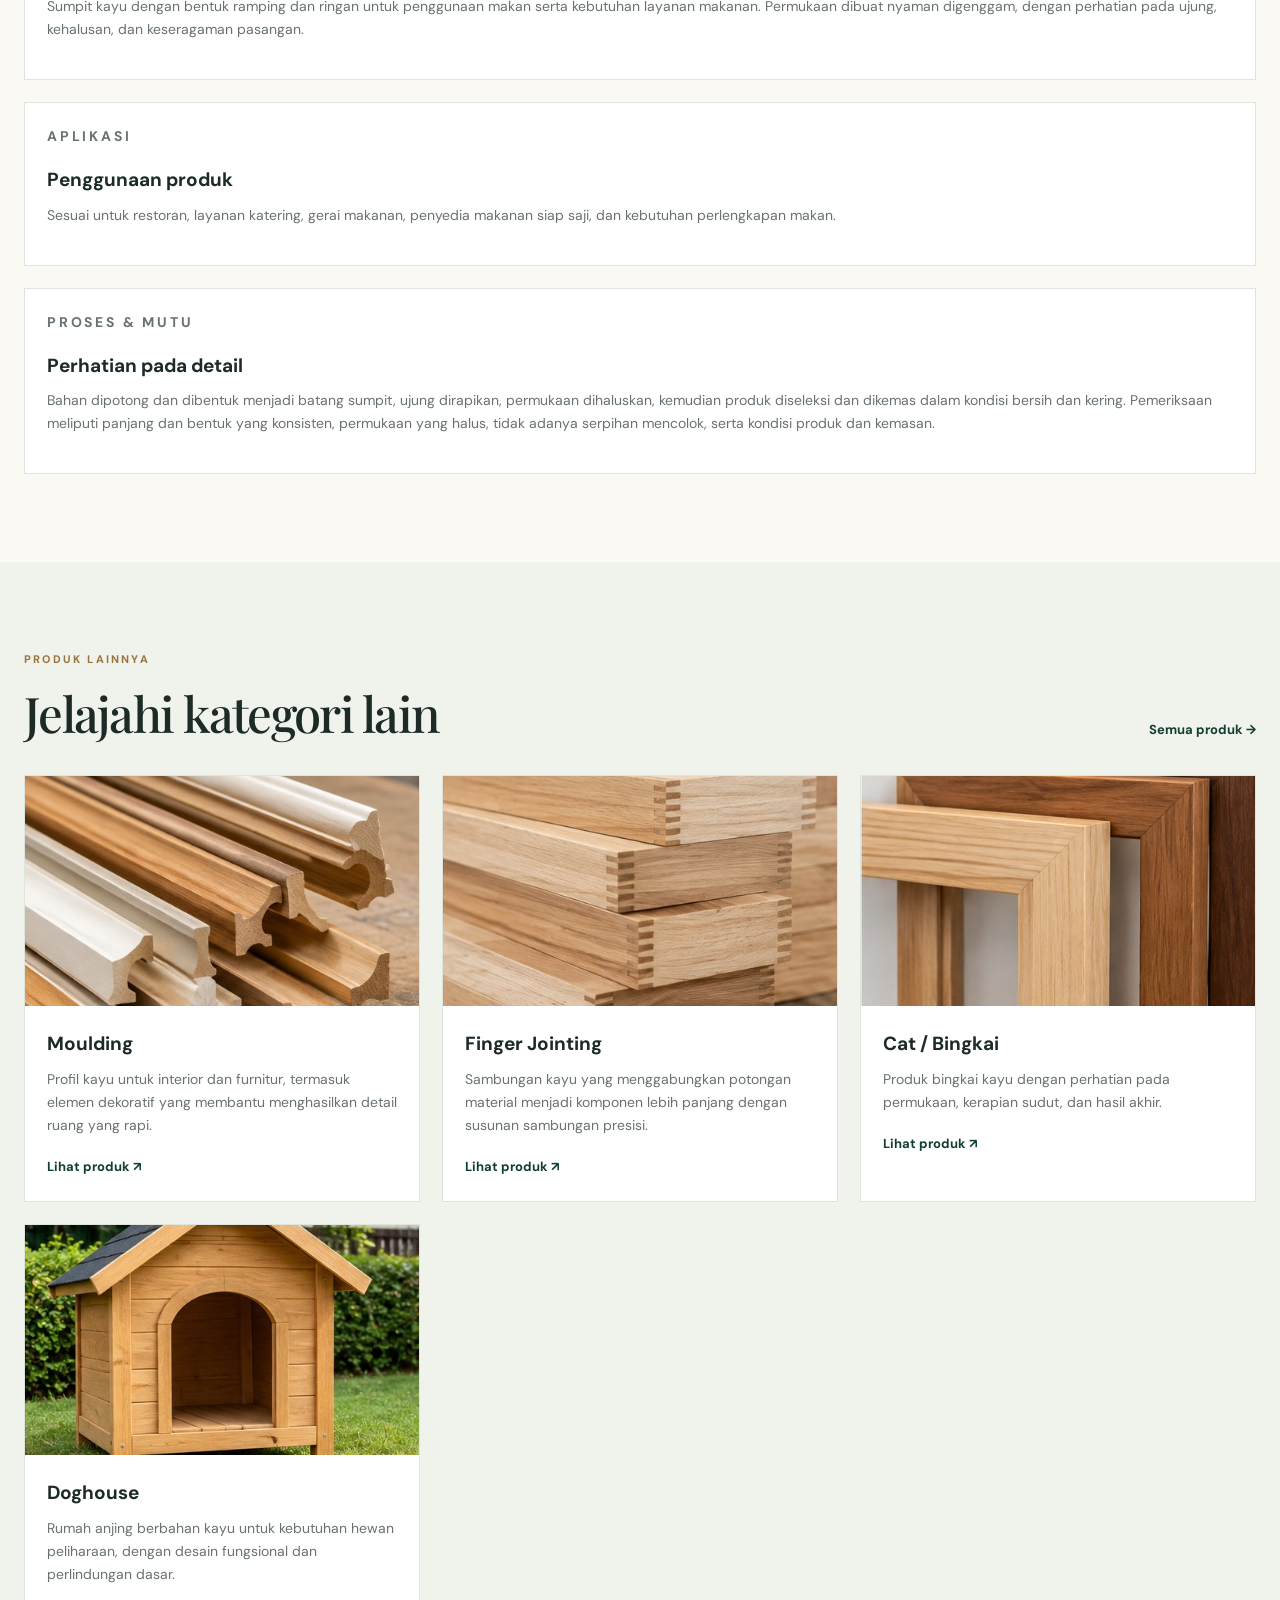
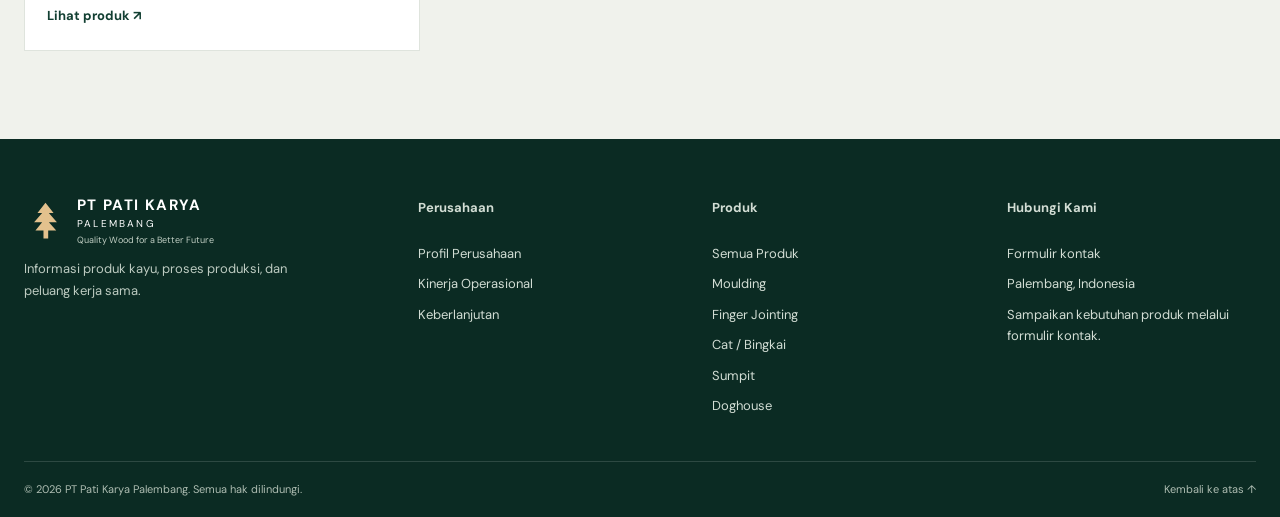
<file: produk/sumpit.html>
<!DOCTYPE html>
<html lang="id">
 <head>
  <meta charset="utf-8"/>
  <meta content="width=device-width,initial-scale=1" name="viewport"/>
  <meta content="Informasi PT Pati Karya Palembang" name="description"/>
  <meta content="#123f32" name="theme-color"/>
  <title>
   Sumpit | PT Pati Karya Palembang
  </title>
  <link href="../assets/css/style.css" rel="stylesheet"/>
 </head>
 <body id="top">
  <div class="topbar">
   <div class="container">
    <span>
     Produk kayu dengan perhatian pada kualitas dan detail.
    </span>
    <span>
     PT Pati Karya Palembang · Indonesia
    </span>
   </div>
  </div>
  <header class="header">
   <div class="container nav">
    <a class="brand" href="../index.html">
     <span class="brand-mark">
      <svg viewBox="0 0 64 64">
       <path d="M32 5 20 20h7L15 34h12L17 46h12v12h7V46h12L37 34h12L37 20h7L32 5Z">
       </path>
       <path d="M8 54c10 3 17 1 24-4 7 5 14 7 24 4">
       </path>
      </svg>
     </span>
     <span class="brand-copy">
      <strong>
       PT PATI KARYA
      </strong>
      <small>
       PALEMBANG
      </small>
      <em>
       Quality Wood for a Better Future
      </em>
     </span>
    </a>
    <button aria-expanded="false" aria-label="Buka navigasi" class="menu-toggle">
     ☰
    </button>
    <nav class="navlinks">
     <a class="" href="../index.html">
      Beranda
     </a>
     <div class="navgroup">
      <button aria-haspopup="true" type="button">
       Perusahaan⌄
      </button>
      <div class="dropdown">
       <a href="../perusahaan.html">
        Profil Perusahaan
       </a>
       <a href="../kinerja.html">
        Kinerja Operasional
       </a>
       <a href="../keberlanjutan.html">
        Keberlanjutan
       </a>
      </div>
     </div>
     <div class="navgroup">
      <button aria-haspopup="true" type="button">
       Produk⌄
      </button>
      <div class="dropdown">
       <a href="../produk.html">
        Semua Produk
       </a>
       <a href="moulding.html">
        Moulding
       </a>
       <a href="finger-jointing.html">
        Finger Jointing
       </a>
       <a href="cat-bingkai.html">
        Cat / Bingkai
       </a>
       <a href="sumpit.html">
        Sumpit
       </a>
       <a href="doghouse.html">
        Doghouse
       </a>
      </div>
     </div>
     <a class="" href="../berita.html">
      Berita &amp; Laporan
     </a>
     <a class="" href="../kontak.html">
      Kontak
     </a>
    </nav>
    <a class="nav-cta" href="../kontak.html">
     Hubungi Kami ↗
    </a>
   </div>
  </header>
  <main>
   <section class="page-hero">
    <div class="container">
     <div class="breadcrumb">
      <a href="../index.html">
       Beranda
      </a>
      / Produk
     </div>
     <p class="eyebrow light">
      PT PATI KARYA PALEMBANG
     </p>
     <h1>
      Sumpit
     </h1>
     <p>
      Sumpit kayu dengan bentuk praktis, permukaan halus, dan tampilan natural untuk kebutuhan penyajian makanan.
     </p>
    </div>
   </section>
   <section class="section">
    <div class="container detail-layout">
     <img alt="Sumpit berbahan kayu" src="../assets/img/sumpit.jpg"/>
     <div>
      <p class="eyebrow">
       KATEGORI PRODUK
      </p>
      <h2 style="font-family:'Playfair Display',serif;font-weight:500;font-size:38px;line-height:1.15;margin:0 0 18px">
       Sumpit
      </h2>
      <p style="color:var(--muted)">
       Sumpit kayu merupakan produk sekali pakai atau penggunaan sesuai spesifikasi produk yang dirancang untuk mendukung penyajian makanan. Bentuk, panjang, tingkat kehalusan, dan jenis kemasan dapat disesuaikan dengan kebutuhan pelanggan.
      </p>
      <h3>
       Informasi yang dapat disesuaikan
      </h3>
      <ul class="spec-list">
       <li>
        Bentuk ramping dan ringan untuk penggunaan sehari-hari
       </li>
       <li>
        Ujung dirapikan agar nyaman digunakan
       </li>
       <li>
        Permukaan diperiksa dari serpihan dan ketidakrataan yang terlihat
       </li>
       <li>
        Pilihan jumlah per kemasan dapat dibahas sesuai kebutuhan pemesanan
       </li>
      </ul>
      <div class="notice">
       Spesifikasi akhir dapat disesuaikan melalui konfirmasi jenis material, dimensi, bentuk akhir, dan jumlah pesanan.
      </div>
      <a class="btn" href="../kontak.html">
       Diskusikan Produk ↗
      </a>
     </div>
    </div>
   </section>
   <section class="section">
    <div class="container grid grid-3">
     <article class="card">
      <div class="card-body">
       <p class="eyebrow">
        KEUNGGULAN
       </p>
       <h3>
        Dirancang untuk kebutuhan nyata
       </h3>
       <p>
        Sumpit kayu dengan bentuk ramping dan ringan untuk penggunaan makan serta kebutuhan layanan makanan. Permukaan dibuat nyaman digenggam, dengan perhatian pada ujung, kehalusan, dan keseragaman pasangan.
       </p>
      </div>
     </article>
     <article class="card">
      <div class="card-body">
       <p class="eyebrow">
        APLIKASI
       </p>
       <h3>
        Penggunaan produk
       </h3>
       <p>
        Sesuai untuk restoran, layanan katering, gerai makanan, penyedia makanan siap saji, dan kebutuhan perlengkapan makan.
       </p>
      </div>
     </article>
     <article class="card">
      <div class="card-body">
       <p class="eyebrow">
        PROSES &amp; MUTU
       </p>
       <h3>
        Perhatian pada detail
       </h3>
       <p>
        Bahan dipotong dan dibentuk menjadi batang sumpit, ujung dirapikan, permukaan dihaluskan, kemudian produk diseleksi dan dikemas dalam kondisi bersih dan kering. Pemeriksaan meliputi panjang dan bentuk yang konsisten, permukaan yang halus, tidak adanya serpihan mencolok, serta kondisi produk dan kemasan.
       </p>
      </div>
     </article>
    </div>
   </section>
   <section class="section alt">
    <div class="container">
     <div class="section-head">
      <div>
       <p class="eyebrow">
        PRODUK LAINNYA
       </p>
       <h2>
        Jelajahi kategori lain
       </h2>
      </div>
      <a class="text-link" href="../produk.html">
       Semua produk →
      </a>
     </div>
     <div class="grid product-grid">
      <article class="card">
       <img alt="Moulding" src="../assets/img/moulding.jpg"/>
       <div class="card-body">
        <h3>
         Moulding
        </h3>
        <p>
         Profil kayu untuk interior dan furnitur, termasuk elemen dekoratif yang membantu menghasilkan detail ruang yang rapi.
        </p>
        <a class="text-link" href="moulding.html">
         Lihat produk ↗
        </a>
       </div>
      </article>
      <article class="card">
       <img alt="Finger Jointing" src="../assets/img/finger-jointing.jpg"/>
       <div class="card-body">
        <h3>
         Finger Jointing
        </h3>
        <p>
         Sambungan kayu yang menggabungkan potongan material menjadi komponen lebih panjang dengan susunan sambungan presisi.
        </p>
        <a class="text-link" href="finger-jointing.html">
         Lihat produk ↗
        </a>
       </div>
      </article>
      <article class="card">
       <img alt="Cat / Bingkai" src="../assets/img/cat-bingkai.jpg"/>
       <div class="card-body">
        <h3>
         Cat / Bingkai
        </h3>
        <p>
         Produk bingkai kayu dengan perhatian pada permukaan, kerapian sudut, dan hasil akhir.
        </p>
        <a class="text-link" href="cat-bingkai.html">
         Lihat produk ↗
        </a>
       </div>
      </article>
      <article class="card">
       <img alt="Doghouse" src="../assets/img/doghouse.jpg"/>
       <div class="card-body">
        <h3>
         Doghouse
        </h3>
        <p>
         Rumah anjing berbahan kayu untuk kebutuhan hewan peliharaan, dengan desain fungsional dan perlindungan dasar.
        </p>
        <a class="text-link" href="doghouse.html">
         Lihat produk ↗
        </a>
       </div>
      </article>
     </div>
    </div>
   </section>
  </main>
  <footer class="footer">
   <div class="container footer-main">
    <div>
     <a class="brand brand-footer" href="../index.html">
      <span class="brand-mark">
       <svg viewBox="0 0 64 64">
        <path d="M32 5 20 20h7L15 34h12L17 46h12v12h7V46h12L37 34h12L37 20h7L32 5Z">
        </path>
       </svg>
      </span>
      <span class="brand-copy">
       <strong>
        PT PATI KARYA
       </strong>
       <small>
        PALEMBANG
       </small>
       <em>
        Quality Wood for a Better Future
       </em>
      </span>
     </a>
     <p class="footer-tagline">
      Informasi produk kayu, proses produksi, dan peluang kerja sama.
     </p>
    </div>
    <div class="footer-links">
     <h3>
      Perusahaan
     </h3>
     <a href="../perusahaan.html">
      Profil Perusahaan
     </a>
     <a href="../kinerja.html">
      Kinerja Operasional
     </a>
     <a href="../keberlanjutan.html">
      Keberlanjutan
     </a>
    </div>
    <div class="footer-links">
     <h3>
      Produk
     </h3>
     <a href="../produk.html">
      Semua Produk
     </a>
     <a href="moulding.html">
      Moulding
     </a>
     <a href="finger-jointing.html">
      Finger Jointing
     </a>
     <a href="cat-bingkai.html">
      Cat / Bingkai
     </a>
     <a href="sumpit.html">
      Sumpit
     </a>
     <a href="doghouse.html">
      Doghouse
     </a>
    </div>
    <div class="footer-links">
     <h3>
      Hubungi Kami
     </h3>
     <a href="../kontak.html">
      Formulir kontak
     </a>
     <span>
      Palembang, Indonesia
     </span>
     <span>
      Sampaikan kebutuhan produk melalui formulir kontak.
     </span>
    </div>
   </div>
   <div class="container footer-bottom">
    <span>
     ©
     <span data-year="">
     </span>
     PT Pati Karya Palembang. Semua hak dilindungi.
    </span>
    <a href="#top">
     Kembali ke atas ↑
    </a>
   </div>
  </footer>
  <script src="../assets/js/main.js">
  </script>
 </body>
</html>
</file>
<file: assets/css/style.css>
@import url('https://fonts.googleapis.com/css2?family=DM+Sans:wght@400;500;600;700&family=Playfair+Display:wght@500;600;700&display=swap');
:root{--green:#123f32;--deep:#0b2b23;--sage:#e8eee7;--gold:#d9b477;--cream:#fbf9f4;--ink:#1c2b25;--muted:#69736d;--line:#dfe4dd;--white:#fff;--max:1240px}*{box-sizing:border-box}html{scroll-behavior:smooth}body{margin:0;background:var(--cream);color:var(--ink);font-family:'DM Sans',sans-serif;line-height:1.65}a{color:inherit;text-decoration:none}img{max-width:100%;display:block}.container{width:min(var(--max),calc(100% - 48px));margin:auto}.topbar{background:var(--deep);color:#dce6df;font-size:12px;letter-spacing:.04em}.topbar .container{display:flex;justify-content:space-between;padding:9px 0}.header{position:sticky;top:0;z-index:20;background:rgba(251,249,244,.97);backdrop-filter:blur(14px);border-bottom:1px solid rgba(18,63,50,.12)}.nav{height:88px;display:flex;align-items:center;justify-content:space-between;gap:26px}.brand{display:flex;align-items:center;gap:10px;min-width:225px}.brand-mark{width:43px;height:48px;color:var(--green)}.brand-mark svg{width:100%;height:100%;fill:currentColor}.brand-copy{display:flex;flex-direction:column;line-height:1.12}.brand-copy strong{font-size:15px;letter-spacing:.09em}.brand-copy small{font-size:10px;letter-spacing:.22em;margin-top:4px}.brand-copy em{font-size:9px;color:var(--muted);margin-top:6px;font-style:normal}.navlinks{display:flex;align-items:center;gap:23px;font-size:13px;font-weight:600}.navlinks>a,.navgroup>button{border:0;background:none;font:inherit;color:var(--ink);cursor:pointer;padding:12px 0}.navlinks a:hover,.navgroup>button:hover,.navlinks .current{color:#98713a}.navgroup{position:relative}.dropdown{display:none;position:absolute;top:100%;left:-24px;min-width:240px;background:white;box-shadow:0 18px 50px #10291c1a;border:1px solid var(--line);padding:12px;border-radius:3px}.dropdown a{display:block;padding:11px 13px;font-weight:500}.dropdown a:hover{background:var(--sage)}.navgroup:hover .dropdown,.navgroup:focus-within .dropdown{display:block}.nav-cta,.btn{display:inline-flex;align-items:center;justify-content:center;gap:18px;padding:14px 21px;background:var(--green);color:white;border-radius:40px;font-size:13px;font-weight:700;transition:.2s;border:1px solid var(--green)}.nav-cta:hover,.btn:hover{background:var(--deep);transform:translateY(-2px)}.menu-toggle{display:none;background:none;border:0;font-size:25px;color:var(--green)}.hero{min-height:620px;display:flex;align-items:center;position:relative;isolation:isolate;color:white;background:#183b2d url('../img/forest.jpg') center/cover}.hero:before{content:'';position:absolute;inset:0;background:linear-gradient(90deg,rgba(6,29,22,.88),rgba(7,32,23,.56) 52%,rgba(7,32,23,.08));z-index:-1}.hero-inner{padding:90px 0;max-width:780px}.eyebrow{font-size:11px;font-weight:700;letter-spacing:.2em;color:#99733c;text-transform:uppercase;margin:0 0 17px}.eyebrow.light{color:#e7c58f}.hero h1,.page-hero h1{font-family:'Playfair Display',serif;font-weight:500;font-size:clamp(44px,6vw,76px);line-height:1.06;letter-spacing:-.04em;margin:0 0 24px}.hero h1 span{color:#e5c18b}.hero p:not(.eyebrow){font-size:17px;color:#e2e9e3;max-width:620px}.hero-actions{display:flex;gap:13px;flex-wrap:wrap;margin-top:30px}.btn.gold{background:var(--gold);border-color:var(--gold);color:var(--deep)}.btn.ghost{background:transparent;border-color:#ffffff8c}.btn.ghost:hover{background:#ffffff18}.hero-caption{position:absolute;bottom:24px;right:max(24px,calc((100% - var(--max))/2));font-size:10px;letter-spacing:.18em;color:#e3e8e3;text-transform:uppercase}.page-hero{background:var(--green);color:white;padding:90px 0 82px;position:relative;overflow:hidden}.page-hero:after{content:'';position:absolute;width:460px;height:460px;border:1px solid #ffffff22;border-radius:50%;right:-100px;top:-180px;box-shadow:0 0 0 50px #ffffff08,0 0 0 100px #ffffff06}.page-hero .container{position:relative;z-index:1}.page-hero h1{font-size:clamp(42px,5vw,66px);max-width:850px}.page-hero p:not(.eyebrow){max-width:740px;color:#d7e1d9;font-size:16px}.breadcrumb{font-size:12px;color:#d7e1d9;margin-bottom:22px}.section{padding:88px 0}.section.alt{background:#f0f2ec}.section-head{display:flex;justify-content:space-between;align-items:end;gap:35px;margin-bottom:35px}.section-head h2,.split-copy h2,.contact-intro h2{font-family:'Playfair Display',serif;font-weight:500;line-height:1.12;letter-spacing:-.035em;font-size:clamp(32px,4vw,49px);margin:0}.section-head>p{max-width:460px;color:var(--muted);margin:0}.grid{display:grid;gap:22px}.product-grid{grid-template-columns:repeat(3,minmax(0,1fr))}.card{background:white;border:1px solid var(--line);overflow:hidden;transition:transform .25s,box-shadow .25s}.card:hover{transform:translateY(-5px);box-shadow:0 18px 45px #10291c12}.card img{width:100%;height:230px;object-fit:cover;background:#dce3da}.card-body{padding:22px}.card h3{font-size:19px;margin:0 0 8px}.card p{color:var(--muted);font-size:14px;margin:0 0 16px}.text-link{font-weight:700;color:var(--green);font-size:13px}.text-link span{padding-left:8px;color:#a77c3f}.split{display:grid;grid-template-columns:1fr 1fr;align-items:center;gap:70px}.split-image{width:100%;height:490px;object-fit:cover}.split-copy p{color:var(--muted)}.split-copy .btn{margin-top:14px}.metric-band{background:var(--deep);color:white;padding:45px 0}.metrics{display:grid;grid-template-columns:repeat(4,1fr);gap:20px}.metric{padding:10px 24px;border-left:1px solid #ffffff35}.metric strong{display:block;font-family:'Playfair Display',serif;font-size:31px;font-weight:500;color:#e6c18b}.metric span{display:block;color:#d4ded6;font-size:12px;margin-top:7px}.notice{background:#fff7e8;border-left:3px solid var(--gold);padding:16px 18px;color:#66553d;font-size:13px;margin:25px 0}.feature-grid{grid-template-columns:repeat(3,1fr)}.feature{padding:27px;background:white;border:1px solid var(--line)}.feature .num{color:#b58a4a;font-size:12px;letter-spacing:.12em}.feature h3{margin:12px 0 8px}.feature p{margin:0;color:var(--muted);font-size:14px}.timeline{border-left:1px solid #b9c5b8;margin-left:8px;padding-left:30px}.timeline-item{position:relative;padding-bottom:28px}.timeline-item:before{content:'';position:absolute;left:-36px;top:7px;width:11px;height:11px;background:var(--gold);border-radius:50%}.timeline-item h3{margin:0 0 6px}.timeline-item p{margin:0;color:var(--muted)}.detail-layout{display:grid;grid-template-columns:1.1fr .9fr;gap:55px;align-items:start}.detail-layout>img{width:100%;height:480px;object-fit:cover}.spec-list{list-style:none;padding:0;margin:25px 0}.spec-list li{padding:13px 0;border-bottom:1px solid var(--line);display:flex;gap:15px}.spec-list li:before{content:'✓';color:#a77c3f;font-weight:700}.data-grid{grid-template-columns:repeat(3,1fr)}.data-card{border:1px solid var(--line);padding:26px;background:white}.data-card .label{font-size:11px;letter-spacing:.12em;color:var(--muted);text-transform:uppercase}.data-card h3{font-family:'Playfair Display',serif;font-size:25px;font-weight:500;margin:10px 0}.data-card p{color:var(--muted);font-size:13px;margin:0}.report-grid{grid-template-columns:repeat(2,1fr)}.report-card{padding:28px;border:1px solid var(--line);background:white;display:flex;gap:20px}.report-icon{width:56px;height:66px;flex:none;background:var(--sage);display:grid;place-items:center;color:var(--green);font-size:24px}.report-card h3{margin:0 0 8px}.report-card p{color:var(--muted);font-size:13px;margin:0 0 12px}.news-grid{grid-template-columns:repeat(3,1fr)}.news-card .date{font-size:11px;color:#99733c;letter-spacing:.12em}.contact-grid{display:grid;grid-template-columns:.9fr 1.1fr;gap:65px}.contact-box{background:white;border:1px solid var(--line);padding:32px}.contact-row{padding:15px 0;border-bottom:1px solid var(--line)}.contact-row small{display:block;color:var(--muted);font-size:12px}.contact-row strong{font-size:15px;font-weight:600}.form{display:grid;gap:15px}.form label{font-size:12px;font-weight:700}.form input,.form textarea,.form select{display:block;width:100%;padding:13px 14px;margin-top:7px;border:1px solid #cfd8cf;background:#fff;font:inherit;font-size:14px;border-radius:0}.form textarea{min-height:130px;resize:vertical}.footer{background:var(--deep);color:white;padding:58px 0 0}.footer-main{display:grid;grid-template-columns:1.4fr 1fr 1fr 1fr;gap:45px;padding-bottom:45px}.brand-footer{color:white}.brand-footer .brand-mark{color:#e3c18d}.brand-footer .brand-copy em{color:#c0cec3}.footer-tagline{color:#bdcbc1;font-size:13px;max-width:300px}.footer h3{font-size:13px;margin:0 0 15px}.footer-links{display:flex;flex-direction:column;gap:9px;font-size:13px;color:#d2ddd4}.footer-links a:hover{color:#e3c18d}.footer-bottom{border-top:1px solid #ffffff24;padding:18px 0;display:flex;justify-content:space-between;font-size:11px;color:#aebdb2}.pill{display:inline-block;border:1px solid #cbd6cb;padding:5px 10px;border-radius:30px;font-size:11px;color:var(--green);margin:3px}.mobile-cta{display:none}
@media(max-width:1000px){.navlinks{gap:13px}.nav-cta{display:none}.brand{min-width:200px}.split{gap:35px}.footer-main{grid-template-columns:1fr 1fr}.hero{min-height:570px}}
@media(max-width:760px){.container{width:min(var(--max),calc(100% - 34px))}.topbar .container{gap:10px}.topbar .container span:last-child{display:none}.nav{height:74px}.menu-toggle{display:block}.navlinks{display:none;position:absolute;top:74px;left:0;right:0;background:var(--cream);padding:14px 24px 24px;align-items:stretch;flex-direction:column;gap:0;border-bottom:1px solid var(--line);box-shadow:0 15px 25px #10291c12}.navlinks.open{display:flex}.navlinks>a,.navgroup>button{display:block;width:100%;text-align:left;padding:12px 0}.dropdown{position:static;box-shadow:none;border:0;background:#f0f2ec;padding:4px 12px;min-width:0}.navgroup:hover .dropdown{display:none}.navgroup.expanded .dropdown{display:block}.hero{min-height:600px}.hero-inner{padding:75px 0}.hero p:not(.eyebrow){font-size:15px}.section{padding:65px 0}.section-head{display:block}.section-head>p{margin-top:17px}.product-grid,.feature-grid,.data-grid,.news-grid{grid-template-columns:1fr 1fr}.card img{height:190px}.split,.detail-layout,.contact-grid{grid-template-columns:1fr;gap:28px}.split-image{height:330px}.metrics{grid-template-columns:1fr 1fr}.metric{padding:10px 14px}.page-hero{padding:66px 0}.page-hero h1{font-size:43px}.detail-layout>img{height:330px}.footer-main{gap:30px}.report-grid{grid-template-columns:1fr}.hero-caption{display:none}}
@media(max-width:480px){.product-grid,.feature-grid,.data-grid,.news-grid{grid-template-columns:1fr}.card img{height:230px}.metrics{grid-template-columns:1fr 1fr}.metric strong{font-size:26px}.footer-main{grid-template-columns:1fr}.footer-bottom{gap:10px;flex-direction:column}.brand{min-width:0}.brand-copy strong{font-size:13px}.hero h1{font-size:43px}.hero-actions .btn{width:100%}}

/* Content-rich corporate report components */
.news-card{background:#fff;border:1px solid var(--line);overflow:hidden}.news-card img{width:100%;height:220px;object-fit:cover}.news-card .news-body{padding:22px}.news-card h3{font-size:19px;line-height:1.35;margin:10px 0}.news-card p{font-size:14px;color:var(--muted)}.report-card .report-icon{border-radius:2px}.report-download{display:inline-flex;margin-top:8px;color:var(--green);font-size:13px;font-weight:700;border-bottom:1px solid var(--gold);padding-bottom:3px}.kpi-value{font-family:'Playfair Display',serif;font-size:31px;color:var(--green);margin:9px 0}.progress-track{height:7px;background:#e4e9e1;margin:12px 0 5px}.progress-track span{display:block;height:100%;background:var(--green)}.report-cover{background:var(--green);color:white;padding:34px;margin-bottom:24px}.report-cover h2{font-family:'Playfair Display',serif;font-size:30px;font-weight:500;margin:6px 0}.report-cover p{color:#d8e3da}


/* ========================================
   CONTACT PAGE - PT PATI KARYA PALEMBANG
======================================== */

.contact-section {
  background: var(--cream);
}

.contact-intro h2 {
  font-family: 'Playfair Display', serif;
  font-size: clamp(34px, 4vw, 47px);
  line-height: 1.15;
  font-weight: 500;
  margin: 0 0 18px;
}

.contact-description {
  color: var(--muted);
  font-size: 15px;
  margin-bottom: 25px;
}

.contact-intro .contact-box {
  padding: 28px;
  background: white;
  border: 1px solid var(--line);
}

.contact-row {
  display: flex;
  align-items: flex-start;
  gap: 16px;
  padding: 19px 0;
  border-bottom: 1px solid var(--line);
}

.contact-icon {
  width: 40px;
  height: 40px;
  flex-shrink: 0;
  display: grid;
  place-items: center;
  background: var(--sage);
  color: var(--green);
  font-size: 21px;
}

.contact-row small {
  display: block;
  color: var(--muted);
  font-size: 12px;
  margin-bottom: 5px;
}

.contact-row strong {
  display: block;
  font-size: 14px;
  font-weight: 600;
  overflow-wrap: anywhere;
}

.contact-row a:hover {
  color: #a77c3f;
}

.contact-actions {
  display: flex;
  flex-direction: column;
  align-items: flex-start;
  gap: 17px;
  margin-top: 25px;
}

.contact-actions .btn {
  width: 100%;
}

.contact-email-link {
  font-size: 13px;
  font-weight: 700;
  color: var(--green);
}

.contact-email-link:hover {
  color: #a77c3f;
}

/* CONTACT FORM */

.contact-form-wrapper {
  background: white;
  border: 1px solid var(--line);
  padding: 36px;
}

.form-heading {
  margin-bottom: 27px;
}

.form-heading h3 {
  font-family: 'Playfair Display', serif;
  font-size: 29px;
  font-weight: 500;
  margin: 0 0 10px;
  color: var(--ink);
}

.form-heading > p:last-child {
  color: var(--muted);
  font-size: 13px;
  margin: 0;
}

.form-row {
  display: grid;
  grid-template-columns: 1fr 1fr;
  gap: 17px;
}

.form label {
  display: block;
  color: var(--ink);
  font-size: 12px;
  font-weight: 700;
}

.form input,
.form textarea,
.form select {
  border: 1px solid var(--line);
  border-radius: 2px;
  padding: 14px 15px;
  background: #fff;
  color: var(--ink);
  font-family: 'DM Sans', sans-serif;
  font-size: 13px;
  transition: border-color .2s, box-shadow .2s;
}

.form input:focus,
.form textarea:focus,
.form select:focus {
  outline: none;
  border-color: var(--green);
  box-shadow: 0 0 0 3px rgba(18,63,50,.07);
}

.form input::placeholder,
.form textarea::placeholder {
  color: #9ba39d;
}

.form textarea {
  min-height: 145px;
  resize: vertical;
}

.contact-submit {
  width: 100%;
  cursor: pointer;
  font-family: 'DM Sans', sans-serif;
}

.form-note {
  font-size: 11px;
  color: var(--muted);
  line-height: 1.6;
  margin: 0;
}

/* MAP */

.map-section {
  background: #f0f2ec;
}

.map-wrapper {
  background: white;
  border: 1px solid var(--line);
  padding: 8px;
  overflow: hidden;
}

.map-wrapper iframe {
  display: block;
  width: 100%;
}

.map-caption {
  display: flex;
  justify-content: space-between;
  align-items: center;
  gap: 15px;
  padding: 17px 4px 0;
  color: var(--muted);
  font-size: 12px;
}

.map-caption a {
  color: var(--green);
  font-weight: 700;
}

.map-caption a:hover {
  color: #a77c3f;
}

/* COLLABORATION */

.collaboration-section {
  background: var(--deep);
  color: white;
}

.collaboration-inner {
  display: flex;
  justify-content: space-between;
  align-items: center;
  gap: 35px;
}

.collaboration-inner > div {
  max-width: 690px;
}

.collaboration-inner h2 {
  font-family: 'Playfair Display', serif;
  font-size: clamp(30px, 4vw, 43px);
  font-weight: 500;
  line-height: 1.2;
  margin: 0 0 14px;
}

.collaboration-inner p:not(.eyebrow) {
  color: #cbd8ce;
  font-size: 14px;
}

.collaboration-inner .btn {
  flex-shrink: 0;
}

/* RESPONSIVE CONTACT */

@media(max-width:760px) {
  .contact-form-wrapper {
    padding: 24px 19px;
  }

  .form-row {
    grid-template-columns: 1fr;
    gap: 0;
  }

  .contact-intro .contact-box {
    padding: 20px;
  }

  .collaboration-inner {
    flex-direction: column;
    align-items: flex-start;
  }

  .collaboration-inner .btn {
    width: 100%;
  }

  .map-caption {
    flex-direction: column;
    align-items: flex-start;
  }
}

@media(max-width:480px) {
  .contact-intro h2 {
    font-size: 35px;
  }

  .form-heading h3 {
    font-size: 25px;
  }

  .map-wrapper iframe {
    height: 300px;
  }
}
</file>
